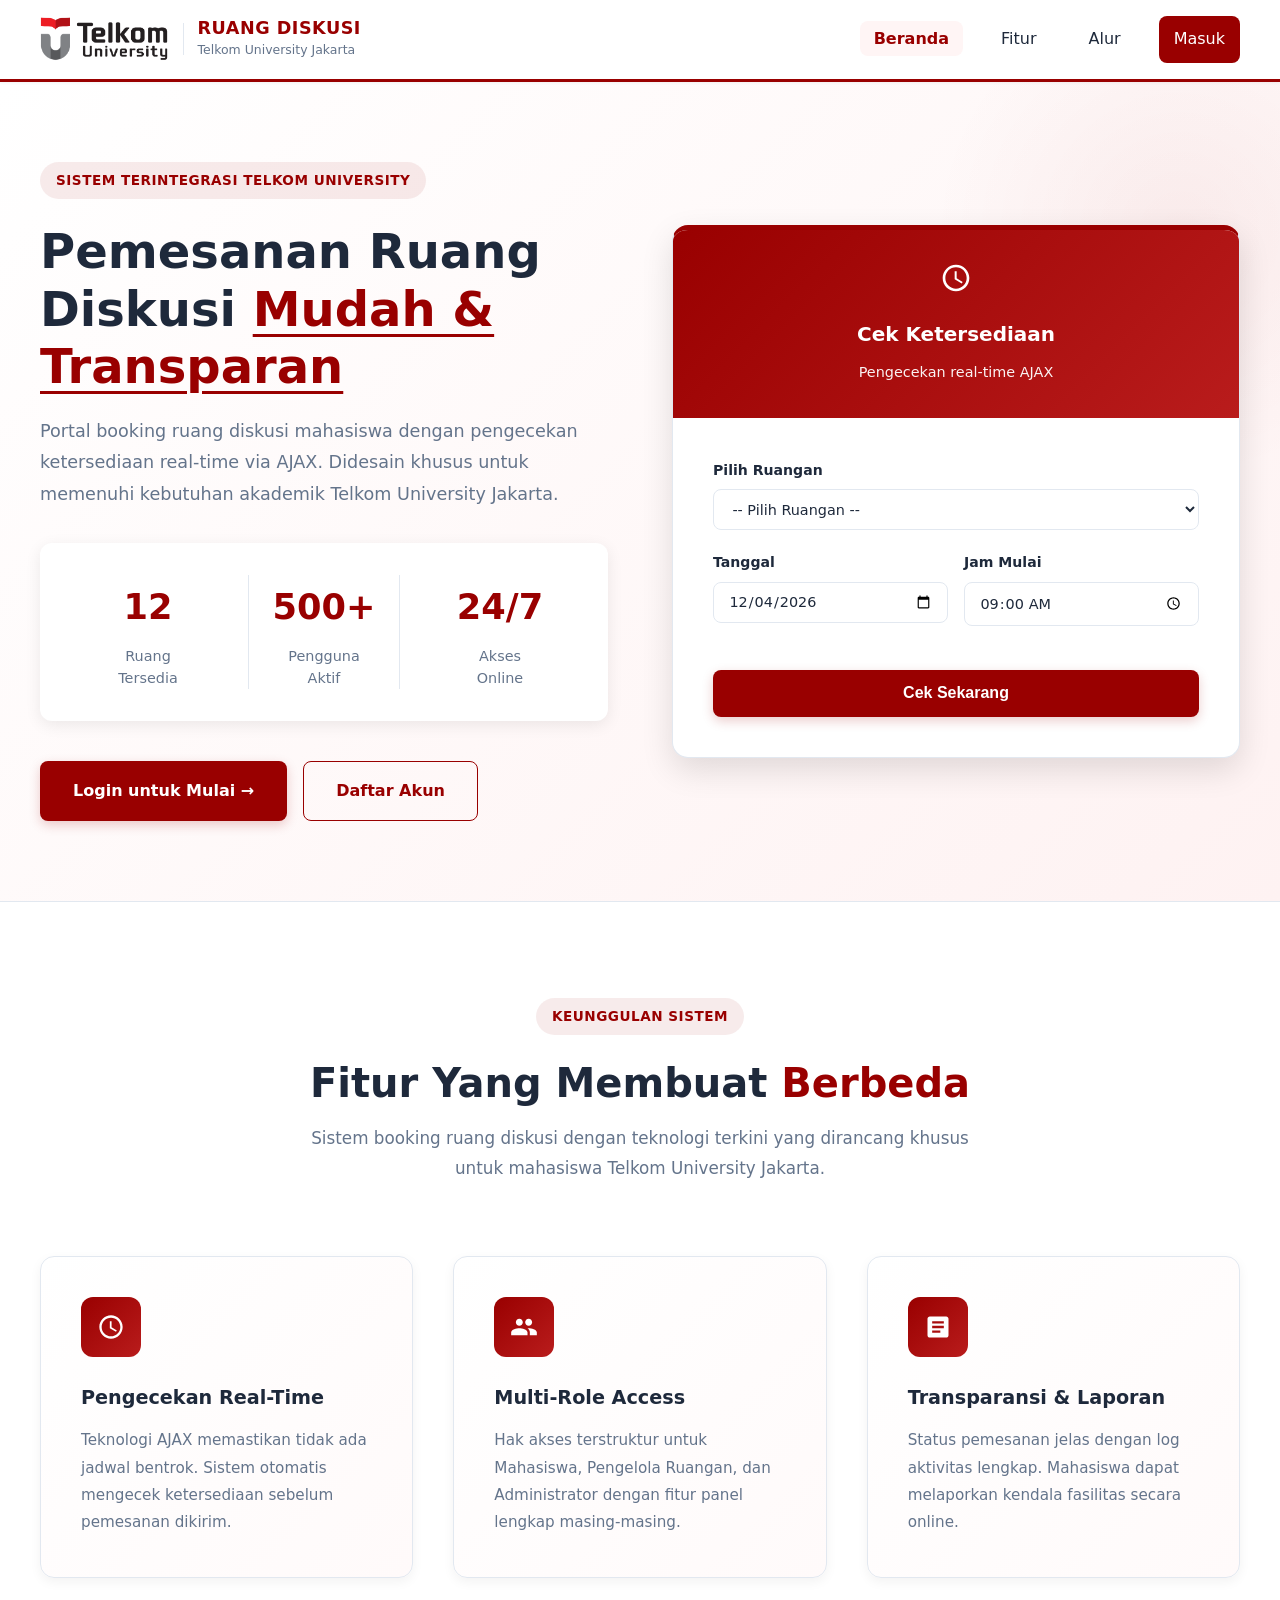
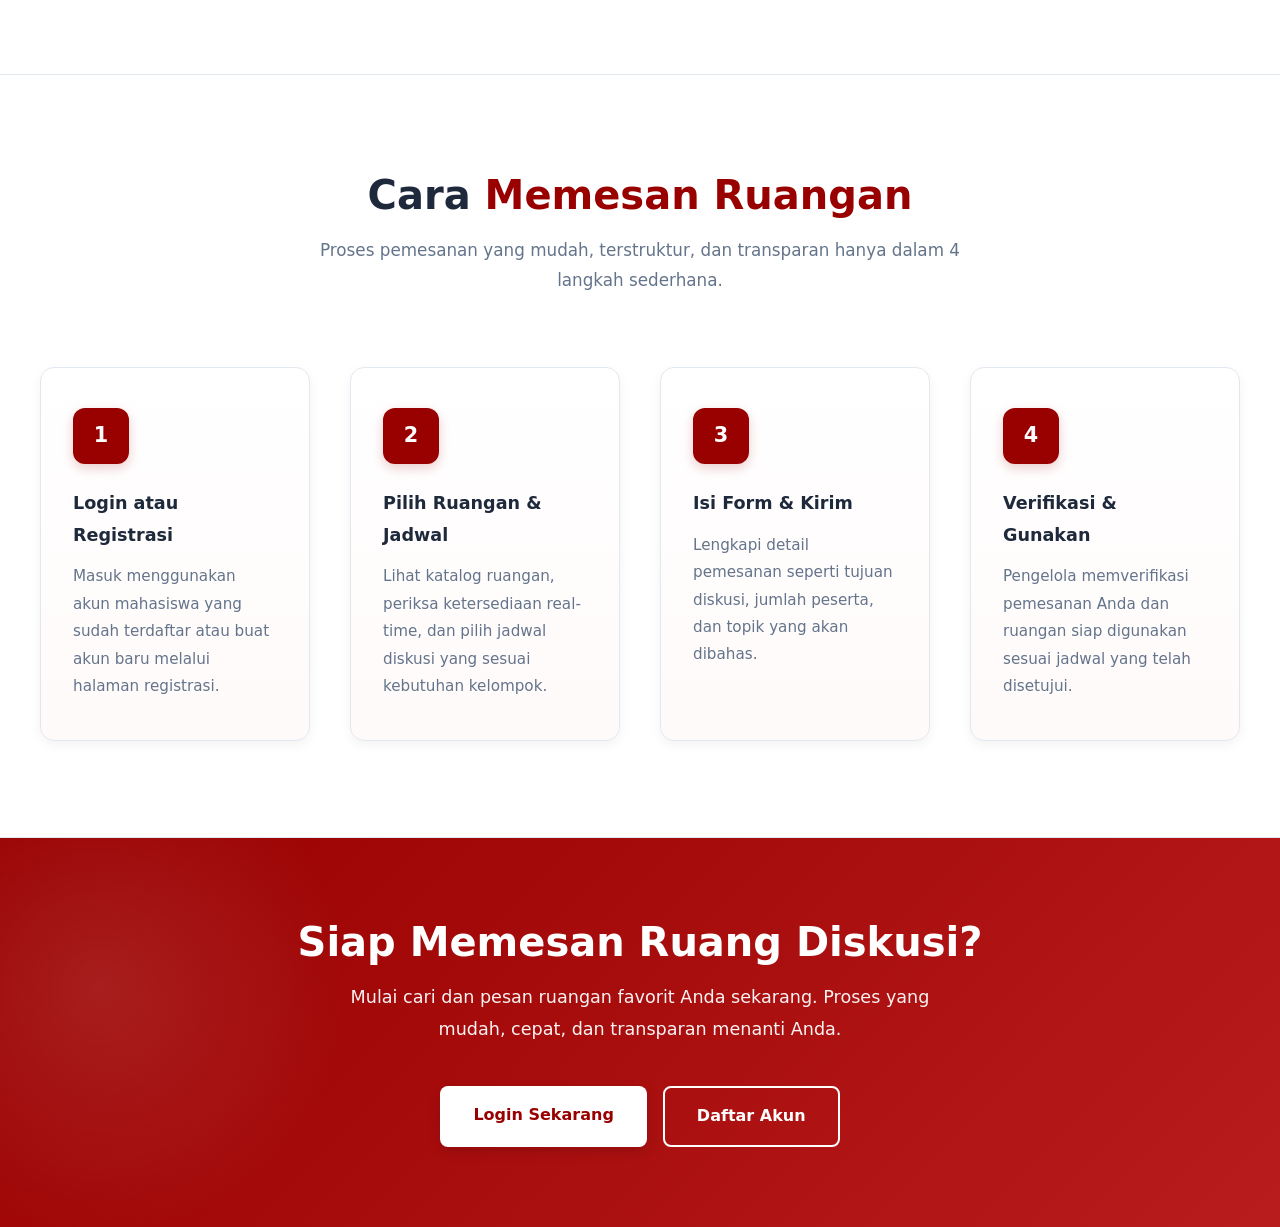
<file: index.html>
<!DOCTYPE html>
<html lang="id">
<head>
  <meta charset="UTF-8">
  <meta name="viewport" content="width=device-width, initial-scale=1.0">
  <title>Aplikasi Pemesanan Ruang Diskusi Mahasiswa - Telkom University</title>
  <link rel="stylesheet" href="assets/css/style.css">
</head>
<body>

  <!-- Navbar Utama -->
  <nav class="main-navbar">
    <div class="navbar-container">
      <a href="index.html" class="brand-logo">
        <img src="assets/img/logo-telkom.png" alt="Logo Telkom University">
        <div class="brand-divider"></div>
        <div class="brand-title">
          <h1>RUANG DISKUSI</h1>
          <span>Telkom University Jakarta</span>
        </div>
      </a>

      <button class="hamburger-btn" id="hamburgerBtn" aria-label="Toggle menu">
        <span></span>
        <span></span>
        <span></span>
      </button>

      <ul class="nav-links" id="navLinks">
        <li><a href="index.html" class="active">Beranda</a></li>
        <li><a href="#fitur">Fitur</a></li>
        <li><a href="#alur">Alur</a></li>
        <li><a href="login.html" class="btn btn-primary btn-sm">Masuk</a></li>
      </ul>
    </div>
  </nav>

  <!-- Hero Section -->
  <section class="hero-section" style="background: linear-gradient(135deg, #ffffff 0%, #fef2f2 100%); padding: 5rem 1.5rem; position: relative; overflow: hidden; border-bottom: 1px solid var(--border-color);">
    <!-- Decorative background -->
    <div style="position: absolute; top: -100px; right: -150px; width: 500px; height: 500px; background: radial-gradient(circle, rgba(153, 0, 0, 0.05) 0%, transparent 70%); border-radius: 50%; pointer-events: none;"></div>
    
    <div style="max-width: 1200px; margin: 0 auto; position: relative; z-index: 2;">
      <div class="hero-grid" style="display: grid; grid-template-columns: 1fr 1fr; gap: 4rem; align-items: center;">
        
        <!-- Hero Text -->
        <div>
          <div style="display: inline-block; background: rgba(153, 0, 0, 0.08); color: var(--color-secondary); font-size: 0.85rem; font-weight: 700; padding: 0.4rem 1rem; border-radius: 20px; margin-bottom: 1.5rem; letter-spacing: 0.5px;">
            SISTEM TERINTEGRASI TELKOM UNIVERSITY
          </div>

          <h1 class="hero-title" style="font-size: clamp(2rem, 4vw, 3rem); color: var(--text-dark); margin-bottom: 1.25rem; line-height: 1.2; font-weight: 800;">
            Pemesanan Ruang Diskusi <span style="color: var(--color-secondary); text-decoration: underline; text-decoration-thickness: 3px; text-underline-offset: 8px;">Mudah & Transparan</span>
          </h1>

          <p style="color: var(--text-muted); font-size: 1.1rem; line-height: 1.8; margin-bottom: 2rem; max-width: 550px;">
            Portal booking ruang diskusi mahasiswa dengan pengecekan ketersediaan real-time via AJAX. Didesain khusus untuk memenuhi kebutuhan akademik Telkom University Jakarta.
          </p>

          <div class="hero-stats" style="display: grid; grid-template-columns: repeat(3, 1fr); gap: 1.5rem; margin-bottom: 2.5rem; padding: 2rem; background: white; border-radius: 12px; box-shadow: 0 4px 16px rgba(0,0,0,0.08);">
            <div style="text-align: center;">
              <div style="font-size: 2.2rem; font-weight: 800; color: var(--color-secondary); margin-bottom: 0.5rem;">12</div>
              <div style="font-size: 0.9rem; color: var(--text-muted); font-weight: 500; line-height: 1.5;">Ruang<br/>Tersedia</div>
            </div>
            <div style="text-align: center; border-left: 1px solid var(--border-color); border-right: 1px solid var(--border-color);">
              <div style="font-size: 2.2rem; font-weight: 800; color: var(--color-secondary); margin-bottom: 0.5rem;">500+</div>
              <div style="font-size: 0.9rem; color: var(--text-muted); font-weight: 500; line-height: 1.5;">Pengguna<br/>Aktif</div>
            </div>
            <div style="text-align: center;">
              <div style="font-size: 2.2rem; font-weight: 800; color: var(--color-secondary); margin-bottom: 0.5rem;">24/7</div>
              <div style="font-size: 0.9rem; color: var(--text-muted); font-weight: 500; line-height: 1.5;">Akses<br/>Online</div>
            </div>
          </div>

          <div class="cta-buttons" style="display: flex; gap: 1rem; flex-wrap: wrap;">
            <a href="login.html" class="btn btn-primary" style="padding: 0.9rem 2rem; font-size: 1rem; font-weight: 600; box-shadow: 0 4px 12px rgba(153, 0, 0, 0.2);">
              Login untuk Mulai →
            </a>
            <a href="daftar.html" class="btn btn-outline" style="padding: 0.9rem 2rem; font-size: 1rem; font-weight: 600;">
              Daftar Akun
            </a>
          </div>
        </div>

        <!-- Hero Form Card -->
        <div class="card" style="box-shadow: 0 12px 32px rgba(0,0,0,0.12); border-top: 5px solid var(--color-secondary); border-radius: 16px; overflow: hidden; background: white;">
          <div style="background: linear-gradient(135deg, var(--color-secondary) 0%, #b91c1c 100%); color: white; padding: 2rem; text-align: center;">
            <svg style="width:32px;height:32px;fill:currentColor;margin:0 auto 0.75rem;" viewBox="0 0 24 24"><path d="M11.99 2C6.47 2 2 6.48 2 12s4.47 10 9.99 10C17.52 22 22 17.52 22 12S17.52 2 11.99 2zM12 20c-4.42 0-8-3.58-8-8s3.58-8 8-8 8 3.58 8 8-3.58 8-8 8zm.5-13H11v6l5.25 3.15.75-1.23-4.5-2.67z"/></svg>
            <h3 style="font-size: 1.25rem; font-weight: 700; margin: 0; color: white;">Cek Ketersediaan</h3>
            <p style="font-size: 0.9rem; margin: 0.5rem 0 0 0; opacity: 0.95;">Pengecekan real-time AJAX</p>
          </div>

          <div style="padding: 2.5rem;">
            <form id="quickCheckForm" onsubmit="event.preventDefault(); handleQuickCheck();">
              <div class="form-group">
                <label class="form-label" style="font-weight: 600;">Pilih Ruangan</label>
                <select class="form-select" id="checkRuangan" required>
                  <option value="">-- Pilih Ruangan --</option>
                  <option value="Ruang Diskusi Alpha 101">Alpha 101 (8 orang)</option>
                  <option value="Ruang Diskusi Beta 202">Beta 202 (12 orang)</option>
                  <option value="Ruang Diskusi Gamma 303">Gamma 303 (6 orang)</option>
                  <option value="Ruang Diskusi Delta 404">Delta 404 (15 orang)</option>
                </select>
              </div>

              <div class="hero-form-grid" style="display: grid; grid-template-columns: 1fr 1fr; gap: 1rem; margin-bottom: 1.5rem;">
                <div class="form-group">
                  <label class="form-label" style="font-weight: 600;">Tanggal</label>
                  <input type="date" class="form-control" id="checkTanggal" required>
                </div>
                <div class="form-group">
                  <label class="form-label" style="font-weight: 600;">Jam Mulai</label>
                  <input type="time" class="form-control" id="checkJamMulai" required value="09:00">
                </div>
              </div>

              <button type="submit" class="btn btn-primary" style="width: 100%; padding: 0.85rem; font-size: 1rem; font-weight: 600; box-shadow: 0 4px 12px rgba(153, 0, 0, 0.2);">
                Cek Sekarang
              </button>
            </form>
            <div id="quickCheckResult" style="margin-top: 1.5rem; display: none;"></div>
          </div>
        </div>

      </div>
    </div>
  </section>

  <!-- Features Section -->
  <section id="fitur" style="padding: 6rem 1.5rem; background: #ffffff;">
    <div style="max-width: 1200px; margin: 0 auto;">
      
      <!-- Section Header -->
      <div style="text-align: center; margin-bottom: 4.5rem; max-width: 700px; margin-left: auto; margin-right: auto;">
        <div style="display: inline-block; background: rgba(153, 0, 0, 0.08); color: var(--color-secondary); font-size: 0.85rem; font-weight: 700; padding: 0.4rem 1rem; border-radius: 20px; margin-bottom: 1.5rem; letter-spacing: 0.5px;">
          KEUNGGULAN SISTEM
        </div>
        <h2 style="font-size: clamp(1.8rem, 4vw, 2.5rem); color: var(--text-dark); margin-bottom: 1rem; line-height: 1.2; font-weight: 800;">
          Fitur Yang Membuat <span style="color: var(--color-secondary);">Berbeda</span>
        </h2>
        <p style="color: var(--text-muted); font-size: 1.05rem; line-height: 1.8; margin: 0;">
          Sistem booking ruang diskusi dengan teknologi terkini yang dirancang khusus untuk mahasiswa Telkom University Jakarta.
        </p>
      </div>

      <!-- Features Grid -->
      <div class="features-grid" style="display: grid; grid-template-columns: repeat(3, 1fr); gap: 2.5rem;">

        <!-- Feature 1 -->
        <div style="padding: 2.5rem; background: linear-gradient(135deg, #ffffff 0%, #fffafa 100%); border: 1px solid var(--border-color); border-radius: 14px; box-shadow: 0 4px 12px rgba(0,0,0,0.05); transition: all 0.3s ease; display: flex; flex-direction: column;">
          <div style="width: 60px; height: 60px; background: linear-gradient(135deg, var(--color-secondary) 0%, #b91c1c 100%); border-radius: 12px; display: flex; align-items: center; justify-content: center; color: white; margin-bottom: 1.5rem; flex-shrink: 0;">
            <svg style="width:28px;height:28px;fill:currentColor;" viewBox="0 0 24 24"><path d="M11.99 2C6.47 2 2 6.48 2 12s4.47 10 9.99 10C17.52 22 22 17.52 22 12S17.52 2 11.99 2zM12 20c-4.42 0-8-3.58-8-8s3.58-8 8-8 8 3.58 8 8-3.58 8-8 8zm.5-13H11v6l5.25 3.15.75-1.23-4.5-2.67z"/></svg>
          </div>
          <h3 style="font-size: 1.2rem; font-weight: 800; margin: 0 0 0.75rem 0; color: var(--text-dark);">Pengecekan Real-Time</h3>
          <p style="color: var(--text-muted); font-size: 0.95rem; line-height: 1.8; margin: 0; flex-grow: 1;">
            Teknologi AJAX memastikan tidak ada jadwal bentrok. Sistem otomatis mengecek ketersediaan sebelum pemesanan dikirim.
          </p>
        </div>

        <!-- Feature 2 -->
        <div style="padding: 2.5rem; background: linear-gradient(135deg, #ffffff 0%, #fffafa 100%); border: 1px solid var(--border-color); border-radius: 14px; box-shadow: 0 4px 12px rgba(0,0,0,0.05); transition: all 0.3s ease; display: flex; flex-direction: column;">
          <div style="width: 60px; height: 60px; background: linear-gradient(135deg, var(--color-secondary) 0%, #b91c1c 100%); border-radius: 12px; display: flex; align-items: center; justify-content: center; color: white; margin-bottom: 1.5rem; flex-shrink: 0;">
            <svg style="width:28px;height:28px;fill:currentColor;" viewBox="0 0 24 24"><path d="M16 11c1.66 0 2.99-1.34 2.99-3S17.66 5 16 5c-1.66 0-3 1.34-3 3s1.34 3 3 3zm-8 0c1.66 0 2.99-1.34 2.99-3S9.66 5 8 5C6.34 5 5 6.34 5 8s1.34 3 3 3zm0 2c-2.33 0-7 1.17-7 3.5V19h14v-2.5c0-2.33-4.67-3.5-7-3.5zm8 0c-.29 0-.62.02-.97.05 1.16.84 1.97 1.97 1.97 3.45V19h6v-2.5c0-2.33-4.67-3.5-7-3.5z"/></svg>
          </div>
          <h3 style="font-size: 1.2rem; font-weight: 800; margin: 0 0 0.75rem 0; color: var(--text-dark);">Multi-Role Access</h3>
          <p style="color: var(--text-muted); font-size: 0.95rem; line-height: 1.8; margin: 0; flex-grow: 1;">
            Hak akses terstruktur untuk Mahasiswa, Pengelola Ruangan, dan Administrator dengan fitur panel lengkap masing-masing.
          </p>
        </div>

        <!-- Feature 3 -->
        <div style="padding: 2.5rem; background: linear-gradient(135deg, #ffffff 0%, #fffafa 100%); border: 1px solid var(--border-color); border-radius: 14px; box-shadow: 0 4px 12px rgba(0,0,0,0.05); transition: all 0.3s ease; display: flex; flex-direction: column;">
          <div style="width: 60px; height: 60px; background: linear-gradient(135deg, var(--color-secondary) 0%, #b91c1c 100%); border-radius: 12px; display: flex; align-items: center; justify-content: center; color: white; margin-bottom: 1.5rem; flex-shrink: 0;">
            <svg style="width:28px;height:28px;fill:currentColor;" viewBox="0 0 24 24"><path d="M19 3H5c-1.1 0-2 .9-2 2v14c0 1.1.9 2 2 2h14c1.1 0 2-.9 2-2V5c0-1.1-.9-2-2-2zm-5 14H7v-2h7v2zm3-4H7v-2h10v2zm0-4H7V7h10v2z"/></svg>
          </div>
          <h3 style="font-size: 1.2rem; font-weight: 800; margin: 0 0 0.75rem 0; color: var(--text-dark);">Transparansi & Laporan</h3>
          <p style="color: var(--text-muted); font-size: 0.95rem; line-height: 1.8; margin: 0; flex-grow: 1;">
            Status pemesanan jelas dengan log aktivitas lengkap. Mahasiswa dapat melaporkan kendala fasilitas secara online.
          </p>
        </div>

      </div>
    </div>
  </section>

  <!-- Process Section -->
  <section id="alur" style="padding: 6rem 1.5rem; background: #ffffff; border-top: 1px solid var(--border-color); border-bottom: 1px solid var(--border-color);">
    <div style="max-width: 1200px; margin: 0 auto;">
      
      <!-- Section Header -->
      <div style="text-align: center; margin-bottom: 4.5rem; max-width: 700px; margin-left: auto; margin-right: auto;">
        <h2 style="font-size: clamp(1.8rem, 4vw, 2.5rem); color: var(--text-dark); margin-bottom: 1rem; line-height: 1.2; font-weight: 800;">
          Cara <span style="color: var(--color-secondary);">Memesan Ruangan</span>
        </h2>
        <p style="color: var(--text-muted); font-size: 1.05rem; line-height: 1.8; margin: 0;">
          Proses pemesanan yang mudah, terstruktur, dan transparan hanya dalam 4 langkah sederhana.
        </p>
      </div>

      <!-- Process Steps -->
      <div class="process-grid" style="display: grid; grid-template-columns: repeat(auto-fit, minmax(260px, 1fr)); gap: 2.5rem;">

        <!-- Step 1 -->
        <div style="padding: 2.5rem 2rem; background: linear-gradient(180deg, #ffffff 0%, #fffafa 100%); border: 1px solid var(--border-color); border-radius: 14px; box-shadow: 0 4px 12px rgba(0,0,0,0.05); display: flex; flex-direction: column;">
          <div style="width: 56px; height: 56px; background: var(--color-secondary); color: white; font-weight: 800; border-radius: 12px; display: flex; align-items: center; justify-content: center; font-size: 1.3rem; margin-bottom: 1.5rem; box-shadow: 0 4px 12px rgba(153, 0, 0, 0.2);">
            1
          </div>
          <h3 style="font-size: 1.1rem; font-weight: 800; margin: 0 0 0.75rem 0; color: var(--text-dark);">Login atau Registrasi</h3>
          <p style="color: var(--text-muted); font-size: 0.95rem; line-height: 1.8; margin: 0;">
            Masuk menggunakan akun mahasiswa yang sudah terdaftar atau buat akun baru melalui halaman registrasi.
          </p>
        </div>

        <!-- Step 2 -->
        <div style="padding: 2.5rem 2rem; background: linear-gradient(180deg, #ffffff 0%, #fffafa 100%); border: 1px solid var(--border-color); border-radius: 14px; box-shadow: 0 4px 12px rgba(0,0,0,0.05); display: flex; flex-direction: column;">
          <div style="width: 56px; height: 56px; background: var(--color-secondary); color: white; font-weight: 800; border-radius: 12px; display: flex; align-items: center; justify-content: center; font-size: 1.3rem; margin-bottom: 1.5rem; box-shadow: 0 4px 12px rgba(153, 0, 0, 0.2);">
            2
          </div>
          <h3 style="font-size: 1.1rem; font-weight: 800; margin: 0 0 0.75rem 0; color: var(--text-dark);">Pilih Ruangan & Jadwal</h3>
          <p style="color: var(--text-muted); font-size: 0.95rem; line-height: 1.8; margin: 0;">
            Lihat katalog ruangan, periksa ketersediaan real-time, dan pilih jadwal diskusi yang sesuai kebutuhan kelompok.
          </p>
        </div>

        <!-- Step 3 -->
        <div style="padding: 2.5rem 2rem; background: linear-gradient(180deg, #ffffff 0%, #fffafa 100%); border: 1px solid var(--border-color); border-radius: 14px; box-shadow: 0 4px 12px rgba(0,0,0,0.05); display: flex; flex-direction: column;">
          <div style="width: 56px; height: 56px; background: var(--color-secondary); color: white; font-weight: 800; border-radius: 12px; display: flex; align-items: center; justify-content: center; font-size: 1.3rem; margin-bottom: 1.5rem; box-shadow: 0 4px 12px rgba(153, 0, 0, 0.2);">
            3
          </div>
          <h3 style="font-size: 1.1rem; font-weight: 800; margin: 0 0 0.75rem 0; color: var(--text-dark);">Isi Form & Kirim</h3>
          <p style="color: var(--text-muted); font-size: 0.95rem; line-height: 1.8; margin: 0;">
            Lengkapi detail pemesanan seperti tujuan diskusi, jumlah peserta, dan topik yang akan dibahas.
          </p>
        </div>

        <!-- Step 4 -->
        <div style="padding: 2.5rem 2rem; background: linear-gradient(180deg, #ffffff 0%, #fffafa 100%); border: 1px solid var(--border-color); border-radius: 14px; box-shadow: 0 4px 12px rgba(0,0,0,0.05); display: flex; flex-direction: column;">
          <div style="width: 56px; height: 56px; background: var(--color-secondary); color: white; font-weight: 800; border-radius: 12px; display: flex; align-items: center; justify-content: center; font-size: 1.3rem; margin-bottom: 1.5rem; box-shadow: 0 4px 12px rgba(153, 0, 0, 0.2);">
            4
          </div>
          <h3 style="font-size: 1.1rem; font-weight: 800; margin: 0 0 0.75rem 0; color: var(--text-dark);">Verifikasi & Gunakan</h3>
          <p style="color: var(--text-muted); font-size: 0.95rem; line-height: 1.8; margin: 0;">
            Pengelola memverifikasi pemesanan Anda dan ruangan siap digunakan sesuai jadwal yang telah disetujui.
          </p>
        </div>

      </div>
    </div>
  </section>

  <!-- CTA Section -->
  <section style="padding: 5rem 1.5rem; background: linear-gradient(135deg, var(--color-secondary) 0%, #b91c1c 100%); position: relative; overflow: hidden;">
    <!-- Decorative background -->
    <div style="position: absolute; top: -100px; left: -150px; width: 500px; height: 500px; background: radial-gradient(circle, rgba(255, 255, 255, 0.1) 0%, transparent 70%); border-radius: 50%; pointer-events: none;"></div>
    
    <div style="max-width: 1000px; margin: 0 auto; text-align: center; position: relative; z-index: 2;">
      <h2 style="font-size: clamp(1.8rem, 4vw, 2.5rem); color: white; margin-bottom: 1rem; line-height: 1.2; font-weight: 800;">
        Siap Memesan Ruang Diskusi?
      </h2>
      <p style="color: rgba(255, 255, 255, 0.95); font-size: 1.1rem; line-height: 1.8; margin: 0 0 2.5rem 0; max-width: 600px; margin-left: auto; margin-right: auto;">
        Mulai cari dan pesan ruangan favorit Anda sekarang. Proses yang mudah, cepat, dan transparan menanti Anda.
      </p>
      <div style="display: flex; gap: 1rem; flex-wrap: wrap; justify-content: center;">
        <a href="login.html" class="btn" style="background: white; color: var(--color-secondary); padding: 0.9rem 2rem; font-size: 1rem; font-weight: 600; border-radius: 8px; text-decoration: none; transition: all 0.3s ease; box-shadow: 0 4px 12px rgba(0,0,0,0.15); display: inline-block;">
          Login Sekarang
        </a>
        <a href="daftar.html" class="btn" style="background: transparent; color: white; border: 2px solid white; padding: 0.9rem 2rem; font-size: 1rem; font-weight: 600; border-radius: 8px; text-decoration: none; transition: all 0.3s ease; display: inline-block;">
          Daftar Akun
        </a>
      </div>
    </div>
  </section>

  <!-- Main JavaScript -->
  <script src="assets/js/main.js"></script>
  <script>
    // Set today's date
    document.getElementById('checkTanggal').value = new Date().toISOString().split('T')[0];

    async function handleQuickCheck() {
      const ruangan = document.getElementById('checkRuangan').value;
      const tanggal = document.getElementById('checkTanggal').value;
      const jamMulai = document.getElementById('checkJamMulai').value;
      const resultDiv = document.getElementById('quickCheckResult');

      if (!ruangan || !tanggal || !jamMulai) return;

      resultDiv.style.display = 'block';
      resultDiv.innerHTML = '<div style="text-align: center; color: var(--text-muted);">Mengecek ketersediaan...</div>';

      // Simulasi delay AJAX
      await new Promise(r => setTimeout(r, 800));

      // Simulasi cek ketersediaan
      const isAvailable = Math.random() > 0.3;
      
      if (isAvailable) {
        resultDiv.innerHTML = `
          <div style="padding: 1.25rem; background: #dcfce7; border: 1px solid #86efac; border-radius: 8px;">
            <div style="color: #15803d; font-weight: 600; margin-bottom: 0.5rem;">✓ Ruangan Tersedia</div>
            <p style="color: #166534; font-size: 0.9rem; margin: 0; line-height: 1.6;">
              ${ruangan} tersedia pada ${tanggal} pukul ${jamMulai}. Silakan lanjutkan ke form pemesanan lengkap.
            </p>
          </div>
        `;
      } else {
        resultDiv.innerHTML = `
          <div style="padding: 1.25rem; background: #fee2e2; border: 1px solid #fca5a5; border-radius: 8px;">
            <div style="color: #991b1b; font-weight: 600; margin-bottom: 0.5rem;">✗ Ruangan Tidak Tersedia</div>
            <p style="color: #7f1d1d; font-size: 0.9rem; margin: 0; line-height: 1.6;">
              Maaf, ${ruangan} telah dipesan pada waktu tersebut. Silakan pilih jadwal atau ruangan lain.
            </p>
          </div>
        `;
      }
    }
  </script>

</body>
</html>
</file>
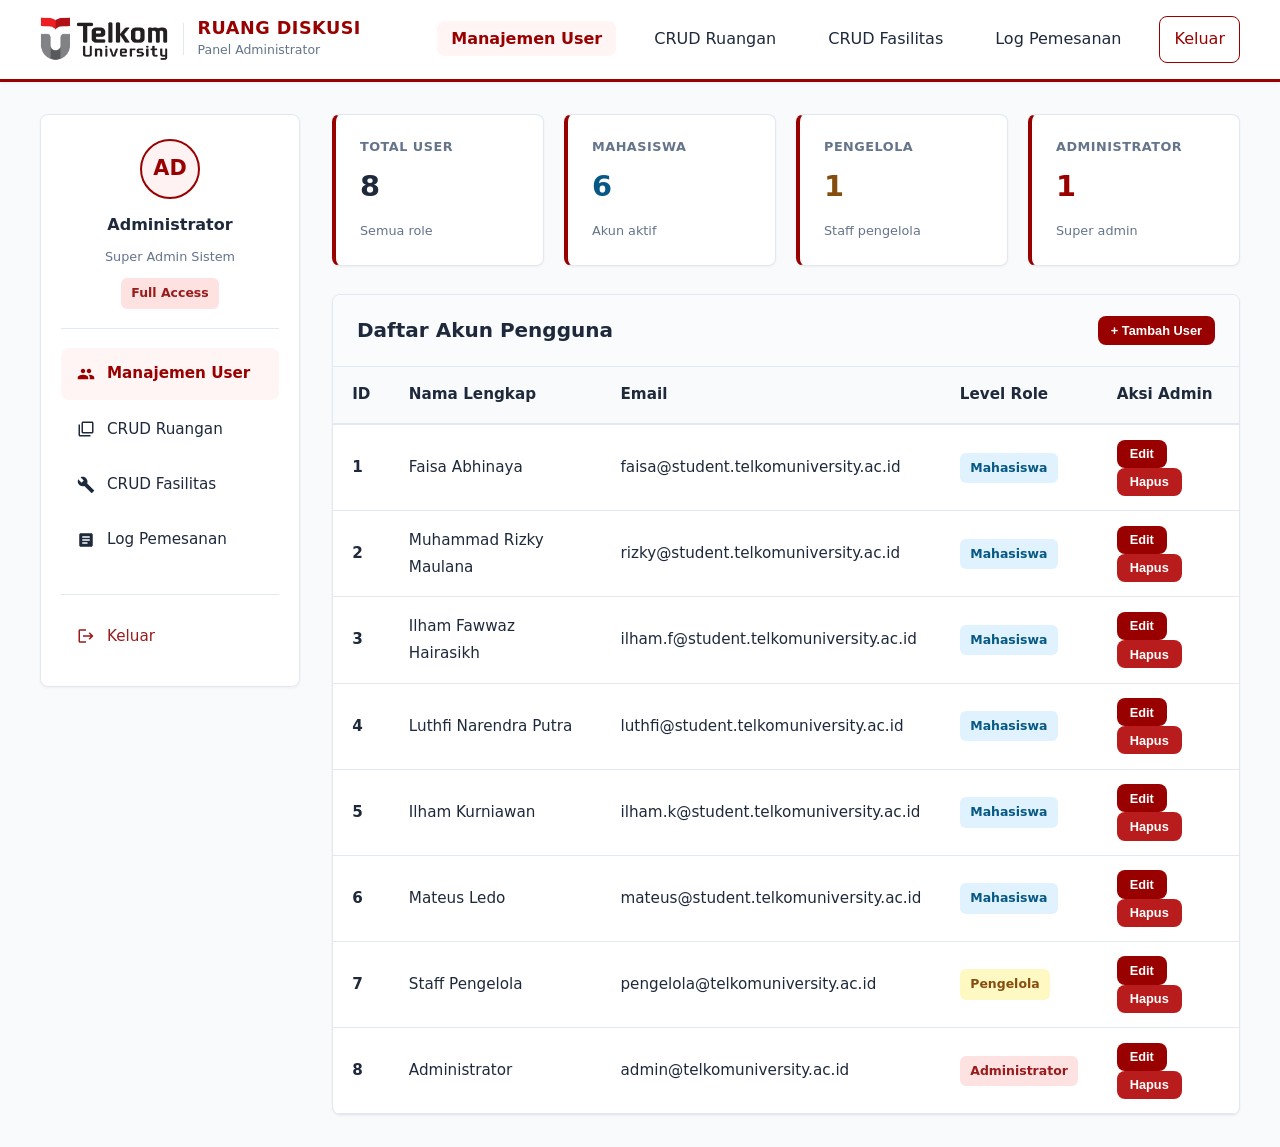
<file: admin/index.html>
<!DOCTYPE html>
<html lang="id">
<head>
  <meta charset="UTF-8">
  <meta name="viewport" content="width=device-width, initial-scale=1.0">
  <title>Manajemen User - Panel Administrator</title>
  <link rel="stylesheet" href="../assets/css/style.css">
</head>
<body>

  <!-- Navbar Utama -->
  <nav class="main-navbar">
    <div class="navbar-container">
      <a href="../index.html" class="brand-logo">
        <img src="../assets/img/logo-telkom.png" alt="Logo Telkom University">
        <div class="brand-divider"></div>
        <div class="brand-title">
          <h1>RUANG DISKUSI</h1>
          <span>Panel Administrator</span>
        </div>
      </a>

      <button class="hamburger-btn" id="hamburgerBtn" aria-label="Toggle menu">
        <span></span>
        <span></span>
        <span></span>
      </button>

      <ul class="nav-links" id="navLinks">
        <li><a href="index.html" class="active">Manajemen User</a></li>
        <li><a href="ruangan.html">CRUD Ruangan</a></li>
        <li><a href="fasilitas.html">CRUD Fasilitas</a></li>
        <li><a href="log.html">Log Pemesanan</a></li>
        <li><a href="../index.html" class="btn btn-outline btn-sm">Keluar</a></li>
      </ul>
    </div>
  </nav>

  <div class="main-wrapper">
    <div class="dashboard-grid">
      
      <!-- Sidebar Admin -->
      <aside class="sidebar">
        <div class="sidebar-profile">
          <div class="profile-avatar" style="background-color: #fef2f2; color: var(--color-secondary);">AD</div>
          <h3 style="font-size: 1rem; font-weight: 700; margin-bottom: 2px;">Administrator</h3>
          <span style="font-size: 0.8rem; color: var(--text-muted);">Super Admin Sistem</span>
          <div style="margin-top: 8px;">
            <span class="badge badge-danger">Full Access</span>
          </div>
        </div>

        <ul class="sidebar-menu">
          <li>
            <a href="index.html" class="active">
              <svg viewBox="0 0 24 24"><path d="M16 11c1.66 0 2.99-1.34 2.99-3S17.66 5 16 5c-1.66 0-3 1.34-3 3s1.34 3 3 3zm-8 0c1.66 0 2.99-1.34 2.99-3S9.66 5 8 5C6.34 5 5 6.34 5 8s1.34 3 3 3zm0 2c-2.33 0-7 1.17-7 3.5V19h14v-2.5c0-2.33-4.67-3.5-7-3.5zm8 0c-.29 0-.62.02-.97.05 1.16.84 1.97 1.97 1.97 3.45V19h6v-2.5c0-2.33-4.67-3.5-7-3.5z"/></svg>
              Manajemen User
            </a>
          </li>
          <li>
            <a href="ruangan.html">
              <svg viewBox="0 0 24 24"><path d="M4 6H2v14c0 1.1.9 2 2 2h14v-2H4V6zm16-4H8c-1.1 0-2 .9-2 2v12c0 1.1.9 2 2 2h12c1.1 0 2-.9 2-2V4c0-1.1-.9-2-2-2zm0 14H8V4h12v12z"/></svg>
              CRUD Ruangan
            </a>
          </li>
          <li>
            <a href="fasilitas.html">
              <svg viewBox="0 0 24 24"><path d="M22.7 19l-9.1-9.1c.9-2.3.4-5-1.5-6.9-2-2-5-2.4-7.4-1.3L9 6 6 9 1.6 4.3C.5 6.7.9 9.7 2.9 11.7c1.9 1.9 4.6 2.4 6.9 1.5l9.1 9.1c.4.4 1 .4 1.4 0l2.3-2.3c.5-.4.5-1.1.1-1.4z"/></svg>
              CRUD Fasilitas
            </a>
          </li>
          <li>
            <a href="log.html">
              <svg viewBox="0 0 24 24"><path d="M19 3H5c-1.1 0-2 .9-2 2v14c0 1.1.9 2 2 2h14c1.1 0 2-.9 2-2V5c0-1.1-.9-2-2-2zm-5 14H7v-2h7v2zm3-4H7v-2h10v2zm0-4H7V7h10v2z"/></svg>
              Log Pemesanan
            </a>
          </li>
          <li style="margin-top: 1.5rem; border-top: 1px solid var(--border-color); padding-top: 1rem;">
            <a href="../index.html" style="color: var(--status-danger-text);">
              <svg viewBox="0 0 24 24"><path d="M17 7l-1.41 1.41L18.17 11H8v2h10.17l-2.58 2.58L17 17l5-5zM4 5h8V3H4c-1.1 0-2 .9-2 2v14c0 1.1.9 2 2 2h8v-2H4V5z"/></svg>
              Keluar
            </a>
          </li>
        </ul>
      </aside>

      <!-- Main Content Area -->
      <main class="content-area">
        
        <!-- Stats Summary -->
        <div class="stats-grid">
          <div class="stat-card">
            <div class="stat-title">Total User</div>
            <div class="stat-value" id="totalUsers">8</div>
            <span style="font-size: 0.8rem; color: var(--text-muted);">Semua role</span>
          </div>

          <div class="stat-card">
            <div class="stat-title">Mahasiswa</div>
            <div class="stat-value" style="color: #075985;" id="totalMahasiswa">6</div>
            <span style="font-size: 0.8rem; color: var(--text-muted);">Akun aktif</span>
          </div>

          <div class="stat-card">
            <div class="stat-title">Pengelola</div>
            <div class="stat-value" style="color: #854d0e;" id="totalPengelola">1</div>
            <span style="font-size: 0.8rem; color: var(--text-muted);">Staff pengelola</span>
          </div>

          <div class="stat-card">
            <div class="stat-title">Administrator</div>
            <div class="stat-value" style="color: var(--color-secondary);" id="totalAdmin">1</div>
            <span style="font-size: 0.8rem; color: var(--text-muted);">Super admin</span>
          </div>
        </div>

        <!-- User Table -->
        <div class="card">
          <div class="card-header">
            <h3 class="card-title">Daftar Akun Pengguna</h3>
            <button class="btn btn-primary btn-sm" onclick="openAddUserModal()">+ Tambah User</button>
          </div>
          <div class="card-body" style="padding: 0;">
            <div class="table-responsive">
              <table class="table">
                <thead>
                  <tr>
                    <th>ID</th>
                    <th>Nama Lengkap</th>
                    <th>Email</th>
                    <th>Level Role</th>
                    <th>Aksi Admin</th>
                  </tr>
                </thead>
                <tbody id="userTableBody">
                  <!-- Data populated by JS -->
                </tbody>
              </table>
            </div>
          </div>
        </div>

      </main>
    </div>
  </div>

  <!-- Modal Tambah/Edit User -->
  <div class="modal-backdrop" id="userModal">
    <div class="modal-card">
      <div class="modal-header">
        <h3 id="modalTitle">Tambah User Baru</h3>
        <button class="modal-close" onclick="closeUserModal()">&times;</button>
      </div>
      <div class="modal-body">
        <form id="userForm">
          <input type="hidden" id="userId">
          


          <div class="form-group">
            <label class="form-label">Nama Lengkap</label>
            <input type="text" class="form-control" id="userName" required>
          </div>

          <div class="form-group">
            <label class="form-label">Email</label>
            <input type="email" class="form-control" id="userEmail" required>
          </div>

          <div class="form-group">
            <label class="form-label">Level Role</label>
            <select class="form-select" id="userRole" required>
              <option value="">Pilih Role</option>
              <option value="Mahasiswa">Mahasiswa</option>
              <option value="Pengelola">Pengelola</option>
              <option value="Administrator">Administrator</option>
            </select>
          </div>

          <div class="form-group">
            <label class="form-label">Password</label>
            <input type="password" class="form-control" id="userPassword" placeholder="Kosongkan jika tidak ingin mengubah">
          </div>
        </form>
      </div>
      <div class="modal-footer">
        <button class="btn btn-secondary btn-sm" onclick="closeUserModal()">Batal</button>
        <button class="btn btn-primary btn-sm" onclick="saveUser()">Simpan</button>
      </div>
    </div>
  </div>

  <!-- Modal Konfirmasi Hapus -->
  <div class="modal-backdrop" id="deleteModal">
    <div class="modal-card">
      <div class="modal-header" style="background-color: var(--status-danger-bg);">
        <h3 style="color: var(--status-danger-text);">Konfirmasi Hapus</h3>
        <button class="modal-close" onclick="closeDeleteModal()">&times;</button>
      </div>
      <div class="modal-body">
        <p>Yakin ingin menghapus user "<strong id="deleteItemName"></strong>"?</p>
        <p style="font-size: 0.85rem; color: var(--text-muted);">Data yang dihapus tidak dapat dikembalikan.</p>
      </div>
      <div class="modal-footer">
        <button class="btn btn-secondary btn-sm" onclick="closeDeleteModal()">Batal</button>
        <button class="btn btn-danger btn-sm" onclick="confirmDelete()">Hapus</button>
      </div>
    </div>
  </div>

  <script src="../assets/js/main.js"></script>
  <script>
    // Mock data users
    let users = [
      { id: 1, name: 'Faisa Abhinaya', email: 'faisa@student.telkomuniversity.ac.id', role: 'Mahasiswa' },
      { id: 2, name: 'Muhammad Rizky Maulana', email: 'rizky@student.telkomuniversity.ac.id', role: 'Mahasiswa' },
      { id: 3, name: 'Ilham Fawwaz Hairasikh', email: 'ilham.f@student.telkomuniversity.ac.id', role: 'Mahasiswa' },
      { id: 4, name: 'Luthfi Narendra Putra', email: 'luthfi@student.telkomuniversity.ac.id', role: 'Mahasiswa' },
      { id: 5, name: 'Ilham Kurniawan', email: 'ilham.k@student.telkomuniversity.ac.id', role: 'Mahasiswa' },
      { id: 6, name: 'Mateus Ledo', email: 'mateus@student.telkomuniversity.ac.id', role: 'Mahasiswa' },
      { id: 7, name: 'Staff Pengelola', email: 'pengelola@telkomuniversity.ac.id', role: 'Pengelola' },
      { id: 8, name: 'Administrator', email: 'admin@telkomuniversity.ac.id', role: 'Administrator' }
    ];

    let editingId = null;
    let deletingId = null;

    function updateStats() {
      document.getElementById('totalUsers').textContent = users.length;
      document.getElementById('totalMahasiswa').textContent = users.filter(u => u.role === 'Mahasiswa').length;
      document.getElementById('totalPengelola').textContent = users.filter(u => u.role === 'Pengelola').length;
      document.getElementById('totalAdmin').textContent = users.filter(u => u.role === 'Administrator').length;
    }

    function renderTable() {
      const tbody = document.getElementById('userTableBody');
      const roleColors = {
        'Mahasiswa': 'badge-info',
        'Pengelola': 'badge-warning',
        'Administrator': 'badge-danger'
      };

      tbody.innerHTML = users.map(u => `
        <tr>
          <td><strong>${u.id}</strong></td>
          <td>${u.name}</td>
          <td>${u.email}</td>
          <td><span class="badge ${roleColors[u.role]}">${u.role}</span></td>
          <td>
            <button class="btn btn-primary btn-sm" onclick="editUser(${u.id})">Edit</button>
            <button class="btn btn-danger btn-sm" onclick="deleteUser(${u.id})">Hapus</button>
          </td>
        </tr>
      `).join('');

      updateStats();
    }

    function openAddUserModal() {
      editingId = null;
      document.getElementById('modalTitle').textContent = 'Tambah User Baru';
      document.getElementById('userForm').reset();
      document.getElementById('userPassword').placeholder = 'Masukkan password';
      document.getElementById('userModal').classList.add('show');
    }

    function editUser(id) {
      const user = users.find(u => u.id === id);
      if (!user) return;

      editingId = id;
      document.getElementById('modalTitle').textContent = 'Edit User';
      document.getElementById('userName').value = user.name;
      document.getElementById('userEmail').value = user.email;
      document.getElementById('userRole').value = user.role;
      document.getElementById('userPassword').value = '';
      document.getElementById('userPassword').placeholder = 'Kosongkan jika tidak ingin mengubah';
      document.getElementById('userModal').classList.add('show');
    }

    function saveUser() {
      const name = document.getElementById('userName').value.trim();
      const email = document.getElementById('userEmail').value.trim();
      const role = document.getElementById('userRole').value;

      if (!name || !email || !role) {
        showToast('Mohon lengkapi semua field', 'warning');
        return;
      }

      if (editingId) {
        const user = users.find(u => u.id === editingId);
        user.name = name;
        user.email = email;
        user.role = role;
        showToast('User berhasil diupdate', 'success');
      } else {
        const newId = Math.max(...users.map(u => u.id)) + 1;
        users.push({ id: newId, name, email, role });
        showToast('User baru berhasil ditambahkan', 'success');
      }

      closeUserModal();
      renderTable();
    }

    function deleteUser(id) {
      const user = users.find(u => u.id === id);
      if (!user) return;

      deletingId = id;
      document.getElementById('deleteItemName').textContent = user.name;
      document.getElementById('deleteModal').classList.add('show');
    }

    function confirmDelete() {
      users = users.filter(u => u.id !== deletingId);
      showToast('User berhasil dihapus', 'success');
      closeDeleteModal();
      renderTable();
    }

    function closeUserModal() {
      document.getElementById('userModal').classList.remove('show');
    }

    function closeDeleteModal() {
      document.getElementById('deleteModal').classList.remove('show');
    }

    // Initial render
    renderTable();
  </script>
</body>
</html>
</file>
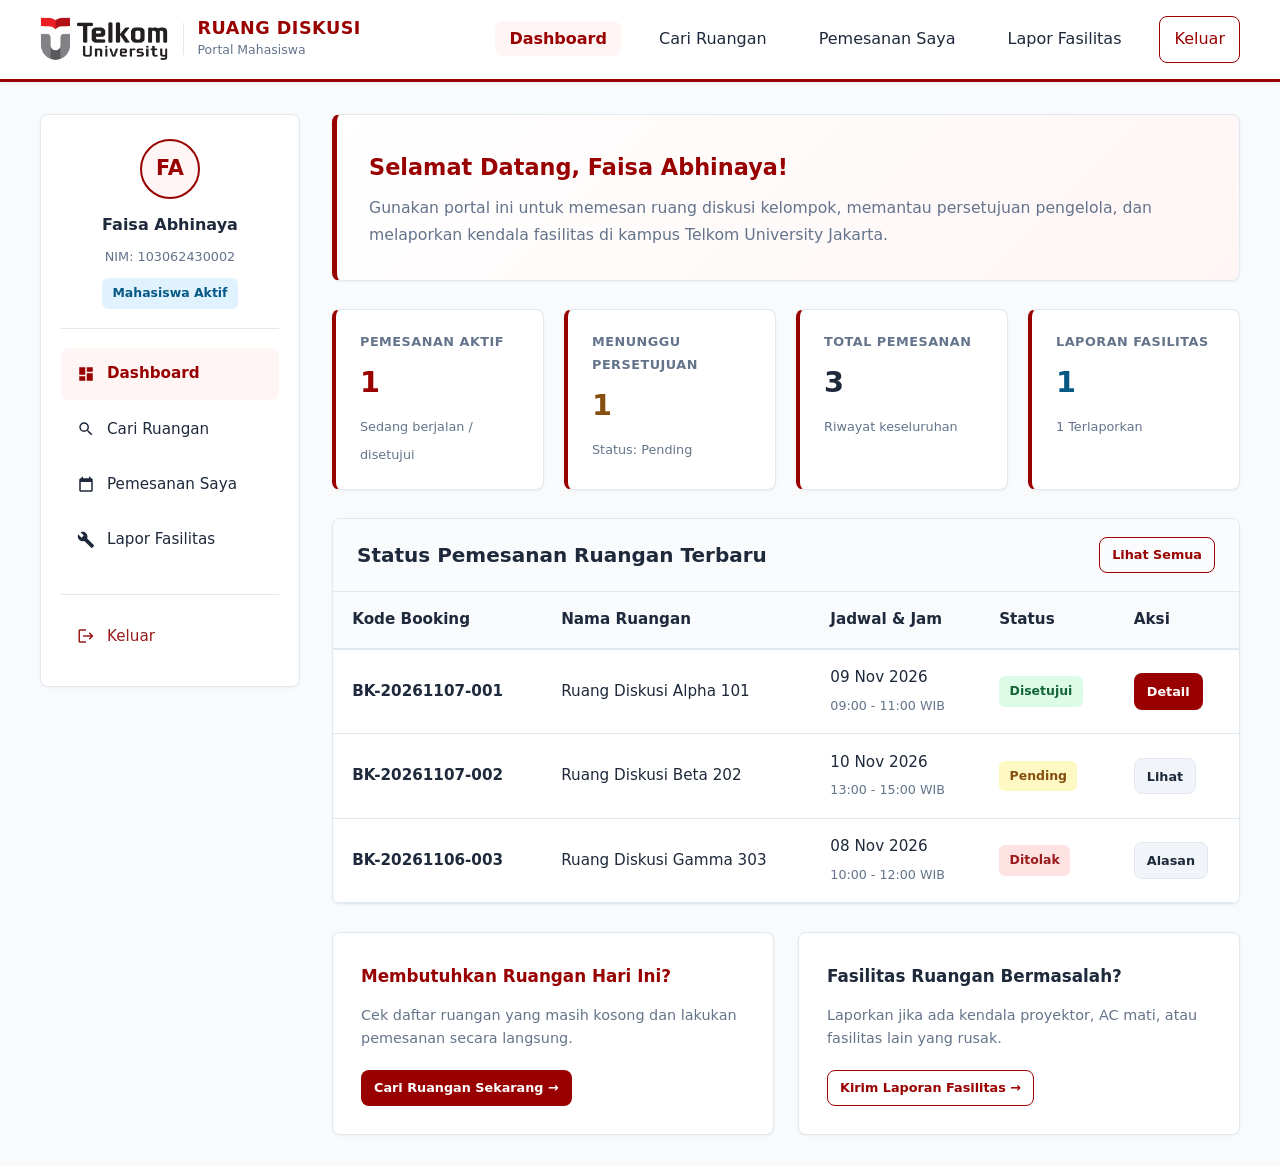
<file: mahasiswa/index.html>
<!DOCTYPE html>
<html lang="id">
<head>
  <meta charset="UTF-8">
  <meta name="viewport" content="width=device-width, initial-scale=1.0">
  <title>Dashboard Mahasiswa - Pemesanan Ruang Diskusi</title>
  <link rel="stylesheet" href="../assets/css/style.css">
</head>
<body>

  <!-- Navbar Utama -->
  <nav class="main-navbar">
    <div class="navbar-container">
      <a href="../index.html" class="brand-logo">
        <img src="../assets/img/logo-telkom.png" alt="Logo Telkom University">
        <div class="brand-divider"></div>
        <div class="brand-title">
          <h1>RUANG DISKUSI</h1>
          <span>Portal Mahasiswa</span>
        </div>
      </a>

      <button class="hamburger-btn" id="hamburgerBtn" aria-label="Toggle menu">
        <span></span>
        <span></span>
        <span></span>
      </button>

      <ul class="nav-links" id="navLinks">
        <li><a href="index.html" class="active">Dashboard</a></li>
        <li><a href="ruangan.html">Cari Ruangan</a></li>
        <li><a href="pemesanan.html">Pemesanan Saya</a></li>
        <li><a href="lapor.html">Lapor Fasilitas</a></li>
        <li><a href="../index.html" class="btn btn-outline btn-sm">Keluar</a></li>
      </ul>
    </div>
  </nav>

  <!-- Content Wrapper -->
  <div class="main-wrapper">
    <div class="dashboard-grid">
      
      <!-- Sidebar Panel -->
      <aside class="sidebar">
        <div class="sidebar-profile">
          <div class="profile-avatar">FA</div>
          <h3 style="font-size: 1rem; font-weight: 700; margin-bottom: 2px;">Faisa Abhinaya</h3>
          <span style="font-size: 0.8rem; color: var(--text-muted);">NIM: 103062430002</span>
          <div style="margin-top: 8px;">
            <span class="badge badge-info">Mahasiswa Aktif</span>
          </div>
        </div>

        <ul class="sidebar-menu">
          <li>
            <a href="index.html" class="active">
              <svg viewBox="0 0 24 24"><path d="M3 13h8V3H3v10zm0 8h8v-6H3v6zm10 0h8V11h-8v10zm0-18v6h8V3h-8z"/></svg>
              Dashboard
            </a>
          </li>
          <li>
            <a href="ruangan.html">
              <svg viewBox="0 0 24 24"><path d="M15.5 14h-.79l-.28-.27A6.471 6.471 0 0 0 16 9.5 6.5 6.5 0 1 0 9.5 16c1.61 0 3.09-.59 4.23-1.57l.27.28v.79l5 4.99L20.49 19l-4.99-5zm-6 0C7.01 14 5 11.99 5 9.5S7.01 5 9.5 5 14 7.01 14 9.5 11.99 14 9.5 14z"/></svg>
              Cari Ruangan
            </a>
          </li>
          <li>
            <a href="pemesanan.html">
              <svg viewBox="0 0 24 24"><path d="M19 3h-1V1h-2v2H8V1H6v2H5c-1.1 0-2 .9-2 2v14c0 1.1.9 2 2 2h14c1.1 0 2-.9 2-2V5c0-1.1-.9-2-2-2zm0 16H5V8h14v11z"/></svg>
              Pemesanan Saya
            </a>
          </li>
          <li>
            <a href="lapor.html">
              <svg viewBox="0 0 24 24"><path d="M22.7 19l-9.1-9.1c.9-2.3.4-5-1.5-6.9-2-2-5-2.4-7.4-1.3L9 6 6 9 1.6 4.3C.5 6.7.9 9.7 2.9 11.7c1.9 1.9 4.6 2.4 6.9 1.5l9.1 9.1c.4.4 1 .4 1.4 0l2.3-2.3c.5-.4.5-1.1.1-1.4z"/></svg>
              Lapor Fasilitas
            </a>
          </li>
          <li style="margin-top: 1.5rem; border-top: 1px solid var(--border-color); padding-top: 1rem;">
            <a href="../index.html" style="color: var(--status-danger-text);">
              <svg viewBox="0 0 24 24"><path d="M17 7l-1.41 1.41L18.17 11H8v2h10.17l-2.58 2.58L17 17l5-5zM4 5h8V3H4c-1.1 0-2 .9-2 2v14c0 1.1.9 2 2 2h8v-2H4V5z"/></svg>
              Keluar
            </a>
          </li>
        </ul>
      </aside>

      <!-- Main Content Area -->
      <main class="content-area">
        
        <!-- Welcome Banner -->
        <div class="card" style="background: linear-gradient(135deg, #ffffff 0%, #fff5f5 100%); border-left: 5px solid var(--color-secondary); padding: 2rem;">
          <h2 style="font-size: 1.4rem; color: var(--color-secondary); margin-bottom: 0.5rem; font-weight: 800;">
            Selamat Datang, Faisa Abhinaya!
          </h2>
          <p style="color: var(--text-muted); font-size: 0.98rem; line-height: 1.7;">
            Gunakan portal ini untuk memesan ruang diskusi kelompok, memantau persetujuan pengelola, dan melaporkan kendala fasilitas di kampus Telkom University Jakarta.
          </p>
        </div>

        <!-- Summary Cards -->
        <div class="stats-grid">
          <div class="stat-card">
            <div class="stat-title">Pemesanan Aktif</div>
            <div class="stat-value" style="color: var(--color-secondary);">1</div>
            <span style="font-size: 0.8rem; color: var(--text-muted);">Sedang berjalan / disetujui</span>
          </div>

          <div class="stat-card">
            <div class="stat-title">Menunggu Persetujuan</div>
            <div class="stat-value" style="color: #854d0e;">1</div>
            <span style="font-size: 0.8rem; color: var(--text-muted);">Status: Pending</span>
          </div>

          <div class="stat-card">
            <div class="stat-title">Total Pemesanan</div>
            <div class="stat-value">3</div>
            <span style="font-size: 0.8rem; color: var(--text-muted);">Riwayat keseluruhan</span>
          </div>

          <div class="stat-card">
            <div class="stat-title">Laporan Fasilitas</div>
            <div class="stat-value" style="color: #075985;">1</div>
            <span style="font-size: 0.8rem; color: var(--text-muted);">1 Terlaporkan</span>
          </div>
        </div>

        <!-- Pemesanan Terbaru Table -->
        <div class="card">
          <div class="card-header">
            <h3 class="card-title">Status Pemesanan Ruangan Terbaru</h3>
            <a href="pemesanan.html" class="btn btn-outline btn-sm">Lihat Semua</a>
          </div>
          <div class="card-body" style="padding: 0;">
            <div class="table-responsive">
              <table class="table">
                <thead>
                  <tr>
                    <th>Kode Booking</th>
                    <th>Nama Ruangan</th>
                    <th>Jadwal & Jam</th>
                    <th>Status</th>
                    <th>Aksi</th>
                  </tr>
                </thead>
                <tbody>
                  <tr>
                    <td><strong>BK-20261107-001</strong></td>
                    <td>Ruang Diskusi Alpha 101</td>
                    <td>09 Nov 2026<br><small style="color:var(--text-muted);">09:00 - 11:00 WIB</small></td>
                    <td><span class="badge badge-success">Disetujui</span></td>
                    <td>
                      <a href="pemesanan.html" class="btn btn-primary btn-sm">Detail</a>
                    </td>
                  </tr>
                  <tr>
                    <td><strong>BK-20261107-002</strong></td>
                    <td>Ruang Diskusi Beta 202</td>
                    <td>10 Nov 2026<br><small style="color:var(--text-muted);">13:00 - 15:00 WIB</small></td>
                    <td><span class="badge badge-warning">Pending</span></td>
                    <td>
                      <a href="pemesanan.html" class="btn btn-secondary btn-sm">Lihat</a>
                    </td>
                  </tr>
                  <tr>
                    <td><strong>BK-20261106-003</strong></td>
                    <td>Ruang Diskusi Gamma 303</td>
                    <td>08 Nov 2026<br><small style="color:var(--text-muted);">10:00 - 12:00 WIB</small></td>
                    <td><span class="badge badge-danger">Ditolak</span></td>
                    <td>
                      <a href="pemesanan.html" class="btn btn-secondary btn-sm">Alasan</a>
                    </td>
                  </tr>
                </tbody>
              </table>
            </div>
          </div>
        </div>

        <!-- Shortcut Cepat -->
        <div style="display: grid; grid-template-columns: 1fr 1fr; gap: 1.5rem;">
          <div class="card" style="padding: 1.75rem;">
            <h4 style="font-size: 1.05rem; font-weight: 700; margin-bottom: 0.75rem; color: var(--color-secondary);">
              Membutuhkan Ruangan Hari Ini?
            </h4>
            <p style="font-size: 0.9rem; color: var(--text-muted); margin-bottom: 1.25rem; line-height: 1.6;">
              Cek daftar ruangan yang masih kosong dan lakukan pemesanan secara langsung.
            </p>
            <a href="ruangan.html" class="btn btn-primary btn-sm">Cari Ruangan Sekarang →</a>
          </div>

          <div class="card" style="padding: 1.75rem;">
            <h4 style="font-size: 1.05rem; font-weight: 700; margin-bottom: 0.75rem; color: var(--text-dark);">
              Fasilitas Ruangan Bermasalah?
            </h4>
            <p style="font-size: 0.9rem; color: var(--text-muted); margin-bottom: 1.25rem; line-height: 1.6;">
              Laporkan jika ada kendala proyektor, AC mati, atau fasilitas lain yang rusak.
            </p>
            <a href="lapor.html" class="btn btn-outline btn-sm">Kirim Laporan Fasilitas →</a>
          </div>
        </div>

      </main>
    </div>
  </div>

  

  <script src="../assets/js/main.js"></script>
</body>
</html>
</file>
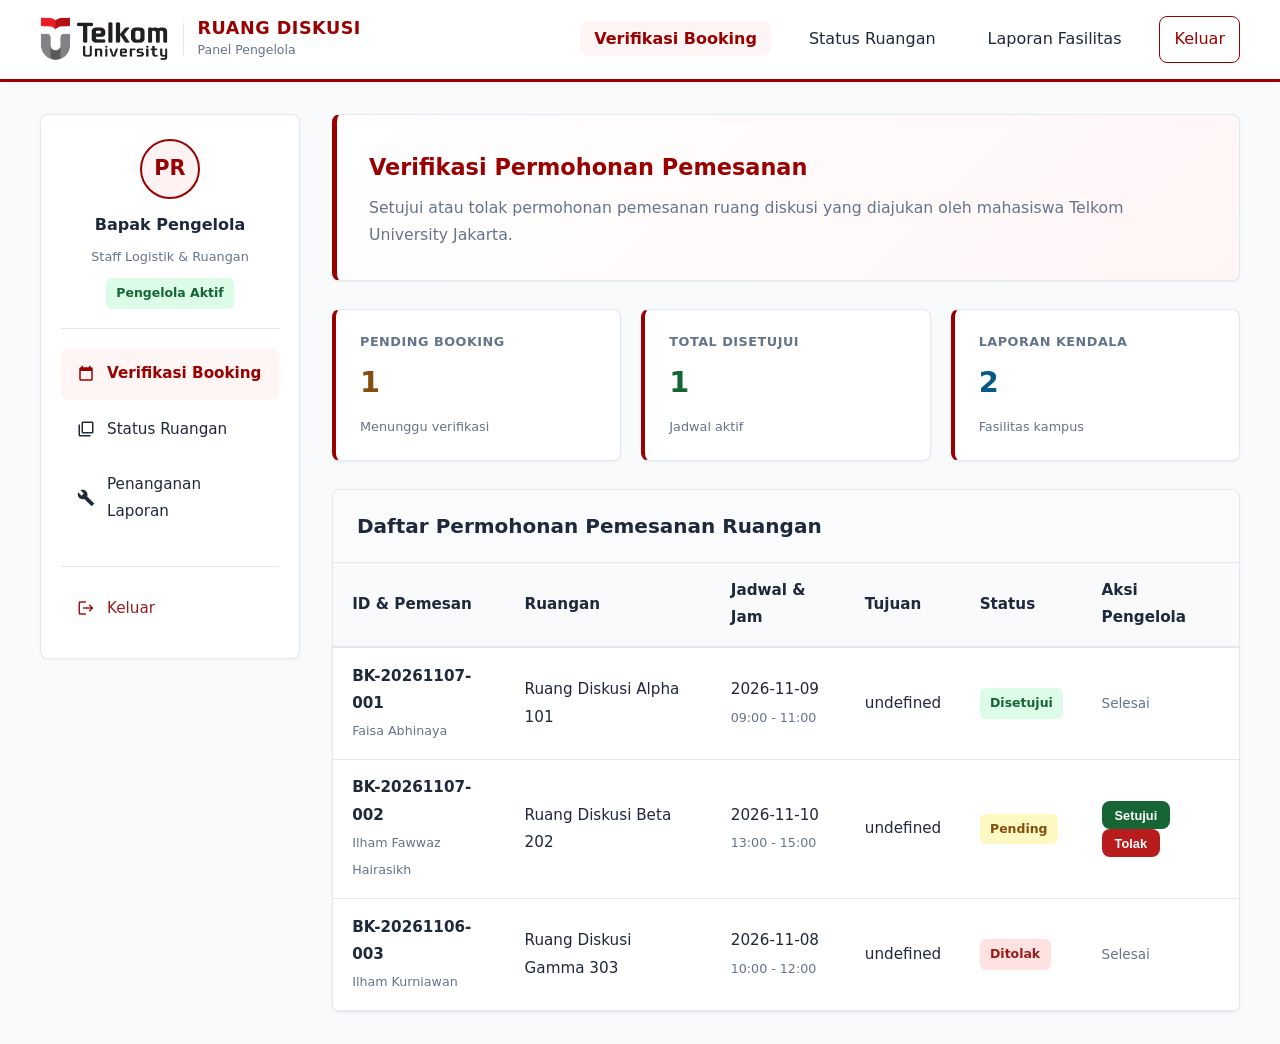
<file: pengelola/index.html>
<!DOCTYPE html>
<html lang="id">
<head>
  <meta charset="UTF-8">
  <meta name="viewport" content="width=device-width, initial-scale=1.0">
  <title>Verifikasi Pemesanan - Panel Pengelola</title>
  <link rel="stylesheet" href="../assets/css/style.css">
</head>
<body>

  <!-- Navbar Utama -->
  <nav class="main-navbar">
    <div class="navbar-container">
      <a href="../index.html" class="brand-logo">
        <img src="../assets/img/logo-telkom.png" alt="Logo Telkom University">
        <div class="brand-divider"></div>
        <div class="brand-title">
          <h1>RUANG DISKUSI</h1>
          <span>Panel Pengelola</span>
        </div>
      </a>

      <button class="hamburger-btn" id="hamburgerBtn" aria-label="Toggle menu">
        <span></span>
        <span></span>
        <span></span>
      </button>

      <ul class="nav-links" id="navLinks">
        <li><a href="index.html" class="active">Verifikasi Booking</a></li>
        <li><a href="ruangan.html">Status Ruangan</a></li>
        <li><a href="laporan.html">Laporan Fasilitas</a></li>
        <li><a href="../index.html" class="btn btn-outline btn-sm">Keluar</a></li>
      </ul>
    </div>
  </nav>

  <div class="main-wrapper">
    <div class="dashboard-grid">
      
      <!-- Sidebar Pengelola (Connected Menus) -->
      <aside class="sidebar">
        <div class="sidebar-profile">
          <div class="profile-avatar" style="background-color: #fef2f2; color: var(--color-secondary);">PR</div>
          <h3 style="font-size: 1rem; font-weight: 700; margin-bottom: 2px;">Bapak Pengelola</h3>
          <span style="font-size: 0.8rem; color: var(--text-muted);">Staff Logistik & Ruangan</span>
          <div style="margin-top: 8px;">
            <span class="badge badge-success">Pengelola Aktif</span>
          </div>
        </div>

        <ul class="sidebar-menu">
          <li>
            <a href="index.html" class="active">
              <svg viewBox="0 0 24 24"><path d="M19 3h-1V1h-2v2H8V1H6v2H5c-1.1 0-2 .9-2 2v14c0 1.1.9 2 2 2h14c1.1 0 2-.9 2-2V5c0-1.1-.9-2-2-2zm0 16H5V8h14v11z"/></svg>
              Verifikasi Booking
            </a>
          </li>
          <li>
            <a href="ruangan.html">
              <svg viewBox="0 0 24 24"><path d="M4 6H2v14c0 1.1.9 2 2 2h14v-2H4V6zm16-4H8c-1.1 0-2 .9-2 2v12c0 1.1.9 2 2 2h12c1.1 0 2-.9 2-2V4c0-1.1-.9-2-2-2zm0 14H8V4h12v12z"/></svg>
              Status Ruangan
            </a>
          </li>
          <li>
            <a href="laporan.html">
              <svg viewBox="0 0 24 24"><path d="M22.7 19l-9.1-9.1c.9-2.3.4-5-1.5-6.9-2-2-5-2.4-7.4-1.3L9 6 6 9 1.6 4.3C.5 6.7.9 9.7 2.9 11.7c1.9 1.9 4.6 2.4 6.9 1.5l9.1 9.1c.4.4 1 .4 1.4 0l2.3-2.3c.5-.4.5-1.1.1-1.4z"/></svg>
              Penanganan Laporan
            </a>
          </li>
          <li style="margin-top: 1.5rem; border-top: 1px solid var(--border-color); padding-top: 1rem;">
            <a href="../index.html" style="color: var(--status-danger-text);">
              <svg viewBox="0 0 24 24"><path d="M17 7l-1.41 1.41L18.17 11H8v2h10.17l-2.58 2.58L17 17l5-5zM4 5h8V3H4c-1.1 0-2 .9-2 2v14c0 1.1.9 2 2 2h8v-2H4V5z"/></svg>
              Keluar
            </a>
          </li>
        </ul>
      </aside>

      <!-- Main Content Area -->
      <main class="content-area">
        
        <!-- Welcome Banner -->
        <div class="card" style="background: linear-gradient(135deg, #ffffff 0%, #fff5f5 100%); border-left: 5px solid var(--color-secondary); padding: 2rem;">
          <h2 style="font-size: 1.4rem; color: var(--color-secondary); margin-bottom: 0.5rem; font-weight: 800;">
            Verifikasi Permohonan Pemesanan
          </h2>
          <p style="color: var(--text-muted); font-size: 0.98rem; line-height: 1.7;">
            Setujui atau tolak permohonan pemesanan ruang diskusi yang diajukan oleh mahasiswa Telkom University Jakarta.
          </p>
        </div>

        <!-- Summary Stats -->
        <div class="stats-grid">
          <div class="stat-card">
            <div class="stat-title">Pending Booking</div>
            <div class="stat-value" style="color: #854d0e;">1</div>
            <span style="font-size: 0.8rem; color: var(--text-muted);">Menunggu verifikasi</span>
          </div>

          <div class="stat-card">
            <div class="stat-title">Total Disetujui</div>
            <div class="stat-value" style="color: #166534;">1</div>
            <span style="font-size: 0.8rem; color: var(--text-muted);">Jadwal aktif</span>
          </div>

          <div class="stat-card">
            <div class="stat-title">Laporan Kendala</div>
            <div class="stat-value" style="color: #075985;">2</div>
            <span style="font-size: 0.8rem; color: var(--text-muted);">Fasilitas kampus</span>
          </div>
        </div>

        <!-- Tabel Verifikasi Pemesanan Mahasiswa -->
        <div class="card">
          <div class="card-header">
            <h3 class="card-title">Daftar Permohonan Pemesanan Ruangan</h3>
          </div>
          <div class="card-body" style="padding: 0;">
            <div class="table-responsive">
              <table class="table">
                <thead>
                  <tr>
                    <th>ID & Pemesan</th>
                    <th>Ruangan</th>
                    <th>Jadwal & Jam</th>
                    <th>Tujuan</th>
                    <th>Status</th>
                    <th>Aksi Pengelola</th>
                  </tr>
                </thead>
                <tbody id="pengelolaBookingTable">
                  <!-- Rendered via JS -->
                </tbody>
              </table>
            </div>
          </div>
        </div>

      </main>
    </div>
  </div>

  

  <script src="../assets/js/main.js"></script>
  <script>
    document.addEventListener('DOMContentLoaded', () => {
      renderPengelolaBooking();
    });

    function renderPengelolaBooking() {
      const tbody = document.getElementById('pengelolaBookingTable');
      tbody.innerHTML = '';

      DATA_PEMESANAN.forEach(item => {
        let badge = 'badge-secondary';
        if (item.status === 'Disetujui') badge = 'badge-success';
        else if (item.status === 'Pending') badge = 'badge-warning';
        else if (item.status === 'Ditolak') badge = 'badge-danger';

        tbody.innerHTML += `
          <tr>
            <td><strong>${item.id}</strong><br><small style="color:var(--text-muted);">${item.namaMahasiswa}</small></td>
            <td>${item.ruangan}</td>
            <td>${item.tanggal}<br><small style="color:var(--text-muted);">${item.jamMulai} - ${item.jamSelesai}</small></td>
            <td>${item.tujuan}</td>
            <td><span class="badge ${badge}">${item.status}</span></td>
            <td>
              ${item.status === 'Pending' ? `
                <button class="btn btn-success btn-sm" onclick="approveBooking('${item.id}')">Setujui</button>
                <button class="btn btn-danger btn-sm" onclick="rejectBooking('${item.id}')">Tolak</button>
              ` : `
                <span style="font-size:0.85rem; color:var(--text-muted);">Selesai</span>
              `}
            </td>
          </tr>
        `;
      });
    }

    function approveBooking(id) {
      const item = DATA_PEMESANAN.find(i => i.id === id);
      if (item) {
        item.status = 'Disetujui';
        renderPengelolaBooking();
        showNotification(`Pemesanan ${id} berhasil DISETUJUI.`, 'success');
      }
    }

    function rejectBooking(id) {
      const reason = prompt("Masukkan alasan penolakan pemesanan ruangan:");
      if (reason) {
        const item = DATA_PEMESANAN.find(i => i.id === id);
        if (item) {
          item.status = 'Ditolak';
          item.alasanTolak = reason;
          renderPengelolaBooking();
          showNotification(`Pemesanan ${id} ditolak.`, 'danger');
        }
      }
    }
  </script>
</body>
</html>
</file>
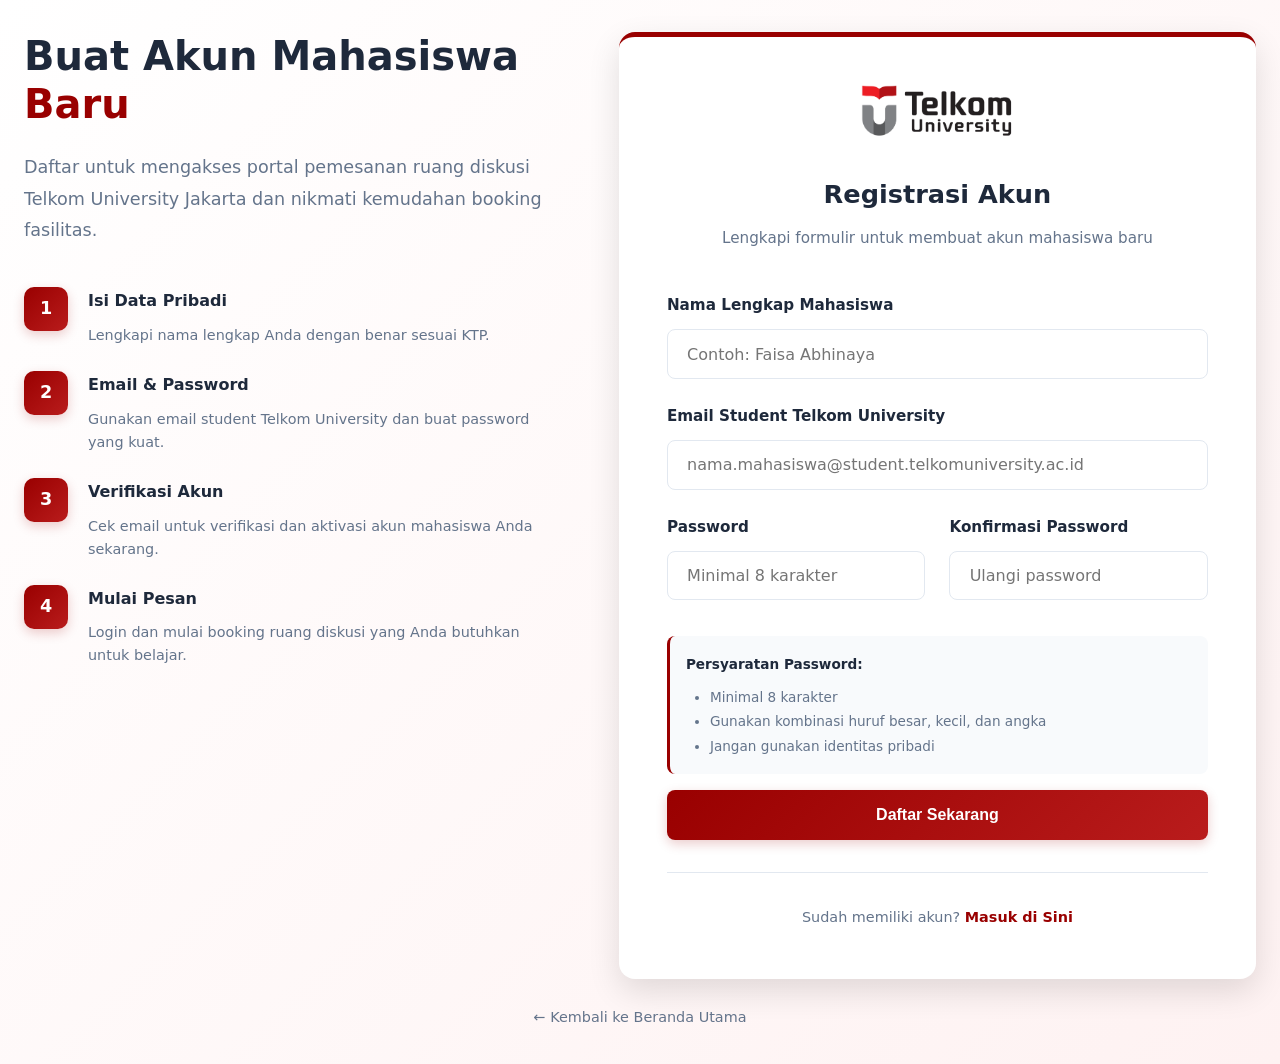
<file: daftar.html>
<!DOCTYPE html>
<html lang="id">
<head>
  <meta charset="UTF-8">
  <meta name="viewport" content="width=device-width, initial-scale=1.0">
  <title>Registrasi Mahasiswa - Telkom University</title>
  <link rel="stylesheet" href="assets/css/style.css">
  <style>
    body {
      background: linear-gradient(135deg, #ffffff 0%, #fef2f2 100%);
      min-height: 100vh;
      display: flex;
      flex-direction: column;
      justify-content: center;
      align-items: center;
      padding: 2rem 1.5rem;
    }

    .register-wrapper {
      display: grid;
      grid-template-columns: 1fr 1.2fr;
      gap: 4rem;
      max-width: 1300px;
      width: 100%;
      align-items: flex-start;
    }

    .register-content h1 {
      font-size: 2.5rem;
      color: var(--text-dark);
      font-weight: 800;
      margin-bottom: 1.5rem;
      line-height: 1.2;
    }

    .register-content p {
      font-size: 1.1rem;
      color: var(--text-muted);
      line-height: 1.8;
      margin-bottom: 2.5rem;
    }

    .register-steps {
      display: flex;
      flex-direction: column;
      gap: 1.5rem;
    }

    .register-step {
      display: flex;
      gap: 1.25rem;
    }

    .register-step-number {
      width: 44px;
      height: 44px;
      background: linear-gradient(135deg, var(--color-secondary) 0%, #b91c1c 100%);
      border-radius: 10px;
      display: flex;
      align-items: center;
      justify-content: center;
      color: white;
      font-weight: 800;
      font-size: 1.1rem;
      flex-shrink: 0;
      box-shadow: 0 4px 12px rgba(153, 0, 0, 0.2);
    }

    .register-step-text h4 {
      font-weight: 700;
      color: var(--text-dark);
      margin: 0 0 0.5rem 0;
      font-size: 1rem;
    }

    .register-step-text p {
      margin: 0;
      font-size: 0.9rem;
      color: var(--text-muted);
      line-height: 1.6;
    }

    .auth-card {
      background: white;
      border-radius: 16px;
      box-shadow: 0 12px 32px rgba(0, 0, 0, 0.12);
      padding: 3rem;
      border-top: 5px solid var(--color-secondary);
    }

    .auth-card-header {
      text-align: center;
      margin-bottom: 2.5rem;
    }

    .auth-card-header img {
      height: 52px;
      width: auto;
      margin-bottom: 1.5rem;
    }

    .auth-card-header h2 {
      font-size: 1.6rem;
      color: var(--text-dark);
      margin: 0 0 0.5rem 0;
      font-weight: 800;
    }

    .auth-card-header p {
      color: var(--text-muted);
      font-size: 0.95rem;
      margin: 0;
    }

    .form-group {
      margin-bottom: 1.5rem;
    }

    .form-row {
      display: grid;
      grid-template-columns: 1fr 1fr;
      gap: 1.5rem;
    }

    .form-label {
      display: block;
      font-weight: 600;
      font-size: 0.95rem;
      color: var(--text-dark);
      margin-bottom: 0.6rem;
    }

    .form-control,
    .form-select {
      width: 100%;
      padding: 0.9rem 1.2rem;
      border: 1px solid var(--border-color);
      border-radius: 8px;
      font-size: 1rem;
      transition: all 0.2s ease;
      background: white;
    }

    .form-control:focus,
    .form-select:focus {
      outline: none;
      border-color: var(--color-secondary);
      box-shadow: 0 0 0 3px rgba(153, 0, 0, 0.1);
    }

    .form-select {
      cursor: pointer;
    }

    .password-requirements {
      font-size: 0.85rem;
      color: var(--text-muted);
      margin-top: 0.75rem;
      padding: 1rem;
      background: #f8fafc;
      border-radius: 8px;
      border-left: 3px solid var(--color-secondary);
    }

    .password-requirements ul {
      margin: 0.5rem 0 0 0;
      padding-left: 1.5rem;
      line-height: 1.8;
    }

    .btn-register {
      width: 100%;
      padding: 1rem;
      background: linear-gradient(135deg, var(--color-secondary) 0%, #b91c1c 100%);
      color: white;
      border: none;
      border-radius: 8px;
      font-size: 1rem;
      font-weight: 700;
      cursor: pointer;
      transition: all 0.3s ease;
      box-shadow: 0 4px 12px rgba(153, 0, 0, 0.2);
      margin-top: 1rem;
    }

    .btn-register:hover {
      transform: translateY(-2px);
      box-shadow: 0 6px 20px rgba(153, 0, 0, 0.3);
    }

    .auth-footer {
      margin-top: 2rem;
      padding-top: 2rem;
      text-align: center;
      border-top: 1px solid var(--border-color);
      font-size: 0.9rem;
      color: var(--text-muted);
    }

    .auth-footer a {
      color: var(--color-secondary);
      text-decoration: none;
      font-weight: 600;
    }

    .back-link {
      text-align: center;
      margin-top: 1.5rem;
    }

    .back-link a {
      color: var(--text-muted);
      text-decoration: none;
      font-size: 0.9rem;
      transition: all 0.2s ease;
    }

    .back-link a:hover {
      color: var(--color-secondary);
    }

    @media (max-width: 1024px) {
      .register-wrapper {
        grid-template-columns: 1fr;
        gap: 2rem;
      }

      .register-content {
        display: none;
      }

      .auth-card {
        padding: 2rem;
      }

      .form-row {
        grid-template-columns: 1fr;
      }
    }
  </style>
</head>
<body>

  <div class="register-wrapper">
    <!-- Left Content -->
    <div class="register-content">
      <h1>Buat Akun Mahasiswa <span style="color: var(--color-secondary);">Baru</span></h1>
      <p>
        Daftar untuk mengakses portal pemesanan ruang diskusi Telkom University Jakarta dan nikmati kemudahan booking fasilitas.
      </p>

      <div class="register-steps">
        <div class="register-step">
          <div class="register-step-number">1</div>
          <div class="register-step-text">
            <h4>Isi Data Pribadi</h4>
            <p>Lengkapi nama lengkap Anda dengan benar sesuai KTP.</p>
          </div>
        </div>

        <div class="register-step">
          <div class="register-step-number">2</div>
          <div class="register-step-text">
            <h4>Email & Password</h4>
            <p>Gunakan email student Telkom University dan buat password yang kuat.</p>
          </div>
        </div>

        <div class="register-step">
          <div class="register-step-number">3</div>
          <div class="register-step-text">
            <h4>Verifikasi Akun</h4>
            <p>Cek email untuk verifikasi dan aktivasi akun mahasiswa Anda sekarang.</p>
          </div>
        </div>

        <div class="register-step">
          <div class="register-step-number">4</div>
          <div class="register-step-text">
            <h4>Mulai Pesan</h4>
            <p>Login dan mulai booking ruang diskusi yang Anda butuhkan untuk belajar.</p>
          </div>
        </div>
      </div>
    </div>

    <!-- Right Card -->
    <div class="auth-card">
      <div class="auth-card-header">
        <img src="assets/img/logo-telkom.png" alt="Logo Telkom University">
        <h2>Registrasi Akun</h2>
        <p>Lengkapi formulir untuk membuat akun mahasiswa baru</p>
      </div>

      <form id="registerForm" onsubmit="handleRegister(event)">
        <!-- Nama Lengkap -->
        <div class="form-group">
          <label class="form-label">Nama Lengkap Mahasiswa</label>
          <input type="text" class="form-control" placeholder="Contoh: Faisa Abhinaya" required>
        </div>

        <!-- Email -->
        <div class="form-group">
          <label class="form-label">Email Student Telkom University</label>
          <input type="email" class="form-control" placeholder="nama.mahasiswa@student.telkomuniversity.ac.id" required>
        </div>

        <!-- Password -->
        <div class="form-row">
          <div class="form-group">
            <label class="form-label">Password</label>
            <input type="password" class="form-control" placeholder="Minimal 8 karakter" required id="inputPassword">
          </div>
          <div class="form-group">
            <label class="form-label">Konfirmasi Password</label>
            <input type="password" class="form-control" placeholder="Ulangi password" required id="inputConfirmPassword">
          </div>
        </div>

        <!-- Password Requirements -->
        <div class="password-requirements">
          <strong style="color: var(--text-dark);">Persyaratan Password:</strong>
          <ul style="margin: 0.5rem 0 0 0; color: var(--text-muted);">
            <li>Minimal 8 karakter</li>
            <li>Gunakan kombinasi huruf besar, kecil, dan angka</li>
            <li>Jangan gunakan identitas pribadi</li>
          </ul>
        </div>

        <button type="submit" class="btn-register">
          Daftar Sekarang
        </button>
      </form>

      <div class="auth-footer">
        Sudah memiliki akun? <a href="login.html">Masuk di Sini</a>
      </div>
    </div>
  </div>

  <div class="back-link">
    <a href="index.html">← Kembali ke Beranda Utama</a>
  </div>

  <script src="assets/js/main.js"></script>
  <script>
    function handleRegister(e) {
      e.preventDefault();

      const password = document.getElementById('inputPassword').value;
      const confirmPassword = document.getElementById('inputConfirmPassword').value;

      if (password !== confirmPassword) {
        showNotification('Password tidak cocok. Silakan coba lagi.', 'error');
        return;
      }

      if (password.length < 8) {
        showNotification('Password minimal 8 karakter.', 'error');
        return;
      }

      showNotification('Registrasi berhasil! Silakan cek email untuk verifikasi akun.', 'success');
      setTimeout(() => {
        window.location.href = 'login.html';
      }, 1500);
    }
  </script>

</body>
</html>
</file>
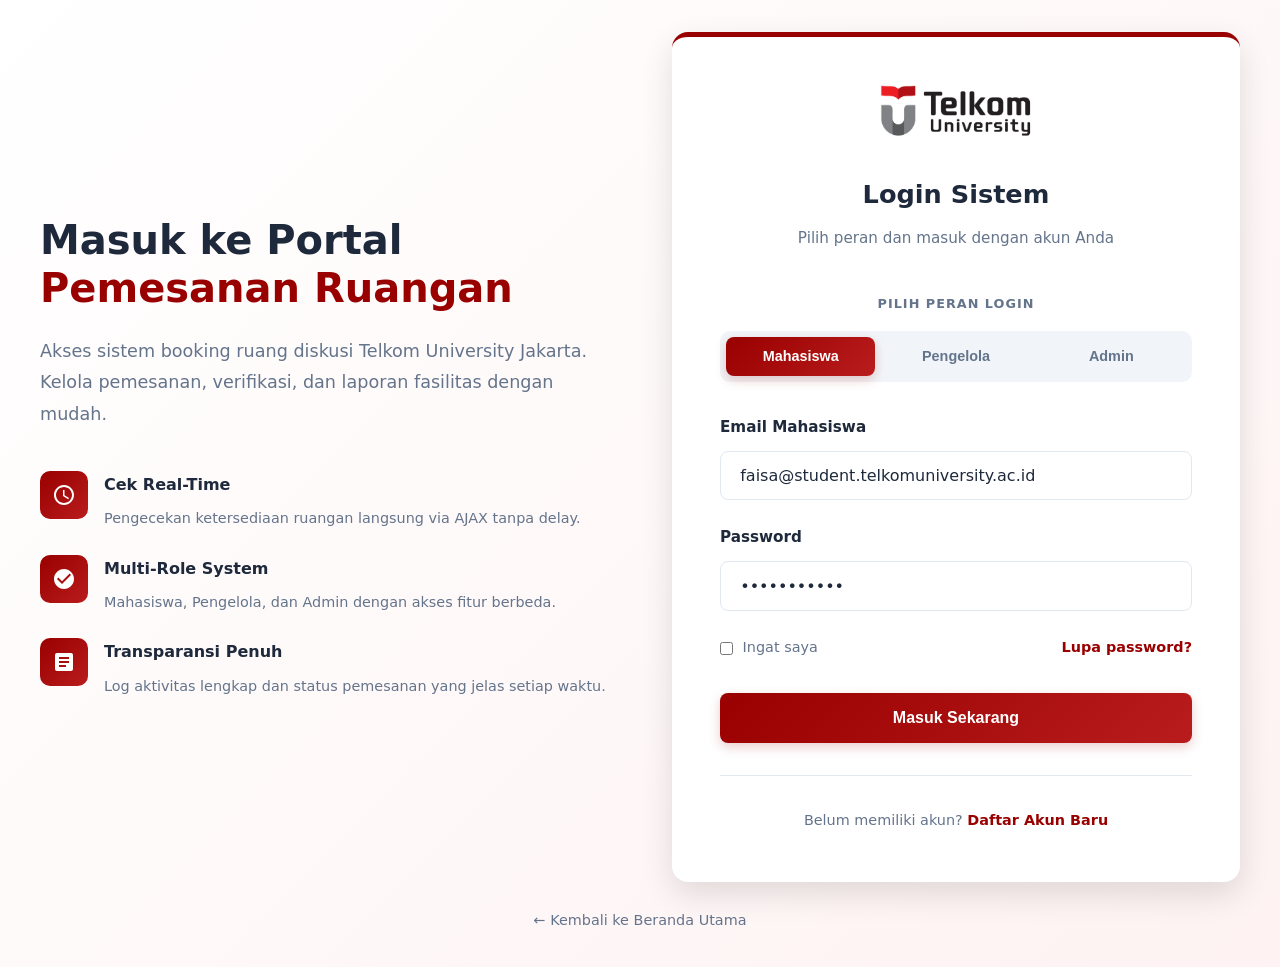
<file: login.html>
<!DOCTYPE html>
<html lang="id">
<head>
  <meta charset="UTF-8">
  <meta name="viewport" content="width=device-width, initial-scale=1.0">
  <title>Login - Pemesanan Ruang Diskusi Telkom University</title>
  <link rel="stylesheet" href="assets/css/style.css">
  <style>
    body {
      background: linear-gradient(135deg, #ffffff 0%, #fef2f2 100%);
      min-height: 100vh;
      display: flex;
      flex-direction: column;
      justify-content: center;
      align-items: center;
      padding: 2rem 1.5rem;
    }

    .login-wrapper {
      display: grid;
      grid-template-columns: 1fr 1fr;
      gap: 4rem;
      max-width: 1200px;
      width: 100%;
      align-items: center;
    }

    .login-content h1 {
      font-size: 2.5rem;
      color: var(--text-dark);
      font-weight: 800;
      margin-bottom: 1.5rem;
      line-height: 1.2;
    }

    .login-content p {
      font-size: 1.1rem;
      color: var(--text-muted);
      line-height: 1.8;
      margin-bottom: 2.5rem;
    }

    .login-features {
      display: flex;
      flex-direction: column;
      gap: 1.5rem;
    }

    .login-feature {
      display: flex;
      gap: 1rem;
    }

    .login-feature-icon {
      width: 48px;
      height: 48px;
      background: linear-gradient(135deg, var(--color-secondary) 0%, #b91c1c 100%);
      border-radius: 10px;
      display: flex;
      align-items: center;
      justify-content: center;
      color: white;
      flex-shrink: 0;
    }

    .login-feature-text h4 {
      font-weight: 700;
      color: var(--text-dark);
      margin: 0 0 0.5rem 0;
      font-size: 1rem;
    }

    .login-feature-text p {
      margin: 0;
      font-size: 0.9rem;
      color: var(--text-muted);
      line-height: 1.6;
    }

    .auth-card {
      background: white;
      border-radius: 16px;
      box-shadow: 0 12px 32px rgba(0, 0, 0, 0.12);
      padding: 3rem;
      border-top: 5px solid var(--color-secondary);
    }

    .auth-card-header {
      text-align: center;
      margin-bottom: 2.5rem;
    }

    .auth-card-header img {
      height: 52px;
      width: auto;
      margin-bottom: 1.5rem;
    }

    .auth-card-header h2 {
      font-size: 1.6rem;
      color: var(--text-dark);
      margin: 0 0 0.5rem 0;
      font-weight: 800;
    }

    .auth-card-header p {
      color: var(--text-muted);
      font-size: 0.95rem;
      margin: 0;
    }

    .role-switcher {
      display: flex;
      background: #f1f5f9;
      padding: 6px;
      border-radius: 10px;
      margin-bottom: 2rem;
      gap: 6px;
    }

    .role-btn {
      flex: 1;
      padding: 0.7rem 1rem;
      font-size: 0.9rem;
      font-weight: 600;
      border: none;
      background: transparent;
      border-radius: 8px;
      cursor: pointer;
      color: var(--text-muted);
      transition: all 0.2s ease;
    }

    .role-btn:hover {
      background: rgba(153, 0, 0, 0.08);
    }

    .role-btn.active {
      background: linear-gradient(135deg, var(--color-secondary) 0%, #b91c1c 100%);
      color: white;
      box-shadow: 0 4px 12px rgba(153, 0, 0, 0.2);
    }

    .form-group {
      margin-bottom: 1.5rem;
    }

    .form-label {
      display: block;
      font-weight: 600;
      font-size: 0.95rem;
      color: var(--text-dark);
      margin-bottom: 0.6rem;
    }

    .form-control {
      width: 100%;
      padding: 0.9rem 1.2rem;
      border: 1px solid var(--border-color);
      border-radius: 8px;
      font-size: 1rem;
      transition: all 0.2s ease;
      background: white;
    }

    .form-control:focus {
      outline: none;
      border-color: var(--color-secondary);
      box-shadow: 0 0 0 3px rgba(153, 0, 0, 0.1);
    }

    .remember-forgot {
      display: flex;
      justify-content: space-between;
      align-items: center;
      margin-bottom: 2rem;
      font-size: 0.9rem;
    }

    .remember-forgot label {
      display: flex;
      align-items: center;
      gap: 0.6rem;
      cursor: pointer;
      color: var(--text-muted);
    }

    .remember-forgot a {
      color: var(--color-secondary);
      text-decoration: none;
      font-weight: 600;
      transition: all 0.2s ease;
    }

    .remember-forgot a:hover {
      color: #b91c1c;
    }

    .btn-login {
      width: 100%;
      padding: 1rem;
      background: linear-gradient(135deg, var(--color-secondary) 0%, #b91c1c 100%);
      color: white;
      border: none;
      border-radius: 8px;
      font-size: 1rem;
      font-weight: 700;
      cursor: pointer;
      transition: all 0.3s ease;
      box-shadow: 0 4px 12px rgba(153, 0, 0, 0.2);
    }

    .btn-login:hover {
      transform: translateY(-2px);
      box-shadow: 0 6px 20px rgba(153, 0, 0, 0.3);
    }

    .auth-footer {
      margin-top: 2rem;
      padding-top: 2rem;
      text-align: center;
      border-top: 1px solid var(--border-color);
      font-size: 0.9rem;
      color: var(--text-muted);
    }

    .auth-footer a {
      color: var(--color-secondary);
      text-decoration: none;
      font-weight: 600;
    }

    .back-link {
      text-align: center;
      margin-top: 1.5rem;
    }

    .back-link a {
      color: var(--text-muted);
      text-decoration: none;
      font-size: 0.9rem;
      transition: all 0.2s ease;
    }

    .back-link a:hover {
      color: var(--color-secondary);
    }

    @media (max-width: 768px) {
      .login-wrapper {
        grid-template-columns: 1fr;
        gap: 2rem;
      }

      .login-content {
        display: none;
      }

      .auth-card {
        padding: 2rem;
      }
    }
  </style>
</head>
<body>

  <div class="login-wrapper">
    <!-- Left Content -->
    <div class="login-content">
      <h1>Masuk ke Portal <span style="color: var(--color-secondary);">Pemesanan Ruangan</span></h1>
      <p>
        Akses sistem booking ruang diskusi Telkom University Jakarta. Kelola pemesanan, verifikasi, dan laporan fasilitas dengan mudah.
      </p>

      <div class="login-features">
        <div class="login-feature">
          <div class="login-feature-icon">
            <svg style="width:24px;height:24px;fill:currentColor;" viewBox="0 0 24 24"><path d="M11.99 2C6.47 2 2 6.48 2 12s4.47 10 9.99 10C17.52 22 22 17.52 22 12S17.52 2 11.99 2zM12 20c-4.42 0-8-3.58-8-8s3.58-8 8-8 8 3.58 8 8-3.58 8-8 8zm.5-13H11v6l5.25 3.15.75-1.23-4.5-2.67z"/></svg>
          </div>
          <div class="login-feature-text">
            <h4>Cek Real-Time</h4>
            <p>Pengecekan ketersediaan ruangan langsung via AJAX tanpa delay.</p>
          </div>
        </div>

        <div class="login-feature">
          <div class="login-feature-icon">
            <svg style="width:24px;height:24px;fill:currentColor;" viewBox="0 0 24 24"><path d="M12 2C6.48 2 2 6.48 2 12s4.48 10 10 10 10-4.48 10-10S17.52 2 12 2zm-2 15l-5-5 1.41-1.41L10 14.17l7.59-7.59L19 8l-9 9z"/></svg>
          </div>
          <div class="login-feature-text">
            <h4>Multi-Role System</h4>
            <p>Mahasiswa, Pengelola, dan Admin dengan akses fitur berbeda.</p>
          </div>
        </div>

        <div class="login-feature">
          <div class="login-feature-icon">
            <svg style="width:24px;height:24px;fill:currentColor;" viewBox="0 0 24 24"><path d="M19 3H5c-1.1 0-2 .9-2 2v14c0 1.1.9 2 2 2h14c1.1 0 2-.9 2-2V5c0-1.1-.9-2-2-2zm-5 14H7v-2h7v2zm3-4H7v-2h10v2zm0-4H7V7h10v2z"/></svg>
          </div>
          <div class="login-feature-text">
            <h4>Transparansi Penuh</h4>
            <p>Log aktivitas lengkap dan status pemesanan yang jelas setiap waktu.</p>
          </div>
        </div>
      </div>
    </div>

    <!-- Right Card -->
    <div class="auth-card">
      <div class="auth-card-header">
        <img src="assets/img/logo-telkom.png" alt="Logo Telkom University">
        <h2>Login Sistem</h2>
        <p>Pilih peran dan masuk dengan akun Anda</p>
      </div>

      <label style="text-align: center; display: block; font-size: 0.8rem; text-transform: uppercase; letter-spacing: 1px; color: var(--text-muted); margin-bottom: 1rem; font-weight: 600;">
        Pilih Peran Login
      </label>
      <div class="role-switcher">
        <button type="button" class="role-btn active" onclick="switchRole('mahasiswa', this)">Mahasiswa</button>
        <button type="button" class="role-btn" onclick="switchRole('pengelola', this)">Pengelola</button>
        <button type="button" class="role-btn" onclick="switchRole('admin', this)">Admin</button>
      </div>

      <form id="loginForm" onsubmit="handleLogin(event)">
        <div class="form-group">
          <label class="form-label" id="labelUsername">Email Mahasiswa</label>
          <input type="email" class="form-control" id="inputUsername" placeholder="nama@student.telkomuniversity.ac.id" required value="faisa@student.telkomuniversity.ac.id">
        </div>

        <div class="form-group">
          <label class="form-label">Password</label>
          <input type="password" class="form-control" id="inputPassword" placeholder="Masukkan password Anda" required value="password123">
        </div>

        <div class="remember-forgot">
          <label>
            <input type="checkbox"> Ingat saya
          </label>
          <a href="#" onclick="alert('Silakan hubungi administrator kampus jika lupa password.'); return false;">Lupa password?</a>
        </div>

        <button type="submit" class="btn-login">
          Masuk Sekarang
        </button>
      </form>

      <div class="auth-footer">
        Belum memiliki akun? <a href="daftar.html">Daftar Akun Baru</a>
      </div>
    </div>
  </div>

  <div class="back-link">
    <a href="index.html">← Kembali ke Beranda Utama</a>
  </div>

  <script src="assets/js/main.js"></script>
  <script>
    let currentRole = 'mahasiswa';

    function switchRole(role, btn) {
      currentRole = role;
      document.querySelectorAll('.role-btn').forEach(b => b.classList.remove('active'));
      btn.classList.add('active');

      const labelUsername = document.getElementById('labelUsername');
      const inputUsername = document.getElementById('inputUsername');

      if (role === 'mahasiswa') {
        labelUsername.innerText = 'Email Mahasiswa';
        inputUsername.value = 'faisa@student.telkomuniversity.ac.id';
        inputUsername.placeholder = 'nama@student.telkomuniversity.ac.id';
      } else if (role === 'pengelola') {
        labelUsername.innerText = 'Email Pengelola';
        inputUsername.value = 'pengelola@telkomuniversity.ac.id';
        inputUsername.placeholder = 'pengelola@telkomuniversity.ac.id';
      } else if (role === 'admin') {
        labelUsername.innerText = 'Email Admin';
        inputUsername.value = 'admin@telkomuniversity.ac.id';
        inputUsername.placeholder = 'admin@telkomuniversity.ac.id';
      }
    }

    function handleLogin(e) {
      e.preventDefault();
      showNotification(`Login berhasil sebagai ${currentRole.toUpperCase()}!`, 'success');

      setTimeout(() => {
        if (currentRole === 'mahasiswa') {
          window.location.href = 'mahasiswa/index.html';
        } else if (currentRole === 'pengelola') {
          window.location.href = 'pengelola/index.html';
        } else if (currentRole === 'admin') {
          window.location.href = 'admin/index.html';
        }
      }, 800);
    }
  </script>

</body>
</html>
</file>
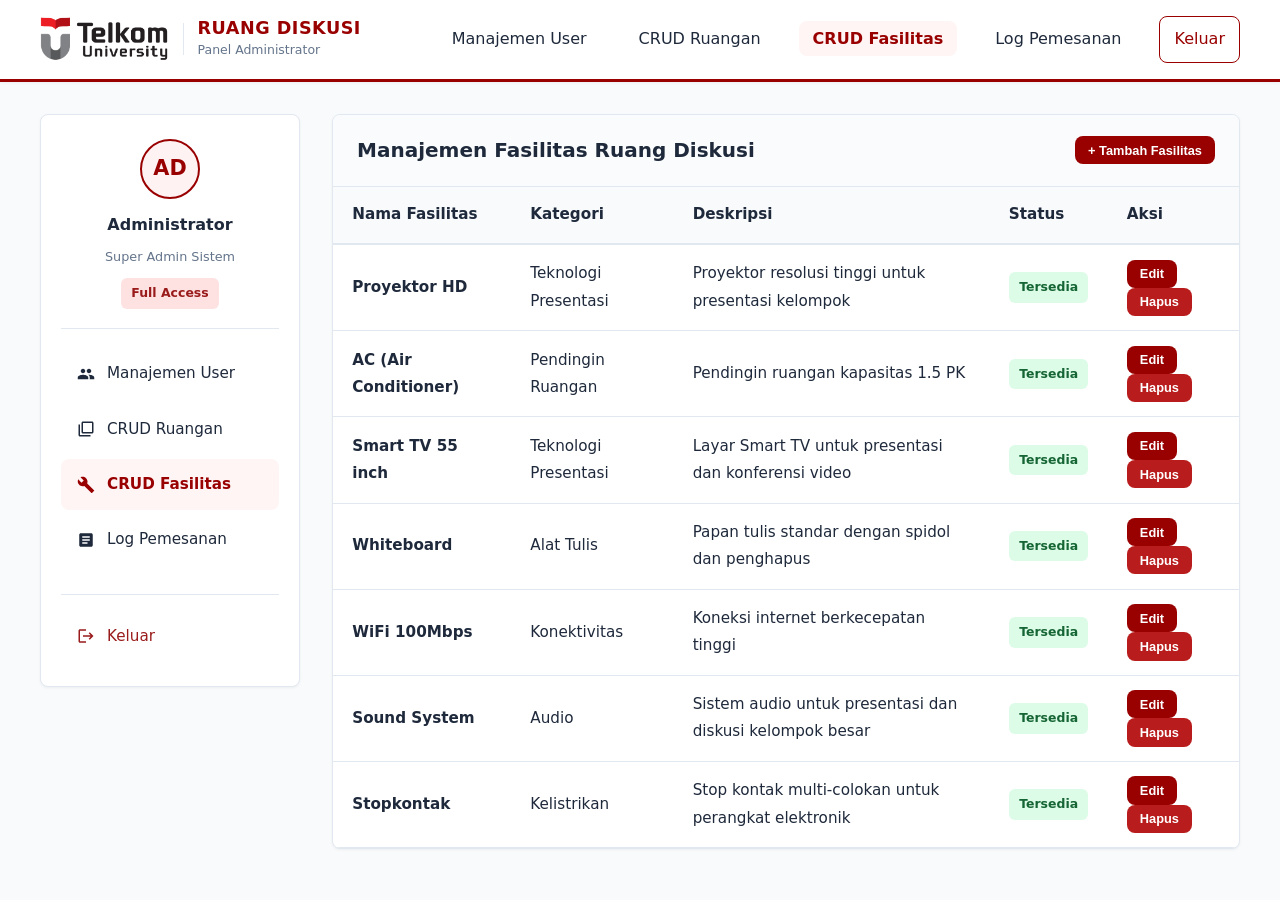
<file: admin/fasilitas.html>
<!DOCTYPE html>
<html lang="id">
<head>
  <meta charset="UTF-8">
  <meta name="viewport" content="width=device-width, initial-scale=1.0">
  <title>CRUD Fasilitas - Panel Administrator</title>
  <link rel="stylesheet" href="../assets/css/style.css">
</head>
<body>

  <!-- Navbar Utama -->
  <nav class="main-navbar">
    <div class="navbar-container">
      <a href="../index.html" class="brand-logo">
        <img src="../assets/img/logo-telkom.png" alt="Logo Telkom University">
        <div class="brand-divider"></div>
        <div class="brand-title">
          <h1>RUANG DISKUSI</h1>
          <span>Panel Administrator</span>
        </div>
      </a>

      <button class="hamburger-btn" id="hamburgerBtn" aria-label="Toggle menu">
        <span></span>
        <span></span>
        <span></span>
      </button>

      <ul class="nav-links" id="navLinks">
        <li><a href="index.html">Manajemen User</a></li>
        <li><a href="ruangan.html">CRUD Ruangan</a></li>
        <li><a href="fasilitas.html" class="active">CRUD Fasilitas</a></li>
        <li><a href="log.html">Log Pemesanan</a></li>
        <li><a href="../index.html" class="btn btn-outline btn-sm">Keluar</a></li>
      </ul>
    </div>
  </nav>

  <div class="main-wrapper">
    <div class="dashboard-grid">
      
      <!-- Sidebar Admin -->
      <aside class="sidebar">
        <div class="sidebar-profile">
          <div class="profile-avatar" style="background-color: #fef2f2; color: var(--color-secondary);">AD</div>
          <h3 style="font-size: 1rem; font-weight: 700; margin-bottom: 2px;">Administrator</h3>
          <span style="font-size: 0.8rem; color: var(--text-muted);">Super Admin Sistem</span>
          <div style="margin-top: 8px;">
            <span class="badge badge-danger">Full Access</span>
          </div>
        </div>

        <ul class="sidebar-menu">
          <li>
            <a href="index.html">
              <svg viewBox="0 0 24 24"><path d="M16 11c1.66 0 2.99-1.34 2.99-3S17.66 5 16 5c-1.66 0-3 1.34-3 3s1.34 3 3 3zm-8 0c1.66 0 2.99-1.34 2.99-3S9.66 5 8 5C6.34 5 5 6.34 5 8s1.34 3 3 3zm0 2c-2.33 0-7 1.17-7 3.5V19h14v-2.5c0-2.33-4.67-3.5-7-3.5zm8 0c-.29 0-.62.02-.97.05 1.16.84 1.97 1.97 1.97 3.45V19h6v-2.5c0-2.33-4.67-3.5-7-3.5z"/></svg>
              Manajemen User
            </a>
          </li>
          <li>
            <a href="ruangan.html">
              <svg viewBox="0 0 24 24"><path d="M4 6H2v14c0 1.1.9 2 2 2h14v-2H4V6zm16-4H8c-1.1 0-2 .9-2 2v12c0 1.1.9 2 2 2h12c1.1 0 2-.9 2-2V4c0-1.1-.9-2-2-2zm0 14H8V4h12v12z"/></svg>
              CRUD Ruangan
            </a>
          </li>
          <li>
            <a href="fasilitas.html" class="active">
              <svg viewBox="0 0 24 24"><path d="M22.7 19l-9.1-9.1c.9-2.3.4-5-1.5-6.9-2-2-5-2.4-7.4-1.3L9 6 6 9 1.6 4.3C.5 6.7.9 9.7 2.9 11.7c1.9 1.9 4.6 2.4 6.9 1.5l9.1 9.1c.4.4 1 .4 1.4 0l2.3-2.3c.5-.4.5-1.1.1-1.4z"/></svg>
              CRUD Fasilitas
            </a>
          </li>
          <li>
            <a href="log.html">
              <svg viewBox="0 0 24 24"><path d="M19 3H5c-1.1 0-2 .9-2 2v14c0 1.1.9 2 2 2h14c1.1 0 2-.9 2-2V5c0-1.1-.9-2-2-2zm-5 14H7v-2h7v2zm3-4H7v-2h10v2zm0-4H7V7h10v2z"/></svg>
              Log Pemesanan
            </a>
          </li>
          <li style="margin-top: 1.5rem; border-top: 1px solid var(--border-color); padding-top: 1rem;">
            <a href="../index.html" style="color: var(--status-danger-text);">
              <svg viewBox="0 0 24 24"><path d="M17 7l-1.41 1.41L18.17 11H8v2h10.17l-2.58 2.58L17 17l5-5zM4 5h8V3H4c-1.1 0-2 .9-2 2v14c0 1.1.9 2 2 2h8v-2H4V5z"/></svg>
              Keluar
            </a>
          </li>
        </ul>
      </aside>

      <!-- Main Content Area -->
      <main class="content-area">
        
        <div class="card">
          <div class="card-header">
            <h3 class="card-title">Manajemen Fasilitas Ruang Diskusi</h3>
            <button class="btn btn-primary btn-sm" onclick="openAddFacilityModal()">+ Tambah Fasilitas</button>
          </div>
          <div class="card-body" style="padding: 0;">
            <div class="table-responsive">
              <table class="table" id="facilityTable">
                <thead>
                  <tr>
                    <th>Nama Fasilitas</th>
                    <th>Kategori</th>
                    <th>Deskripsi</th>
                    <th>Status</th>
                    <th>Aksi</th>
                  </tr>
                </thead>
                <tbody id="facilityTableBody">
                  <!-- Data populated by JS -->
                </tbody>
              </table>
            </div>
          </div>
        </div>

      </main>
    </div>
  </div>

  <!-- Modal Tambah/Edit Fasilitas -->
  <div class="modal-backdrop" id="facilityModal">
    <div class="modal-card">
      <div class="modal-header">
        <h3 id="modalTitle">Tambah Fasilitas Baru</h3>
        <button class="modal-close" onclick="closeFacilityModal()">&times;</button>
      </div>
      <div class="modal-body">
        <form id="facilityForm">
          <input type="hidden" id="facilityId">
          
          <div class="form-group">
            <label class="form-label">Nama Fasilitas</label>
            <input type="text" class="form-control" id="facilityName" required>
          </div>

          <div class="form-group">
            <label class="form-label">Kategori</label>
            <select class="form-select" id="facilityCategory" required>
              <option value="">Pilih Kategori</option>
              <option value="Teknologi Presentasi">Teknologi Presentasi</option>
              <option value="Pendingin Ruangan">Pendingin Ruangan</option>
              <option value="Alat Tulis">Alat Tulis</option>
              <option value="Konektivitas">Konektivitas</option>
              <option value="Audio">Audio</option>
              <option value="Kelistrikan">Kelistrikan</option>
              <option value="Lainnya">Lainnya</option>
            </select>
          </div>

          <div class="form-group">
            <label class="form-label">Deskripsi</label>
            <textarea class="form-control" id="facilityDesc" rows="3" required></textarea>
          </div>

          <div class="form-group">
            <label class="form-label">Status</label>
            <select class="form-select" id="facilityStatus" required>
              <option value="Tersedia">Tersedia</option>
              <option value="Tidak Tersedia">Tidak Tersedia</option>
            </select>
          </div>
        </form>
      </div>
      <div class="modal-footer">
        <button class="btn btn-secondary btn-sm" onclick="closeFacilityModal()">Batal</button>
        <button class="btn btn-primary btn-sm" onclick="saveFacility()">Simpan</button>
      </div>
    </div>
  </div>

  <!-- Modal Konfirmasi Hapus -->
  <div class="modal-backdrop" id="deleteModal">
    <div class="modal-card">
      <div class="modal-header" style="background-color: var(--status-danger-bg);">
        <h3 style="color: var(--status-danger-text);">Konfirmasi Hapus</h3>
        <button class="modal-close" onclick="closeDeleteModal()">&times;</button>
      </div>
      <div class="modal-body">
        <p>Yakin ingin menghapus fasilitas "<strong id="deleteItemName"></strong>"?</p>
        <p style="font-size: 0.85rem; color: var(--text-muted);">Data yang dihapus tidak dapat dikembalikan.</p>
      </div>
      <div class="modal-footer">
        <button class="btn btn-secondary btn-sm" onclick="closeDeleteModal()">Batal</button>
        <button class="btn btn-danger btn-sm" onclick="confirmDelete()">Hapus</button>
      </div>
    </div>
  </div>

  <script src="../assets/js/main.js"></script>
  <script>
    // Mock data fasilitas
    let facilities = [
      { id: 1, name: 'Proyektor HD', category: 'Teknologi Presentasi', desc: 'Proyektor resolusi tinggi untuk presentasi kelompok', status: 'Tersedia' },
      { id: 2, name: 'AC (Air Conditioner)', category: 'Pendingin Ruangan', desc: 'Pendingin ruangan kapasitas 1.5 PK', status: 'Tersedia' },
      { id: 3, name: 'Smart TV 55 inch', category: 'Teknologi Presentasi', desc: 'Layar Smart TV untuk presentasi dan konferensi video', status: 'Tersedia' },
      { id: 4, name: 'Whiteboard', category: 'Alat Tulis', desc: 'Papan tulis standar dengan spidol dan penghapus', status: 'Tersedia' },
      { id: 5, name: 'WiFi 100Mbps', category: 'Konektivitas', desc: 'Koneksi internet berkecepatan tinggi', status: 'Tersedia' },
      { id: 6, name: 'Sound System', category: 'Audio', desc: 'Sistem audio untuk presentasi dan diskusi kelompok besar', status: 'Tersedia' },
      { id: 7, name: 'Stopkontak', category: 'Kelistrikan', desc: 'Stop kontak multi-colokan untuk perangkat elektronik', status: 'Tersedia' }
    ];

    let editingId = null;
    let deletingId = null;

    function renderTable() {
      const tbody = document.getElementById('facilityTableBody');
      tbody.innerHTML = facilities.map(f => `
        <tr>
          <td><strong>${f.name}</strong></td>
          <td>${f.category}</td>
          <td>${f.desc}</td>
          <td><span class="badge ${f.status === 'Tersedia' ? 'badge-success' : 'badge-danger'}">${f.status}</span></td>
          <td>
            <button class="btn btn-primary btn-sm" onclick="editFacility(${f.id})">Edit</button>
            <button class="btn btn-danger btn-sm" onclick="deleteFacility(${f.id})">Hapus</button>
          </td>
        </tr>
      `).join('');
    }

    function openAddFacilityModal() {
      editingId = null;
      document.getElementById('modalTitle').textContent = 'Tambah Fasilitas Baru';
      document.getElementById('facilityForm').reset();
      document.getElementById('facilityModal').classList.add('show');
    }

    function editFacility(id) {
      const facility = facilities.find(f => f.id === id);
      if (!facility) return;

      editingId = id;
      document.getElementById('modalTitle').textContent = 'Edit Fasilitas';
      document.getElementById('facilityName').value = facility.name;
      document.getElementById('facilityCategory').value = facility.category;
      document.getElementById('facilityDesc').value = facility.desc;
      document.getElementById('facilityStatus').value = facility.status;
      document.getElementById('facilityModal').classList.add('show');
    }

    function saveFacility() {
      const name = document.getElementById('facilityName').value.trim();
      const category = document.getElementById('facilityCategory').value;
      const desc = document.getElementById('facilityDesc').value.trim();
      const status = document.getElementById('facilityStatus').value;

      if (!name || !category || !desc) {
        showToast('Mohon lengkapi semua field', 'warning');
        return;
      }

      if (editingId) {
        const facility = facilities.find(f => f.id === editingId);
        facility.name = name;
        facility.category = category;
        facility.desc = desc;
        facility.status = status;
        showToast('Fasilitas berhasil diupdate', 'success');
      } else {
        const newId = Math.max(...facilities.map(f => f.id)) + 1;
        facilities.push({ id: newId, name, category, desc, status });
        showToast('Fasilitas baru berhasil ditambahkan', 'success');
      }

      closeFacilityModal();
      renderTable();
    }

    function deleteFacility(id) {
      const facility = facilities.find(f => f.id === id);
      if (!facility) return;

      deletingId = id;
      document.getElementById('deleteItemName').textContent = facility.name;
      document.getElementById('deleteModal').classList.add('show');
    }

    function confirmDelete() {
      facilities = facilities.filter(f => f.id !== deletingId);
      showToast('Fasilitas berhasil dihapus', 'success');
      closeDeleteModal();
      renderTable();
    }

    function closeFacilityModal() {
      document.getElementById('facilityModal').classList.remove('show');
    }

    function closeDeleteModal() {
      document.getElementById('deleteModal').classList.remove('show');
    }

    // Initial render
    renderTable();
  </script>
</body>
</html>
</file>
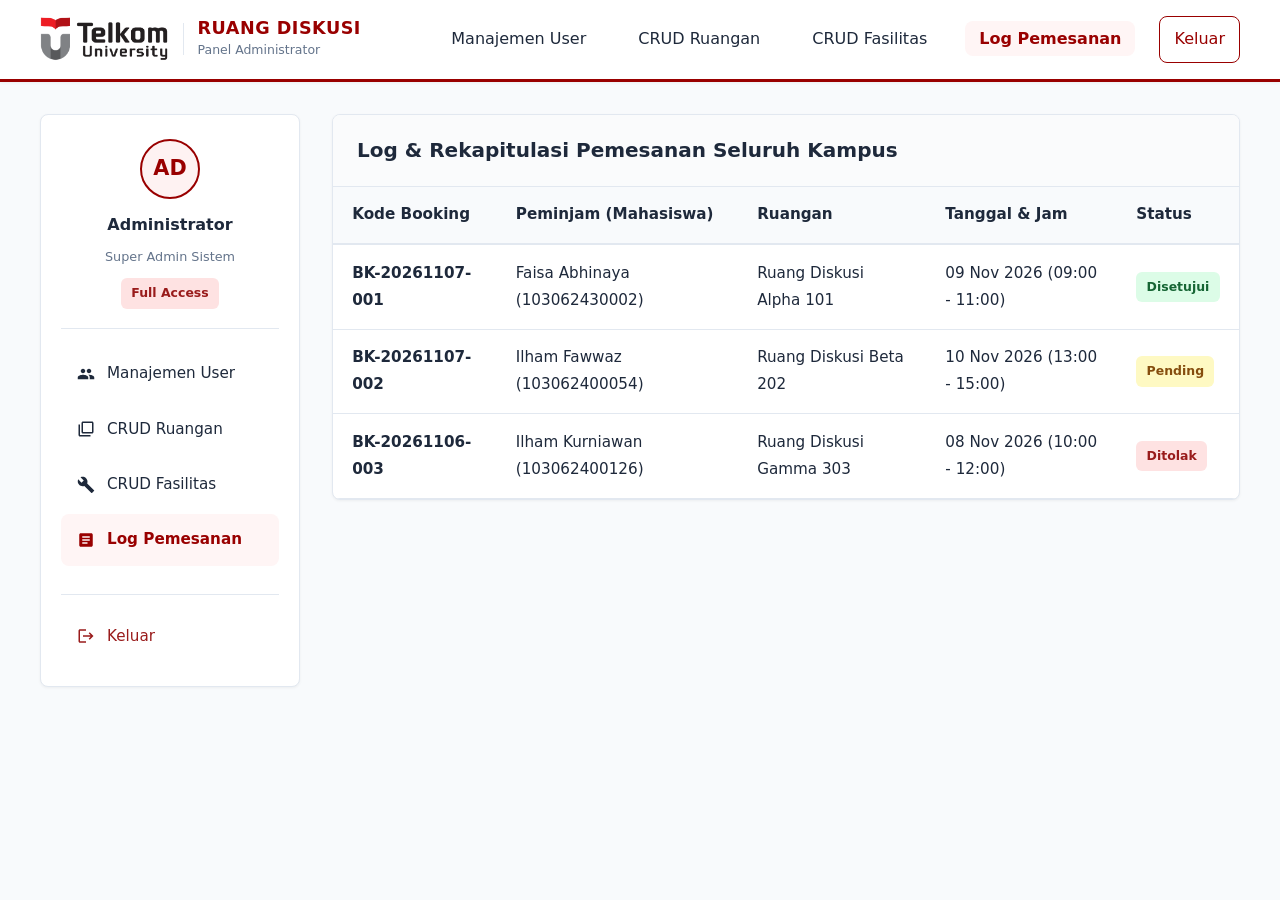
<file: admin/log.html>
<!DOCTYPE html>
<html lang="id">
<head>
  <meta charset="UTF-8">
  <meta name="viewport" content="width=device-width, initial-scale=1.0">
  <title>Log Pemesanan - Panel Administrator</title>
  <link rel="stylesheet" href="../assets/css/style.css">
</head>
<body>

  <!-- Navbar Utama -->
  <nav class="main-navbar">
    <div class="navbar-container">
      <a href="../index.html" class="brand-logo">
        <img src="../assets/img/logo-telkom.png" alt="Logo Telkom University">
        <div class="brand-divider"></div>
        <div class="brand-title">
          <h1>RUANG DISKUSI</h1>
          <span>Panel Administrator</span>
        </div>
      </a>

      <button class="hamburger-btn" id="hamburgerBtn" aria-label="Toggle menu">
        <span></span>
        <span></span>
        <span></span>
      </button>

      <ul class="nav-links" id="navLinks">
        <li><a href="index.html">Manajemen User</a></li>
        <li><a href="ruangan.html">CRUD Ruangan</a></li>
        <li><a href="fasilitas.html">CRUD Fasilitas</a></li>
        <li><a href="log.html" class="active">Log Pemesanan</a></li>
        <li><a href="../index.html" class="btn btn-outline btn-sm">Keluar</a></li>
      </ul>
    </div>
  </nav>

  <div class="main-wrapper">
    <div class="dashboard-grid">
      
      <!-- Sidebar Admin -->
      <aside class="sidebar">
        <div class="sidebar-profile">
          <div class="profile-avatar" style="background-color: #fef2f2; color: var(--color-secondary);">AD</div>
          <h3 style="font-size: 1rem; font-weight: 700; margin-bottom: 2px;">Administrator</h3>
          <span style="font-size: 0.8rem; color: var(--text-muted);">Super Admin Sistem</span>
          <div style="margin-top: 8px;">
            <span class="badge badge-danger">Full Access</span>
          </div>
        </div>

        <ul class="sidebar-menu">
          <li>
            <a href="index.html">
              <svg viewBox="0 0 24 24"><path d="M16 11c1.66 0 2.99-1.34 2.99-3S17.66 5 16 5c-1.66 0-3 1.34-3 3s1.34 3 3 3zm-8 0c1.66 0 2.99-1.34 2.99-3S9.66 5 8 5C6.34 5 5 6.34 5 8s1.34 3 3 3zm0 2c-2.33 0-7 1.17-7 3.5V19h14v-2.5c0-2.33-4.67-3.5-7-3.5zm8 0c-.29 0-.62.02-.97.05 1.16.84 1.97 1.97 1.97 3.45V19h6v-2.5c0-2.33-4.67-3.5-7-3.5z"/></svg>
              Manajemen User
            </a>
          </li>
          <li>
            <a href="ruangan.html">
              <svg viewBox="0 0 24 24"><path d="M4 6H2v14c0 1.1.9 2 2 2h14v-2H4V6zm16-4H8c-1.1 0-2 .9-2 2v12c0 1.1.9 2 2 2h12c1.1 0 2-.9 2-2V4c0-1.1-.9-2-2-2zm0 14H8V4h12v12z"/></svg>
              CRUD Ruangan
            </a>
          </li>
          <li>
            <a href="fasilitas.html">
              <svg viewBox="0 0 24 24"><path d="M22.7 19l-9.1-9.1c.9-2.3.4-5-1.5-6.9-2-2-5-2.4-7.4-1.3L9 6 6 9 1.6 4.3C.5 6.7.9 9.7 2.9 11.7c1.9 1.9 4.6 2.4 6.9 1.5l9.1 9.1c.4.4 1 .4 1.4 0l2.3-2.3c.5-.4.5-1.1.1-1.4z"/></svg>
              CRUD Fasilitas
            </a>
          </li>
          <li>
            <a href="log.html" class="active">
              <svg viewBox="0 0 24 24"><path d="M19 3H5c-1.1 0-2 .9-2 2v14c0 1.1.9 2 2 2h14c1.1 0 2-.9 2-2V5c0-1.1-.9-2-2-2zm-5 14H7v-2h7v2zm3-4H7v-2h10v2zm0-4H7V7h10v2z"/></svg>
              Log Pemesanan
            </a>
          </li>
          <li style="margin-top: 1.5rem; border-top: 1px solid var(--border-color); padding-top: 1rem;">
            <a href="../index.html" style="color: var(--status-danger-text);">
              <svg viewBox="0 0 24 24"><path d="M17 7l-1.41 1.41L18.17 11H8v2h10.17l-2.58 2.58L17 17l5-5zM4 5h8V3H4c-1.1 0-2 .9-2 2v14c0 1.1.9 2 2 2h8v-2H4V5z"/></svg>
              Keluar
            </a>
          </li>
        </ul>
      </aside>

      <!-- Main Content Area -->
      <main class="content-area">
        
        <div class="card">
          <div class="card-header">
            <h3 class="card-title">Log & Rekapitulasi Pemesanan Seluruh Kampus</h3>
          </div>
          <div class="card-body" style="padding: 0;">
            <div class="table-responsive">
              <table class="table">
                <thead>
                  <tr>
                    <th>Kode Booking</th>
                    <th>Peminjam (Mahasiswa)</th>
                    <th>Ruangan</th>
                    <th>Tanggal & Jam</th>
                    <th>Status</th>
                  </tr>
                </thead>
                <tbody>
                  <tr>
                    <td><strong>BK-20261107-001</strong></td>
                    <td>Faisa Abhinaya (103062430002)</td>
                    <td>Ruang Diskusi Alpha 101</td>
                    <td>09 Nov 2026 (09:00 - 11:00)</td>
                    <td><span class="badge badge-success">Disetujui</span></td>
                  </tr>
                  <tr>
                    <td><strong>BK-20261107-002</strong></td>
                    <td>Ilham Fawwaz (103062400054)</td>
                    <td>Ruang Diskusi Beta 202</td>
                    <td>10 Nov 2026 (13:00 - 15:00)</td>
                    <td><span class="badge badge-warning">Pending</span></td>
                  </tr>
                  <tr>
                    <td><strong>BK-20261106-003</strong></td>
                    <td>Ilham Kurniawan (103062400126)</td>
                    <td>Ruang Diskusi Gamma 303</td>
                    <td>08 Nov 2026 (10:00 - 12:00)</td>
                    <td><span class="badge badge-danger">Ditolak</span></td>
                  </tr>
                </tbody>
              </table>
            </div>
          </div>
        </div>

      </main>
    </div>
  </div>

  

  <script src="../assets/js/main.js"></script>
</body>
</html>
</file>
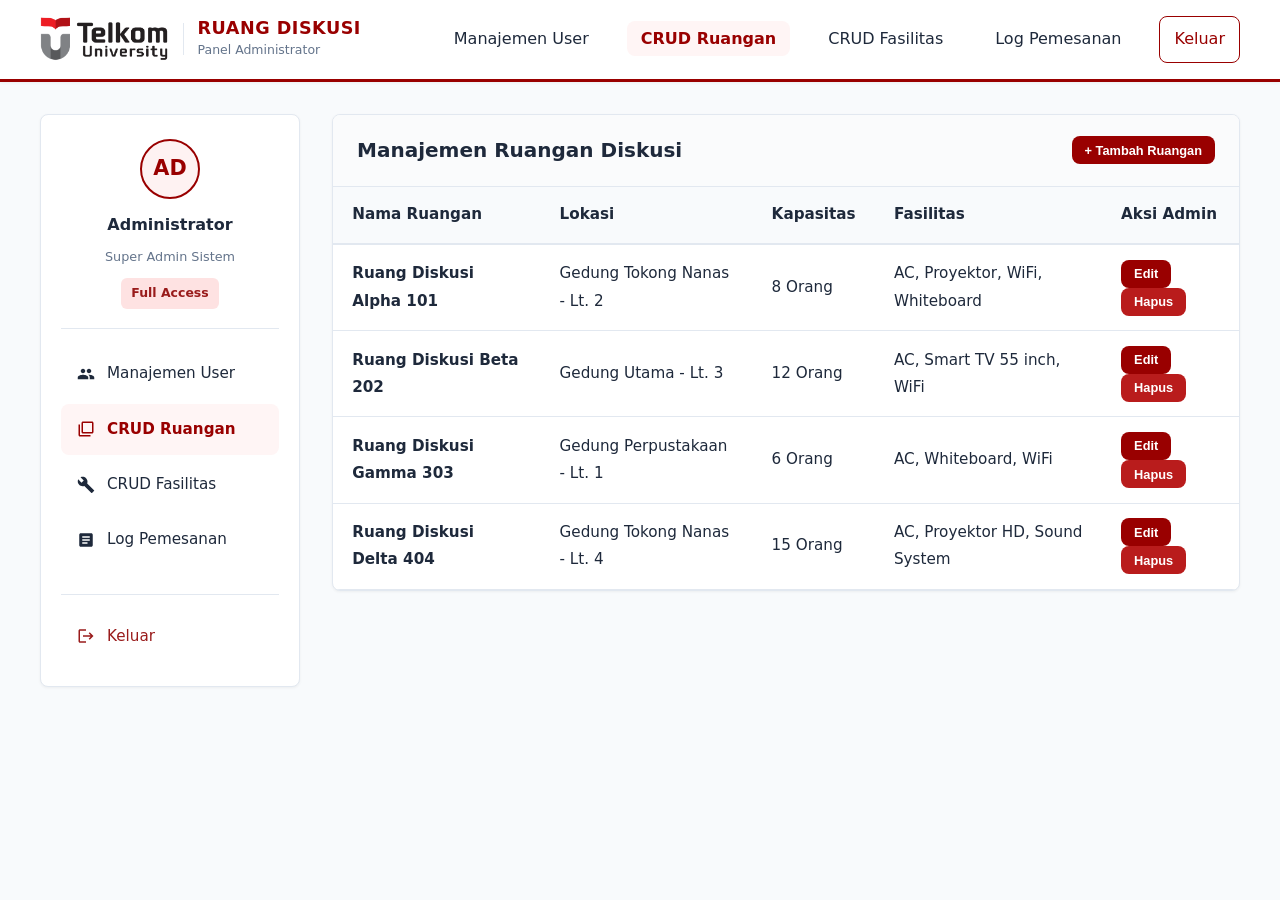
<file: admin/ruangan.html>
<!DOCTYPE html>
<html lang="id">
<head>
  <meta charset="UTF-8">
  <meta name="viewport" content="width=device-width, initial-scale=1.0">
  <title>CRUD Ruangan - Panel Administrator</title>
  <link rel="stylesheet" href="../assets/css/style.css">
</head>
<body>

  <!-- Navbar Utama -->
  <nav class="main-navbar">
    <div class="navbar-container">
      <a href="../index.html" class="brand-logo">
        <img src="../assets/img/logo-telkom.png" alt="Logo Telkom University">
        <div class="brand-divider"></div>
        <div class="brand-title">
          <h1>RUANG DISKUSI</h1>
          <span>Panel Administrator</span>
        </div>
      </a>

      <button class="hamburger-btn" id="hamburgerBtn" aria-label="Toggle menu">
        <span></span>
        <span></span>
        <span></span>
      </button>

      <ul class="nav-links" id="navLinks">
        <li><a href="index.html">Manajemen User</a></li>
        <li><a href="ruangan.html" class="active">CRUD Ruangan</a></li>
        <li><a href="fasilitas.html">CRUD Fasilitas</a></li>
        <li><a href="log.html">Log Pemesanan</a></li>
        <li><a href="../index.html" class="btn btn-outline btn-sm">Keluar</a></li>
      </ul>
    </div>
  </nav>

  <div class="main-wrapper">
    <div class="dashboard-grid">
      
      <!-- Sidebar Admin -->
      <aside class="sidebar">
        <div class="sidebar-profile">
          <div class="profile-avatar" style="background-color: #fef2f2; color: var(--color-secondary);">AD</div>
          <h3 style="font-size: 1rem; font-weight: 700; margin-bottom: 2px;">Administrator</h3>
          <span style="font-size: 0.8rem; color: var(--text-muted);">Super Admin Sistem</span>
          <div style="margin-top: 8px;">
            <span class="badge badge-danger">Full Access</span>
          </div>
        </div>

        <ul class="sidebar-menu">
          <li>
            <a href="index.html">
              <svg viewBox="0 0 24 24"><path d="M16 11c1.66 0 2.99-1.34 2.99-3S17.66 5 16 5c-1.66 0-3 1.34-3 3s1.34 3 3 3zm-8 0c1.66 0 2.99-1.34 2.99-3S9.66 5 8 5C6.34 5 5 6.34 5 8s1.34 3 3 3zm0 2c-2.33 0-7 1.17-7 3.5V19h14v-2.5c0-2.33-4.67-3.5-7-3.5zm8 0c-.29 0-.62.02-.97.05 1.16.84 1.97 1.97 1.97 3.45V19h6v-2.5c0-2.33-4.67-3.5-7-3.5z"/></svg>
              Manajemen User
            </a>
          </li>
          <li>
            <a href="ruangan.html" class="active">
              <svg viewBox="0 0 24 24"><path d="M4 6H2v14c0 1.1.9 2 2 2h14v-2H4V6zm16-4H8c-1.1 0-2 .9-2 2v12c0 1.1.9 2 2 2h12c1.1 0 2-.9 2-2V4c0-1.1-.9-2-2-2zm0 14H8V4h12v12z"/></svg>
              CRUD Ruangan
            </a>
          </li>
          <li>
            <a href="fasilitas.html">
              <svg viewBox="0 0 24 24"><path d="M22.7 19l-9.1-9.1c.9-2.3.4-5-1.5-6.9-2-2-5-2.4-7.4-1.3L9 6 6 9 1.6 4.3C.5 6.7.9 9.7 2.9 11.7c1.9 1.9 4.6 2.4 6.9 1.5l9.1 9.1c.4.4 1 .4 1.4 0l2.3-2.3c.5-.4.5-1.1.1-1.4z"/></svg>
              CRUD Fasilitas
            </a>
          </li>
          <li>
            <a href="log.html">
              <svg viewBox="0 0 24 24"><path d="M19 3H5c-1.1 0-2 .9-2 2v14c0 1.1.9 2 2 2h14c1.1 0 2-.9 2-2V5c0-1.1-.9-2-2-2zm-5 14H7v-2h7v2zm3-4H7v-2h10v2zm0-4H7V7h10v2z"/></svg>
              Log Pemesanan
            </a>
          </li>
          <li style="margin-top: 1.5rem; border-top: 1px solid var(--border-color); padding-top: 1rem;">
            <a href="../index.html" style="color: var(--status-danger-text);">
              <svg viewBox="0 0 24 24"><path d="M17 7l-1.41 1.41L18.17 11H8v2h10.17l-2.58 2.58L17 17l5-5zM4 5h8V3H4c-1.1 0-2 .9-2 2v14c0 1.1.9 2 2 2h8v-2H4V5z"/></svg>
              Keluar
            </a>
          </li>
        </ul>
      </aside>

      <!-- Main Content Area -->
      <main class="content-area">
        
        <div class="card">
          <div class="card-header">
            <h3 class="card-title">Manajemen Ruangan Diskusi</h3>
            <button class="btn btn-primary btn-sm" onclick="openAddRoomModal()">+ Tambah Ruangan</button>
          </div>
          <div class="card-body" style="padding: 0;">
            <div class="table-responsive">
              <table class="table">
                <thead>
                  <tr>
                    <th>Nama Ruangan</th>
                    <th>Lokasi</th>
                    <th>Kapasitas</th>
                    <th>Fasilitas</th>
                    <th>Aksi Admin</th>
                  </tr>
                </thead>
                <tbody id="roomTableBody">
                  <!-- Data populated by JS -->
                </tbody>
              </table>
            </div>
          </div>
        </div>

      </main>
    </div>
  </div>

  <!-- Modal Tambah/Edit Ruangan -->
  <div class="modal-backdrop" id="roomModal">
    <div class="modal-card">
      <div class="modal-header">
        <h3 id="modalTitle">Tambah Ruangan Baru</h3>
        <button class="modal-close" onclick="closeRoomModal()">&times;</button>
      </div>
      <div class="modal-body">
        <form id="roomForm">
          <input type="hidden" id="roomId">
          
          <div class="form-group">
            <label class="form-label">Nama Ruangan</label>
            <input type="text" class="form-control" id="roomName" required>
          </div>

          <div class="form-group">
            <label class="form-label">Lokasi</label>
            <input type="text" class="form-control" id="roomLocation" required>
          </div>

          <div class="form-group">
            <label class="form-label">Kapasitas</label>
            <select class="form-select" id="roomCapacity" required>
              <option value="">Pilih Kapasitas</option>
              <option value="6 Orang">6 Orang</option>
              <option value="8 Orang">8 Orang</option>
              <option value="10 Orang">10 Orang</option>
              <option value="12 Orang">12 Orang</option>
              <option value="15 Orang">15 Orang</option>
              <option value="20 Orang">20 Orang</option>
            </select>
          </div>

          <div class="form-group">
            <label class="form-label">Fasilitas</label>
            <div id="facilitiesCheckbox">
              <div style="display: flex; flex-wrap: wrap; gap: 10px; margin-top: 8px;">
                <label style="display: flex; align-items: center; gap: 5px;">
                  <input type="checkbox" value="AC"> AC
                </label>
                <label style="display: flex; align-items: center; gap: 5px;">
                  <input type="checkbox" value="Proyektor"> Proyektor
                </label>
                <label style="display: flex; align-items: center; gap: 5px;">
                  <input type="checkbox" value="Smart TV 55 inch"> Smart TV 55 inch
                </label>
                <label style="display: flex; align-items: center; gap: 5px;">
                  <input type="checkbox" value="Whiteboard"> Whiteboard
                </label>
                <label style="display: flex; align-items: center; gap: 5px;">
                  <input type="checkbox" value="WiFi"> WiFi
                </label>
                <label style="display: flex; align-items: center; gap: 5px;">
                  <input type="checkbox" value="Sound System"> Sound System
                </label>
                <label style="display: flex; align-items: center; gap: 5px;">
                  <input type="checkbox" value="Stopkontak"> Stopkontak
                </label>
              </div>
            </div>
          </div>
        </form>
      </div>
      <div class="modal-footer">
        <button class="btn btn-secondary btn-sm" onclick="closeRoomModal()">Batal</button>
        <button class="btn btn-primary btn-sm" onclick="saveRoom()">Simpan</button>
      </div>
    </div>
  </div>

  <!-- Modal Konfirmasi Hapus -->
  <div class="modal-backdrop" id="deleteModal">
    <div class="modal-card">
      <div class="modal-header" style="background-color: var(--status-danger-bg);">
        <h3 style="color: var(--status-danger-text);">Konfirmasi Hapus</h3>
        <button class="modal-close" onclick="closeDeleteModal()">&times;</button>
      </div>
      <div class="modal-body">
        <p>Yakin ingin menghapus ruangan "<strong id="deleteItemName"></strong>"?</p>
        <p style="font-size: 0.85rem; color: var(--text-muted);">Data yang dihapus tidak dapat dikembalikan.</p>
      </div>
      <div class="modal-footer">
        <button class="btn btn-secondary btn-sm" onclick="closeDeleteModal()">Batal</button>
        <button class="btn btn-danger btn-sm" onclick="confirmDelete()">Hapus</button>
      </div>
    </div>
  </div>

  <script src="../assets/js/main.js"></script>
  <script>
    // Mock data ruangan
    let rooms = [
      { id: 1, name: 'Ruang Diskusi Alpha 101', location: 'Gedung Tokong Nanas - Lt. 2', capacity: '8 Orang', facilities: ['AC', 'Proyektor', 'WiFi', 'Whiteboard'] },
      { id: 2, name: 'Ruang Diskusi Beta 202', location: 'Gedung Utama - Lt. 3', capacity: '12 Orang', facilities: ['AC', 'Smart TV 55 inch', 'WiFi'] },
      { id: 3, name: 'Ruang Diskusi Gamma 303', location: 'Gedung Perpustakaan - Lt. 1', capacity: '6 Orang', facilities: ['AC', 'Whiteboard', 'WiFi'] },
      { id: 4, name: 'Ruang Diskusi Delta 404', location: 'Gedung Tokong Nanas - Lt. 4', capacity: '15 Orang', facilities: ['AC', 'Proyektor HD', 'Sound System'] }
    ];

    let editingId = null;
    let deletingId = null;

    function renderTable() {
      const tbody = document.getElementById('roomTableBody');
      tbody.innerHTML = rooms.map(r => `
        <tr>
          <td><strong>${r.name}</strong></td>
          <td>${r.location}</td>
          <td>${r.capacity}</td>
          <td>${r.facilities.join(', ')}</td>
          <td>
            <button class="btn btn-primary btn-sm" onclick="editRoom(${r.id})">Edit</button>
            <button class="btn btn-danger btn-sm" onclick="deleteRoom(${r.id})">Hapus</button>
          </td>
        </tr>
      `).join('');
    }

    function openAddRoomModal() {
      editingId = null;
      document.getElementById('modalTitle').textContent = 'Tambah Ruangan Baru';
      document.getElementById('roomForm').reset();
      document.getElementById('roomModal').classList.add('show');
    }

    function editRoom(id) {
      const room = rooms.find(r => r.id === id);
      if (!room) return;

      editingId = id;
      document.getElementById('modalTitle').textContent = 'Edit Ruangan';
      document.getElementById('roomName').value = room.name;
      document.getElementById('roomLocation').value = room.location;
      document.getElementById('roomCapacity').value = room.capacity;
      
      // Reset checkboxes
      document.querySelectorAll('#facilitiesCheckbox input[type="checkbox"]').forEach(cb => {
        cb.checked = room.facilities.includes(cb.value);
      });
      
      document.getElementById('roomModal').classList.add('show');
    }

    function saveRoom() {
      const name = document.getElementById('roomName').value.trim();
      const location = document.getElementById('roomLocation').value.trim();
      const capacity = document.getElementById('roomCapacity').value;
      const facilities = Array.from(document.querySelectorAll('#facilitiesCheckbox input[type="checkbox"]:checked')).map(cb => cb.value);

      if (!name || !location || !capacity) {
        showToast('Mohon lengkapi semua field', 'warning');
        return;
      }

      if (editingId) {
        const room = rooms.find(r => r.id === editingId);
        room.name = name;
        room.location = location;
        room.capacity = capacity;
        room.facilities = facilities;
        showToast('Ruangan berhasil diupdate', 'success');
      } else {
        const newId = Math.max(...rooms.map(r => r.id)) + 1;
        rooms.push({ id: newId, name, location, capacity, facilities });
        showToast('Ruangan baru berhasil ditambahkan', 'success');
      }

      closeRoomModal();
      renderTable();
    }

    function deleteRoom(id) {
      const room = rooms.find(r => r.id === id);
      if (!room) return;

      deletingId = id;
      document.getElementById('deleteItemName').textContent = room.name;
      document.getElementById('deleteModal').classList.add('show');
    }

    function confirmDelete() {
      rooms = rooms.filter(r => r.id !== deletingId);
      showToast('Ruangan berhasil dihapus', 'success');
      closeDeleteModal();
      renderTable();
    }

    function closeRoomModal() {
      document.getElementById('roomModal').classList.remove('show');
    }

    function closeDeleteModal() {
      document.getElementById('deleteModal').classList.remove('show');
    }

    // Initial render
    renderTable();
  </script>
</body>
</html>
</file>
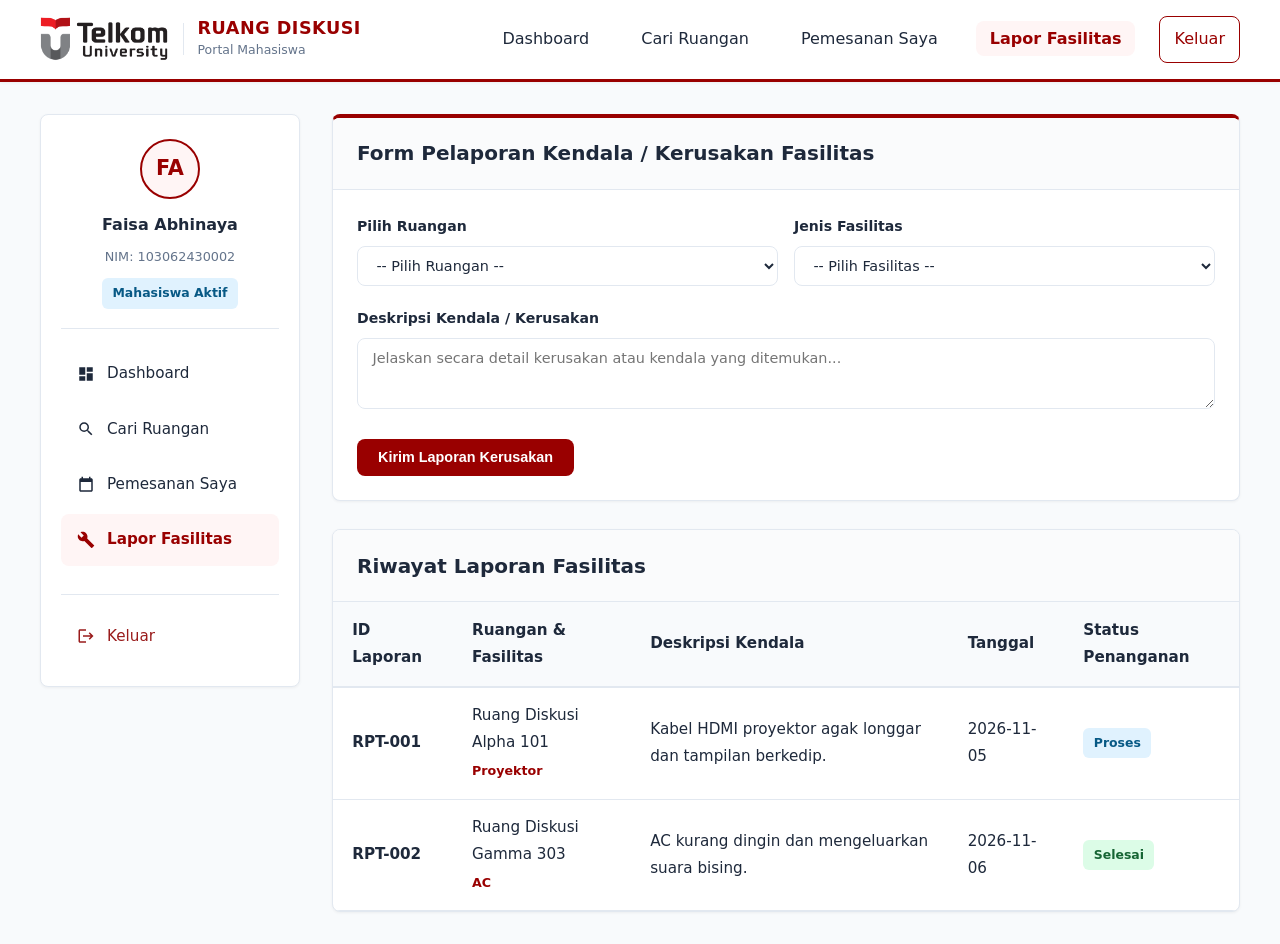
<file: mahasiswa/lapor.html>
<!DOCTYPE html>
<html lang="id">
<head>
  <meta charset="UTF-8">
  <meta name="viewport" content="width=device-width, initial-scale=1.0">
  <title>Laporan Fasilitas - Pemesanan Ruang Diskusi</title>
  <link rel="stylesheet" href="../assets/css/style.css">
</head>
<body>

  <!-- Navbar Utama -->
  <nav class="main-navbar">
    <div class="navbar-container">
      <a href="../index.html" class="brand-logo">
        <img src="../assets/img/logo-telkom.png" alt="Logo Telkom University">
        <div class="brand-divider"></div>
        <div class="brand-title">
          <h1>RUANG DISKUSI</h1>
          <span>Portal Mahasiswa</span>
        </div>
      </a>

      <button class="hamburger-btn" id="hamburgerBtn" aria-label="Toggle menu">
        <span></span>
        <span></span>
        <span></span>
      </button>

      <ul class="nav-links" id="navLinks">
        <li><a href="index.html">Dashboard</a></li>
        <li><a href="ruangan.html">Cari Ruangan</a></li>
        <li><a href="pemesanan.html">Pemesanan Saya</a></li>
        <li><a href="lapor.html" class="active">Lapor Fasilitas</a></li>
        <li><a href="../index.html" class="btn btn-outline btn-sm">Keluar</a></li>
      </ul>
    </div>
  </nav>

  <div class="main-wrapper">
    <div class="dashboard-grid">
      
      <!-- Sidebar Panel -->
      <aside class="sidebar">
        <div class="sidebar-profile">
          <div class="profile-avatar">FA</div>
          <h3 style="font-size: 1rem; font-weight: 700; margin-bottom: 2px;">Faisa Abhinaya</h3>
          <span style="font-size: 0.8rem; color: var(--text-muted);">NIM: 103062430002</span>
          <div style="margin-top: 8px;">
            <span class="badge badge-info">Mahasiswa Aktif</span>
          </div>
        </div>

        <ul class="sidebar-menu">
          <li>
            <a href="index.html">
              <svg viewBox="0 0 24 24"><path d="M3 13h8V3H3v10zm0 8h8v-6H3v6zm10 0h8V11h-8v10zm0-18v6h8V3h-8z"/></svg>
              Dashboard
            </a>
          </li>
          <li>
            <a href="ruangan.html">
              <svg viewBox="0 0 24 24"><path d="M15.5 14h-.79l-.28-.27A6.471 6.471 0 0 0 16 9.5 6.5 6.5 0 1 0 9.5 16c1.61 0 3.09-.59 4.23-1.57l.27.28v.79l5 4.99L20.49 19l-4.99-5zm-6 0C7.01 14 5 11.99 5 9.5S7.01 5 9.5 5 14 7.01 14 9.5 11.99 14 9.5 14z"/></svg>
              Cari Ruangan
            </a>
          </li>
          <li>
            <a href="pemesanan.html">
              <svg viewBox="0 0 24 24"><path d="M19 3h-1V1h-2v2H8V1H6v2H5c-1.1 0-2 .9-2 2v14c0 1.1.9 2 2 2h14c1.1 0 2-.9 2-2V5c0-1.1-.9-2-2-2zm0 16H5V8h14v11z"/></svg>
              Pemesanan Saya
            </a>
          </li>
          <li>
            <a href="lapor.html" class="active">
              <svg viewBox="0 0 24 24"><path d="M22.7 19l-9.1-9.1c.9-2.3.4-5-1.5-6.9-2-2-5-2.4-7.4-1.3L9 6 6 9 1.6 4.3C.5 6.7.9 9.7 2.9 11.7c1.9 1.9 4.6 2.4 6.9 1.5l9.1 9.1c.4.4 1 .4 1.4 0l2.3-2.3c.5-.4.5-1.1.1-1.4z"/></svg>
              Lapor Fasilitas
            </a>
          </li>
          <li style="margin-top: 1.5rem; border-top: 1px solid var(--border-color); padding-top: 1rem;">
            <a href="../index.html" style="color: var(--status-danger-text);">
              <svg viewBox="0 0 24 24"><path d="M17 7l-1.41 1.41L18.17 11H8v2h10.17l-2.58 2.58L17 17l5-5zM4 5h8V3H4c-1.1 0-2 .9-2 2v14c0 1.1.9 2 2 2h8v-2H4V5z"/></svg>
              Keluar
            </a>
          </li>
        </ul>
      </aside>

      <!-- Main Content Area -->
      <main class="content-area">
        
        <!-- Form Laporan -->
        <div class="card" style="border-top: 4px solid var(--color-secondary);">
          <div class="card-header">
            <h3 class="card-title">Form Pelaporan Kendala / Kerusakan Fasilitas</h3>
          </div>
          <div class="card-body">
            <form onsubmit="submitReport(event)">
              <div class="form-row">
                <div class="form-group">
                  <label class="form-label">Pilih Ruangan</label>
                  <select class="form-select" id="reportRuangan" required>
                    <option value="">-- Pilih Ruangan --</option>
                    <option value="Ruang Diskusi Alpha 101">Ruang Diskusi Alpha 101</option>
                    <option value="Ruang Diskusi Beta 202">Ruang Diskusi Beta 202</option>
                    <option value="Ruang Diskusi Gamma 303">Ruang Diskusi Gamma 303</option>
                    <option value="Ruang Diskusi Delta 404">Ruang Diskusi Delta 404</option>
                  </select>
                </div>

                <div class="form-group">
                  <label class="form-label">Jenis Fasilitas</label>
                  <select class="form-select" id="reportFasilitas" required>
                    <option value="">-- Pilih Fasilitas --</option>
                    <option value="Proyektor">Proyektor / Kabel HDMI</option>
                    <option value="AC">AC (Pendingin Ruangan)</option>
                    <option value="Smart TV">Smart TV / Layar Display</option>
                    <option value="Stopkontak">Stopkontak / Kelistrikan</option>
                    <option value="Meja / Kursi">Meja / Kursi Rusak</option>
                  </select>
                </div>
              </div>

              <div class="form-group">
                <label class="form-label">Deskripsi Kendala / Kerusakan</label>
                <textarea class="form-control" id="reportDesc" rows="3" placeholder="Jelaskan secara detail kerusakan atau kendala yang ditemukan..." required></textarea>
              </div>

              <button type="submit" class="btn btn-primary">Kirim Laporan Kerusakan</button>
            </form>
          </div>
        </div>

        <!-- Riwayat Laporan -->
        <div class="card">
          <div class="card-header">
            <h3 class="card-title">Riwayat Laporan Fasilitas</h3>
          </div>
          <div class="card-body" style="padding: 0;">
            <div class="table-responsive">
              <table class="table">
                <thead>
                  <tr>
                    <th>ID Laporan</th>
                    <th>Ruangan & Fasilitas</th>
                    <th>Deskripsi Kendala</th>
                    <th>Tanggal</th>
                    <th>Status Penanganan</th>
                  </tr>
                </thead>
                <tbody id="reportTableBody">
                  <!-- Rendered via JS -->
                </tbody>
              </table>
            </div>
          </div>
        </div>

      </main>
    </div>
  </div>

  

  <script src="../assets/js/main.js"></script>
  <script>
    document.addEventListener('DOMContentLoaded', () => {
      renderReports();
    });

    function renderReports() {
      const tbody = document.getElementById('reportTableBody');
      tbody.innerHTML = '';

      DATA_LAPORAN.forEach(rep => {
        let badge = 'badge-warning';
        if (rep.status === 'Selesai') badge = 'badge-success';
        else if (rep.status === 'Proses') badge = 'badge-info';

        tbody.innerHTML += `
          <tr>
            <td><strong>${rep.id}</strong></td>
            <td>${rep.ruangan}<br><small style="color:var(--color-secondary); font-weight:600;">${rep.fasilitas}</small></td>
            <td>${rep.deskripsi}</td>
            <td>${rep.tanggal}</td>
            <td><span class="badge ${badge}">${rep.status}</span></td>
          </tr>
        `;
      });
    }

    function submitReport(e) {
      e.preventDefault();
      const r = document.getElementById('reportRuangan').value;
      const f = document.getElementById('reportFasilitas').value;
      const d = document.getElementById('reportDesc').value;

      const newRep = {
        id: "RPT-00" + (DATA_LAPORAN.length + 1),
        ruangan: r,
        fasilitas: f,
        deskripsi: d,
        pelapor: "Faisa Abhinaya",
        tanggal: new Date().toISOString().split('T')[0],
        status: "Proses"
      };

      DATA_LAPORAN.unshift(newRep);
      renderReports();
      showNotification('Laporan kendala fasilitas berhasil dikirim ke pengelola ruangan.', 'success');
      e.target.reset();
    }
  </script>
</body>
</html>
</file>
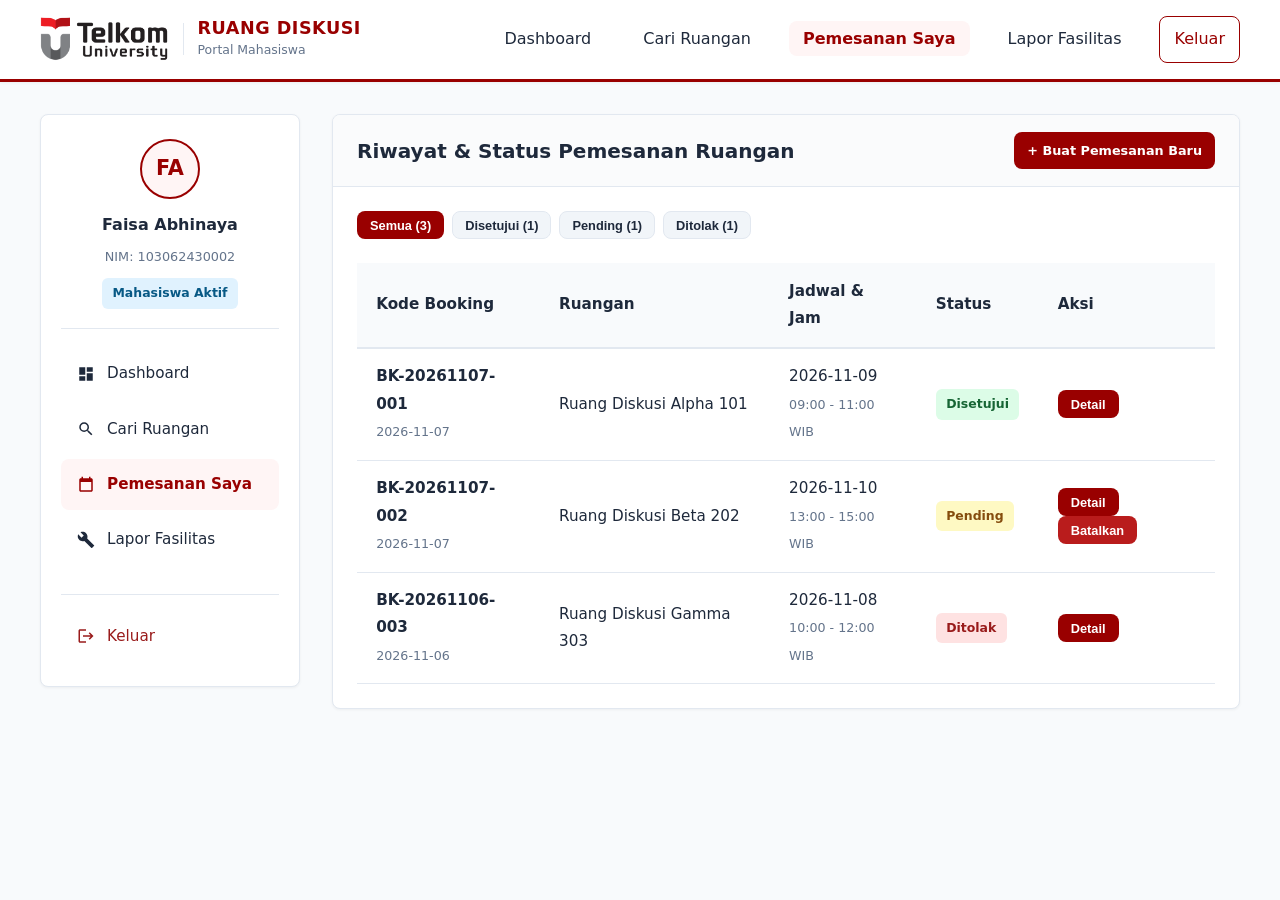
<file: mahasiswa/pemesanan.html>
<!DOCTYPE html>
<html lang="id">
<head>
  <meta charset="UTF-8">
  <meta name="viewport" content="width=device-width, initial-scale=1.0">
  <title>Riwayat Pemesanan - Pemesanan Ruang Diskusi</title>
  <link rel="stylesheet" href="../assets/css/style.css">
</head>
<body>

  <!-- Navbar Utama -->
  <nav class="main-navbar">
    <div class="navbar-container">
      <a href="../index.html" class="brand-logo">
        <img src="../assets/img/logo-telkom.png" alt="Logo Telkom University">
        <div class="brand-divider"></div>
        <div class="brand-title">
          <h1>RUANG DISKUSI</h1>
          <span>Portal Mahasiswa</span>
        </div>
      </a>

      <button class="hamburger-btn" id="hamburgerBtn" aria-label="Toggle menu">
        <span></span>
        <span></span>
        <span></span>
      </button>

      <ul class="nav-links" id="navLinks">
        <li><a href="index.html">Dashboard</a></li>
        <li><a href="ruangan.html">Cari Ruangan</a></li>
        <li><a href="pemesanan.html" class="active">Pemesanan Saya</a></li>
        <li><a href="lapor.html">Lapor Fasilitas</a></li>
        <li><a href="../index.html" class="btn btn-outline btn-sm">Keluar</a></li>
      </ul>
    </div>
  </nav>

  <div class="main-wrapper">
    <div class="dashboard-grid">
      
      <!-- Sidebar Panel -->
      <aside class="sidebar">
        <div class="sidebar-profile">
          <div class="profile-avatar">FA</div>
          <h3 style="font-size: 1rem; font-weight: 700; margin-bottom: 2px;">Faisa Abhinaya</h3>
          <span style="font-size: 0.8rem; color: var(--text-muted);">NIM: 103062430002</span>
          <div style="margin-top: 8px;">
            <span class="badge badge-info">Mahasiswa Aktif</span>
          </div>
        </div>

        <ul class="sidebar-menu">
          <li>
            <a href="index.html">
              <svg viewBox="0 0 24 24"><path d="M3 13h8V3H3v10zm0 8h8v-6H3v6zm10 0h8V11h-8v10zm0-18v6h8V3h-8z"/></svg>
              Dashboard
            </a>
          </li>
          <li>
            <a href="ruangan.html">
              <svg viewBox="0 0 24 24"><path d="M15.5 14h-.79l-.28-.27A6.471 6.471 0 0 0 16 9.5 6.5 6.5 0 1 0 9.5 16c1.61 0 3.09-.59 4.23-1.57l.27.28v.79l5 4.99L20.49 19l-4.99-5zm-6 0C7.01 14 5 11.99 5 9.5S7.01 5 9.5 5 14 7.01 14 9.5 11.99 14 9.5 14z"/></svg>
              Cari Ruangan
            </a>
          </li>
          <li>
            <a href="pemesanan.html" class="active">
              <svg viewBox="0 0 24 24"><path d="M19 3h-1V1h-2v2H8V1H6v2H5c-1.1 0-2 .9-2 2v14c0 1.1.9 2 2 2h14c1.1 0 2-.9 2-2V5c0-1.1-.9-2-2-2zm0 16H5V8h14v11z"/></svg>
              Pemesanan Saya
            </a>
          </li>
          <li>
            <a href="lapor.html">
              <svg viewBox="0 0 24 24"><path d="M22.7 19l-9.1-9.1c.9-2.3.4-5-1.5-6.9-2-2-5-2.4-7.4-1.3L9 6 6 9 1.6 4.3C.5 6.7.9 9.7 2.9 11.7c1.9 1.9 4.6 2.4 6.9 1.5l9.1 9.1c.4.4 1 .4 1.4 0l2.3-2.3c.5-.4.5-1.1.1-1.4z"/></svg>
              Lapor Fasilitas
            </a>
          </li>
          <li style="margin-top: 1.5rem; border-top: 1px solid var(--border-color); padding-top: 1rem;">
            <a href="../index.html" style="color: var(--status-danger-text);">
              <svg viewBox="0 0 24 24"><path d="M17 7l-1.41 1.41L18.17 11H8v2h10.17l-2.58 2.58L17 17l5-5zM4 5h8V3H4c-1.1 0-2 .9-2 2v14c0 1.1.9 2 2 2h8v-2H4V5z"/></svg>
              Keluar
            </a>
          </li>
        </ul>
      </aside>

      <!-- Main Content Area -->
      <main class="content-area">
        
        <div class="card">
          <div class="card-header" style="display: flex; justify-content: space-between; align-items: center;">
            <h3 class="card-title">Riwayat & Status Pemesanan Ruangan</h3>
            <a href="ruangan.html" class="btn btn-primary btn-sm">+ Buat Pemesanan Baru</a>
          </div>
          <div class="card-body">
            <!-- Filter Status Tab -->
            <div style="display: flex; gap: 8px; margin-bottom: 1.5rem; flex-wrap: wrap;">
              <button class="btn btn-sm btn-primary" onclick="filterStatus('Semua', this)">Semua (3)</button>
              <button class="btn btn-sm btn-secondary" onclick="filterStatus('Disetujui', this)">Disetujui (1)</button>
              <button class="btn btn-sm btn-secondary" onclick="filterStatus('Pending', this)">Pending (1)</button>
              <button class="btn btn-sm btn-secondary" onclick="filterStatus('Ditolak', this)">Ditolak (1)</button>
            </div>

            <div class="table-responsive">
              <table class="table" id="pemesananTable">
                <thead>
                  <tr>
                    <th>Kode Booking</th>
                    <th>Ruangan</th>
                    <th>Jadwal & Jam</th>
                    <th>Status</th>
                    <th>Aksi</th>
                  </tr>
                </thead>
                <tbody id="pemesananTableBody">
                  <!-- Rendered via JS -->
                </tbody>
              </table>
            </div>
          </div>
        </div>

      </main>
    </div>
  </div>

  <!-- Modal Detail Pemesanan -->
  <div class="modal-backdrop" id="detailModal">
    <div class="modal-card">
      <div class="modal-header">
        <h3>Detail Bukti Pemesanan Ruang Diskusi</h3>
        <button class="modal-close" onclick="closeModal('detailModal')">&times;</button>
      </div>
      <div class="modal-body" id="modalDetailContent">
        <!-- Detail info -->
      </div>
      <div class="modal-footer">
        <button type="button" class="btn btn-secondary" onclick="closeModal('detailModal')">Tutup</button>
        <button type="button" class="btn btn-primary" onclick="window.print()">Cetak Bukti</button>
      </div>
    </div>
  </div>

  

  <script src="../assets/js/main.js"></script>
  <script>
    document.addEventListener('DOMContentLoaded', () => {
      renderPemesananTable(DATA_PEMESANAN);
    });

    function renderPemesananTable(data) {
      const tbody = document.getElementById('pemesananTableBody');
      tbody.innerHTML = '';

      if (data.length === 0) {
        tbody.innerHTML = '<tr><td colspan="6" style="text-align: center; padding: 2rem; color: var(--text-muted);">Tidak ada data pemesanan.</td></tr>';
        return;
      }

      data.forEach(item => {
        let badgeClass = 'badge-secondary';
        if (item.status === 'Disetujui') badgeClass = 'badge-success';
        else if (item.status === 'Pending') badgeClass = 'badge-warning';
        else if (item.status === 'Ditolak') badgeClass = 'badge-danger';

        tbody.innerHTML += `
          <tr>
            <td><strong>${item.id}</strong><br><small style="color:var(--text-muted)">${item.tglPengajuan}</small></td>
            <td>${item.ruangan}</td>
            <td>${item.tanggal}<br><small style="color:var(--text-muted);">${item.jamMulai} - ${item.jamSelesai} WIB</small></td>
            <td><span class="badge ${badgeClass}">${item.status}</span></td>
            <td>
              <button class="btn btn-primary btn-sm" onclick="showDetail('${item.id}')">Detail</button>
              ${item.status === 'Pending' ? `<button class="btn btn-danger btn-sm" onclick="cancelBooking('${item.id}')">Batalkan</button>` : ''}
            </td>
          </tr>
        `;
      });
    }

    function filterStatus(status, btn) {
      document.querySelectorAll('.card-body .btn-sm').forEach(b => {
        if (b.innerText.includes('Semua') || b.innerText.includes('Disetujui') || b.innerText.includes('Pending') || b.innerText.includes('Ditolak')) {
          b.className = 'btn btn-sm btn-secondary';
        }
      });
      btn.className = 'btn btn-sm btn-primary';

      if (status === 'Semua') {
        renderPemesananTable(DATA_PEMESANAN);
      } else {
        const filtered = DATA_PEMESANAN.filter(i => i.status === status);
        renderPemesananTable(filtered);
      }
    }

    function showDetail(id) {
      const item = DATA_PEMESANAN.find(i => i.id === id);
      if (!item) return;

      const content = document.getElementById('modalDetailContent');
      content.innerHTML = `
        <div style="text-align: center; margin-bottom: 1.5rem; border-bottom: 2px dashed var(--border-color); padding-bottom: 1.2rem;">
          <img src="../assets/img/logo-telkom.png" alt="Logo" style="height: 44px; margin-bottom: 10px;">
          <h4 style="font-weight: 800; color: var(--color-secondary);">BUKTI PEMESANAN RUANG DISKUSI</h4>
          <span style="font-size: 0.85rem; color: var(--text-muted);">Telkom University Jakarta</span>
        </div>
        <div style="display: grid; grid-template-columns: 140px 1fr; gap: 10px; font-size: 0.92rem;">
          <strong>Kode Booking:</strong> <span>${item.id}</span>
          <strong>Nama Pemesan:</strong> <span>${item.namaMahasiswa} (${item.nim})</span>
          <strong>Ruangan:</strong> <span>${item.ruangan}</span>
          <strong>Tanggal:</strong> <span>${item.tanggal}</span>
          <strong>Waktu:</strong> <span>${item.jamMulai} - ${item.jamSelesai} WIB</span>
          <strong>Status:</strong> <span style="font-weight: 700; color: ${item.status === 'Disetujui' ? 'green' : (item.status === 'Pending' ? 'orange' : 'red')}">${item.status}</span>
          ${item.alasanTolak ? `<strong>Alasan Penolakan:</strong> <span style="color: red;">${item.alasanTolak}</span>` : ''}
        </div>
      `;
      openModal('detailModal');
    }

    function cancelBooking(id) {
      if (confirm(`Apakah Anda yakin ingin membatalkan pemesanan ${id}?`)) {
        DATA_PEMESANAN = DATA_PEMESANAN.filter(i => i.id !== id);
        renderPemesananTable(DATA_PEMESANAN);
        showNotification('Pemesanan berhasil dibatalkan.', 'success');
      }
    }
  </script>
</body>
</html>
</file>
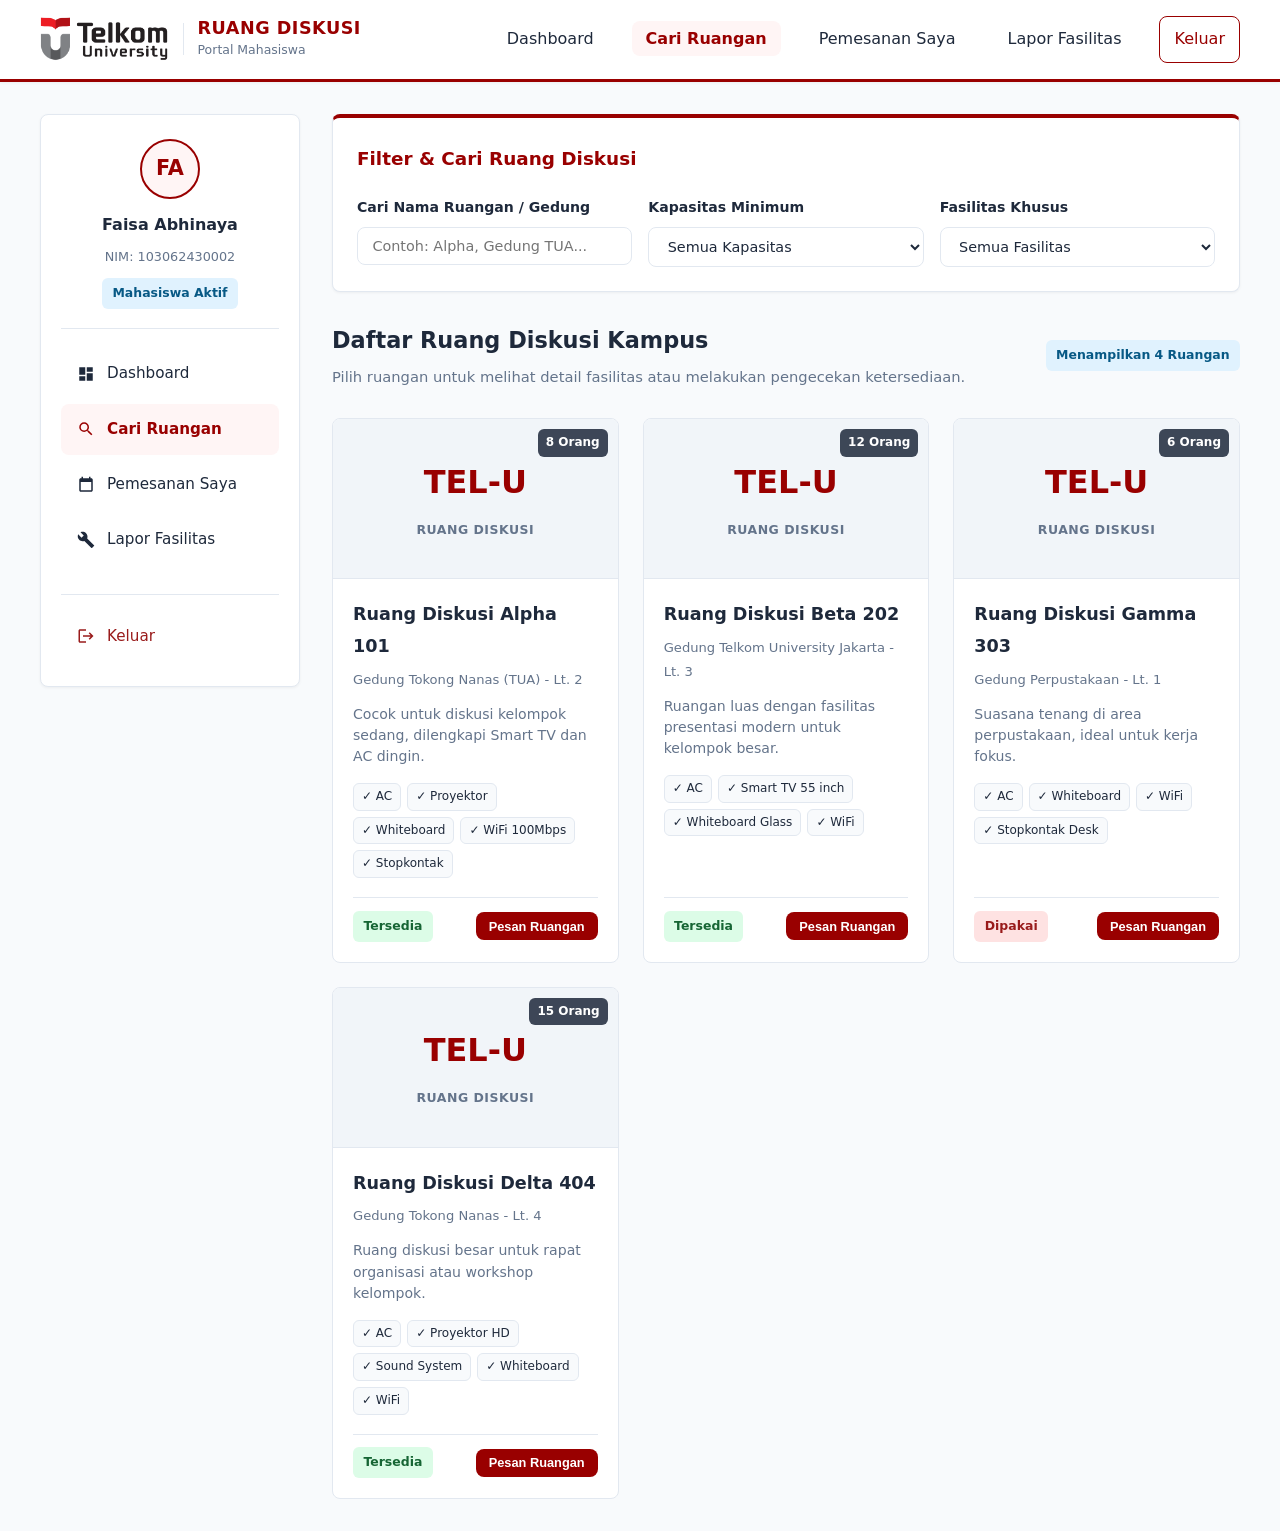
<file: mahasiswa/ruangan.html>
<!DOCTYPE html>
<html lang="id">
<head>
  <meta charset="UTF-8">
  <meta name="viewport" content="width=device-width, initial-scale=1.0">
  <title>Cari Ruangan - Pemesanan Ruang Diskusi</title>
  <link rel="stylesheet" href="../assets/css/style.css">
</head>
<body>

  <!-- Navbar Utama -->
  <nav class="main-navbar">
    <div class="navbar-container">
      <a href="../index.html" class="brand-logo">
        <img src="../assets/img/logo-telkom.png" alt="Logo Telkom University">
        <div class="brand-divider"></div>
        <div class="brand-title">
          <h1>RUANG DISKUSI</h1>
          <span>Portal Mahasiswa</span>
        </div>
      </a>

      <button class="hamburger-btn" id="hamburgerBtn" aria-label="Toggle menu">
        <span></span>
        <span></span>
        <span></span>
      </button>

      <ul class="nav-links" id="navLinks">
        <li><a href="index.html">Dashboard</a></li>
        <li><a href="ruangan.html" class="active">Cari Ruangan</a></li>
        <li><a href="pemesanan.html">Pemesanan Saya</a></li>
        <li><a href="lapor.html">Lapor Fasilitas</a></li>
        <li><a href="../index.html" class="btn btn-outline btn-sm">Keluar</a></li>
      </ul>
    </div>
  </nav>

  <div class="main-wrapper">
    <div class="dashboard-grid">
      
      <!-- Sidebar Panel -->
      <aside class="sidebar">
        <div class="sidebar-profile">
          <div class="profile-avatar">FA</div>
          <h3 style="font-size: 1rem; font-weight: 700; margin-bottom: 2px;">Faisa Abhinaya</h3>
          <span style="font-size: 0.8rem; color: var(--text-muted);">NIM: 103062430002</span>
          <div style="margin-top: 8px;">
            <span class="badge badge-info">Mahasiswa Aktif</span>
          </div>
        </div>

        <ul class="sidebar-menu">
          <li>
            <a href="index.html">
              <svg viewBox="0 0 24 24"><path d="M3 13h8V3H3v10zm0 8h8v-6H3v6zm10 0h8V11h-8v10zm0-18v6h8V3h-8z"/></svg>
              Dashboard
            </a>
          </li>
          <li>
            <a href="ruangan.html" class="active">
              <svg viewBox="0 0 24 24"><path d="M15.5 14h-.79l-.28-.27A6.471 6.471 0 0 0 16 9.5 6.5 6.5 0 1 0 9.5 16c1.61 0 3.09-.59 4.23-1.57l.27.28v.79l5 4.99L20.49 19l-4.99-5zm-6 0C7.01 14 5 11.99 5 9.5S7.01 5 9.5 5 14 7.01 14 9.5 11.99 14 9.5 14z"/></svg>
              Cari Ruangan
            </a>
          </li>
          <li>
            <a href="pemesanan.html">
              <svg viewBox="0 0 24 24"><path d="M19 3h-1V1h-2v2H8V1H6v2H5c-1.1 0-2 .9-2 2v14c0 1.1.9 2 2 2h14c1.1 0 2-.9 2-2V5c0-1.1-.9-2-2-2zm0 16H5V8h14v11z"/></svg>
              Pemesanan Saya
            </a>
          </li>
          <li>
            <a href="lapor.html">
              <svg viewBox="0 0 24 24"><path d="M22.7 19l-9.1-9.1c.9-2.3.4-5-1.5-6.9-2-2-5-2.4-7.4-1.3L9 6 6 9 1.6 4.3C.5 6.7.9 9.7 2.9 11.7c1.9 1.9 4.6 2.4 6.9 1.5l9.1 9.1c.4.4 1 .4 1.4 0l2.3-2.3c.5-.4.5-1.1.1-1.4z"/></svg>
              Lapor Fasilitas
            </a>
          </li>
          <li style="margin-top: 1.5rem; border-top: 1px solid var(--border-color); padding-top: 1rem;">
            <a href="../index.html" style="color: var(--status-danger-text);">
              <svg viewBox="0 0 24 24"><path d="M17 7l-1.41 1.41L18.17 11H8v2h10.17l-2.58 2.58L17 17l5-5zM4 5h8V3H4c-1.1 0-2 .9-2 2v14c0 1.1.9 2 2 2h8v-2H4V5z"/></svg>
              Keluar
            </a>
          </li>
        </ul>
      </aside>

      <!-- Main Content Area -->
      <main class="content-area">
        
        <!-- Filter Bar Card -->
        <div class="card" style="border-top: 4px solid var(--color-secondary);">
          <div class="card-body">
            <h3 style="font-size: 1.15rem; font-weight: 700; margin-bottom: 1.25rem; color: var(--color-secondary);">
              Filter & Cari Ruang Diskusi
            </h3>
            <div class="form-row">
              <div class="form-group" style="margin-bottom: 0;">
                <label class="form-label">Cari Nama Ruangan / Gedung</label>
                <input type="text" id="searchInput" class="form-control" placeholder="Contoh: Alpha, Gedung TUA..." onkeyup="filterRooms()">
              </div>

              <div class="form-group" style="margin-bottom: 0;">
                <label class="form-label">Kapasitas Minimum</label>
                <select id="capacitySelect" class="form-select" onchange="filterRooms()">
                  <option value="0">Semua Kapasitas</option>
                  <option value="6">Minimal 6 Orang</option>
                  <option value="8">Minimal 8 Orang</option>
                  <option value="12">Minimal 12 Orang</option>
                </select>
              </div>

              <div class="form-group" style="margin-bottom: 0;">
                <label class="form-label">Fasilitas Khusus</label>
                <select id="facilitySelect" class="form-select" onchange="filterRooms()">
                  <option value="">Semua Fasilitas</option>
                  <option value="Proyektor">Memiliki Proyektor</option>
                  <option value="Smart TV">Memiliki Smart TV</option>
                  <option value="AC">Ber-AC</option>
                </select>
              </div>
            </div>
          </div>
        </div>

        <!-- Section Header -->
        <div style="display: flex; justify-content: space-between; align-items: center;">
          <div>
            <h2 style="font-size: 1.4rem; color: var(--text-dark); font-weight: 800;">Daftar Ruang Diskusi Kampus</h2>
            <p style="color: var(--text-muted); font-size: 0.92rem; margin-top: 0.2rem;">Pilih ruangan untuk melihat detail fasilitas atau melakukan pengecekan ketersediaan.</p>
          </div>
          <span class="badge badge-info" id="roomCountBadge">Menampilkan 4 Ruangan</span>
        </div>

        <!-- Room Catalog Grid -->
        <div class="room-grid" id="roomGrid">
          <!-- Generated by JS -->
        </div>

      </main>
    </div>
  </div>

  <!-- Modal Booking Form -->
  <div class="modal-backdrop" id="bookingModal">
    <div class="modal-card">
      <div class="modal-header">
        <h3 id="modalRoomTitle">Form Pemesanan Ruang Diskusi</h3>
        <button class="modal-close" onclick="closeModal('bookingModal')">&times;</button>
      </div>
      <form id="bookingForm" onsubmit="submitBooking(event)">
        <div class="modal-body">
          <input type="hidden" id="modalRoomName">
          
          <div class="form-group">
            <label class="form-label">Nama Pemesan (Mahasiswa)</label>
            <input type="text" class="form-control" value="Faisa Abhinaya (103062430002)" readonly style="background-color: #f1f5f9;">
          </div>

          <div class="form-row">
            <div class="form-group">
              <label class="form-label">Tanggal Pemesanan</label>
              <input type="date" id="bookingTanggal" class="form-control" required onchange="runAjaxCheck()">
            </div>
            <div class="form-group">
              <label class="form-label">Jam Mulai</label>
              <input type="time" id="bookingJamMulai" class="form-control" required value="09:00" onchange="runAjaxCheck()">
            </div>
          </div>

          <div class="form-group">
            <label class="form-label">Jam Selesai</label>
            <input type="time" id="bookingJamSelesai" class="form-control" required value="11:00" onchange="runAjaxCheck()">
          </div>

          <div id="ajaxCheckStatus" style="margin-bottom: 1.25rem;">
            <div class="badge badge-info" style="width: 100%; padding: 10px; display: block;">Memasukkan tanggal dan jam akan mengecek ketersediaan via AJAX.</div>
          </div>
        </div>

        <div class="modal-footer">
          <button type="button" class="btn btn-secondary" onclick="closeModal('bookingModal')">Batal</button>
          <button type="submit" id="btnSubmitBooking" class="btn btn-primary">Kirim Permohonan Booking</button>
        </div>
      </form>
    </div>
  </div>

  

  <script src="../assets/js/main.js"></script>
  <script>
    document.addEventListener('DOMContentLoaded', () => {
      renderRooms(DATA_RUANGAN);
      document.getElementById('bookingTanggal').value = new Date().toISOString().split('T')[0];
    });

    function renderRooms(rooms) {
      const grid = document.getElementById('roomGrid');
      grid.innerHTML = '';

      if (rooms.length === 0) {
        grid.innerHTML = '<div style="grid-column: 1/-1; text-align: center; padding: 3rem; background: white; border-radius: 8px;">Tidak ada ruangan yang sesuai filter.</div>';
        document.getElementById('roomCountBadge').innerText = '0 Ruangan Ditampilkan';
        return;
      }

      document.getElementById('roomCountBadge').innerText = `Menampilkan ${rooms.length} Ruangan`;

      rooms.forEach(room => {
        const isAvailable = room.status === 'Tersedia';
        const cardHtml = `
          <div class="room-card">
            <div class="room-img-placeholder">
              <div style="text-align: center;">
                <div style="font-size: 2rem; color: var(--color-secondary); font-weight: 800; margin-bottom: 4px;">TEL-U</div>
                <span style="font-size: 0.78rem; font-weight: 600; letter-spacing: 0.5px;">RUANG DISKUSI</span>
              </div>
              <span class="room-capacity-tag">${room.kapasitas} Orang</span>
            </div>
            <div class="room-content">
              <h3 class="room-title">${room.nama}</h3>
              <div class="room-location">${room.gedung}</div>
              <p style="font-size: 0.88rem; color: var(--text-muted); margin-bottom: 1rem; line-height: 1.5;">${room.deskripsi}</p>
              
              <div class="room-facilities">
                ${room.fasilitas.map(f => `<span class="facility-tag">✓ ${f}</span>`).join('')}
              </div>

              <div class="room-footer">
                <span class="badge ${isAvailable ? 'badge-success' : 'badge-danger'}">
                  ${room.status}
                </span>
                <button class="btn btn-primary btn-sm" onclick="openBookingModal('${room.nama}')">
                  Pesan Ruangan
                </button>
              </div>
            </div>
          </div>
        `;
        grid.innerHTML += cardHtml;
      });
    }

    function filterRooms() {
      const search = document.getElementById('searchInput').value.toLowerCase();
      const capacity = parseInt(document.getElementById('capacitySelect').value);
      const facility = document.getElementById('facilitySelect').value;

      const filtered = DATA_RUANGAN.filter(room => {
        const matchSearch = room.nama.toLowerCase().includes(search) || room.gedung.toLowerCase().includes(search);
        const matchCap = room.kapasitas >= capacity;
        const matchFac = facility === '' || room.fasilitas.includes(facility);
        return matchSearch && matchCap && matchFac;
      });

      renderRooms(filtered);
    }

    function openBookingModal(roomName) {
      document.getElementById('modalRoomTitle').innerText = `Pesan ${roomName}`;
      document.getElementById('modalRoomName').value = roomName;
      openModal('bookingModal');
      runAjaxCheck();
    }

    async function runAjaxCheck() {
      const roomName = document.getElementById('modalRoomName').value;
      const tgl = document.getElementById('bookingTanggal').value;
      const jamM = document.getElementById('bookingJamMulai').value;
      const jamS = document.getElementById('bookingJamSelesai').value;
      const statusDiv = document.getElementById('ajaxCheckStatus');
      const btnSubmit = document.getElementById('btnSubmitBooking');

      if (!roomName || !tgl || !jamM || !jamS) return;

      statusDiv.innerHTML = '<div class="badge badge-info" style="width: 100%; padding: 10px; display:block;">Memeriksa ketersediaan jadwal via AJAX...</div>';
      btnSubmit.disabled = true;

      const res = await checkAvailability(roomName, tgl, jamM, jamS);

      if (res.available) {
        statusDiv.innerHTML = `<div class="badge badge-success" style="width: 100%; padding: 10px; display:block;"><strong>${res.message}</strong></div>`;
        btnSubmit.disabled = false;
      } else {
        statusDiv.innerHTML = `<div class="badge badge-danger" style="width: 100%; padding: 10px; display:block;"><strong>${res.message}</strong></div>`;
        btnSubmit.disabled = true;
      }
    }

    function submitBooking(e) {
      e.preventDefault();
      const roomName = document.getElementById('modalRoomName').value;
      const tgl = document.getElementById('bookingTanggal').value;
      const jamM = document.getElementById('bookingJamMulai').value;
      const jamS = document.getElementById('bookingJamSelesai').value;

      const newBooking = {
        id: "BK-20261107-00" + (DATA_PEMESANAN.length + 1),
        nim: "103062430002",
        namaMahasiswa: "Faisa Abhinaya",
        ruangan: roomName,
        tanggal: tgl,
        jamMulai: jamM,
        jamSelesai: jamS,
        status: "Pending",
        tglPengajuan: new Date().toISOString().split('T')[0]
      };

      DATA_PEMESANAN.unshift(newBooking);
      closeModal('bookingModal');
      showNotification('Permohonan pemesanan berhasil dikirim! Menunggu persetujuan pengelola.', 'success');
      
      setTimeout(() => {
        window.location.href = 'pemesanan.html';
      }, 1000);
    }
  </script>
</body>
</html>
</file>
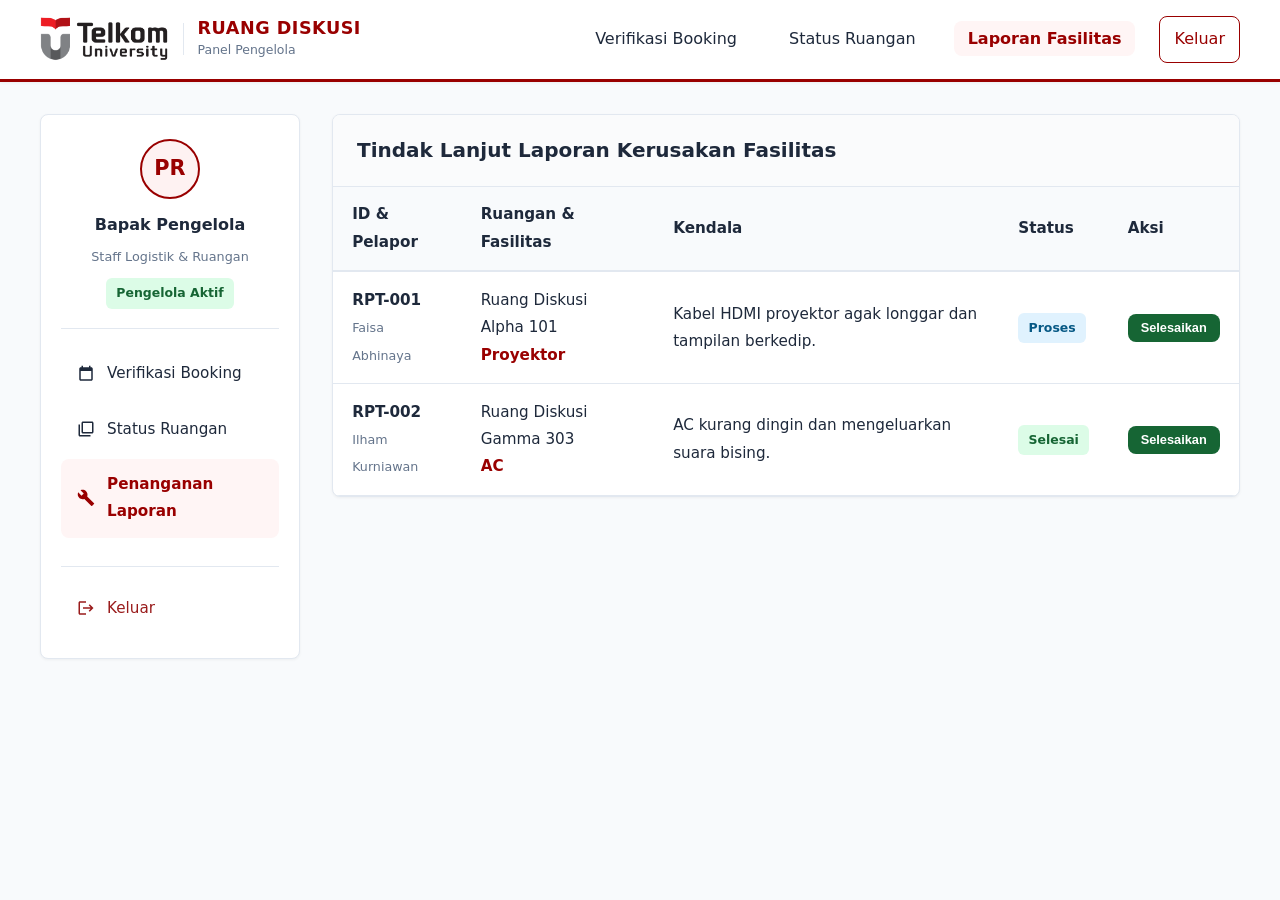
<file: pengelola/laporan.html>
<!DOCTYPE html>
<html lang="id">
<head>
  <meta charset="UTF-8">
  <meta name="viewport" content="width=device-width, initial-scale=1.0">
  <title>Penanganan Laporan - Panel Pengelola</title>
  <link rel="stylesheet" href="../assets/css/style.css">
</head>
<body>

  <!-- Navbar Utama -->
  <nav class="main-navbar">
    <div class="navbar-container">
      <a href="../index.html" class="brand-logo">
        <img src="../assets/img/logo-telkom.png" alt="Logo Telkom University">
        <div class="brand-divider"></div>
        <div class="brand-title">
          <h1>RUANG DISKUSI</h1>
          <span>Panel Pengelola</span>
        </div>
      </a>

      <button class="hamburger-btn" id="hamburgerBtn" aria-label="Toggle menu">
        <span></span>
        <span></span>
        <span></span>
      </button>

      <ul class="nav-links" id="navLinks">
        <li><a href="index.html">Verifikasi Booking</a></li>
        <li><a href="ruangan.html">Status Ruangan</a></li>
        <li><a href="laporan.html" class="active">Laporan Fasilitas</a></li>
        <li><a href="../index.html" class="btn btn-outline btn-sm">Keluar</a></li>
      </ul>
    </div>
  </nav>

  <div class="main-wrapper">
    <div class="dashboard-grid">
      
      <!-- Sidebar Pengelola -->
      <aside class="sidebar">
        <div class="sidebar-profile">
          <div class="profile-avatar" style="background-color: #fef2f2; color: var(--color-secondary);">PR</div>
          <h3 style="font-size: 1rem; font-weight: 700; margin-bottom: 2px;">Bapak Pengelola</h3>
          <span style="font-size: 0.8rem; color: var(--text-muted);">Staff Logistik & Ruangan</span>
          <div style="margin-top: 8px;">
            <span class="badge badge-success">Pengelola Aktif</span>
          </div>
        </div>

        <ul class="sidebar-menu">
          <li>
            <a href="index.html">
              <svg viewBox="0 0 24 24"><path d="M19 3h-1V1h-2v2H8V1H6v2H5c-1.1 0-2 .9-2 2v14c0 1.1.9 2 2 2h14c1.1 0 2-.9 2-2V5c0-1.1-.9-2-2-2zm0 16H5V8h14v11z"/></svg>
              Verifikasi Booking
            </a>
          </li>
          <li>
            <a href="ruangan.html">
              <svg viewBox="0 0 24 24"><path d="M4 6H2v14c0 1.1.9 2 2 2h14v-2H4V6zm16-4H8c-1.1 0-2 .9-2 2v12c0 1.1.9 2 2 2h12c1.1 0 2-.9 2-2V4c0-1.1-.9-2-2-2zm0 14H8V4h12v12z"/></svg>
              Status Ruangan
            </a>
          </li>
          <li>
            <a href="laporan.html" class="active">
              <svg viewBox="0 0 24 24"><path d="M22.7 19l-9.1-9.1c.9-2.3.4-5-1.5-6.9-2-2-5-2.4-7.4-1.3L9 6 6 9 1.6 4.3C.5 6.7.9 9.7 2.9 11.7c1.9 1.9 4.6 2.4 6.9 1.5l9.1 9.1c.4.4 1 .4 1.4 0l2.3-2.3c.5-.4.5-1.1.1-1.4z"/></svg>
              Penanganan Laporan
            </a>
          </li>
          <li style="margin-top: 1.5rem; border-top: 1px solid var(--border-color); padding-top: 1rem;">
            <a href="../index.html" style="color: var(--status-danger-text);">
              <svg viewBox="0 0 24 24"><path d="M17 7l-1.41 1.41L18.17 11H8v2h10.17l-2.58 2.58L17 17l5-5zM4 5h8V3H4c-1.1 0-2 .9-2 2v14c0 1.1.9 2 2 2h8v-2H4V5z"/></svg>
              Keluar
            </a>
          </li>
        </ul>
      </aside>

      <!-- Main Content Area -->
      <main class="content-area">
        
        <div class="card">
          <div class="card-header">
            <h3 class="card-title">Tindak Lanjut Laporan Kerusakan Fasilitas</h3>
          </div>
          <div class="card-body" style="padding: 0;">
            <div class="table-responsive">
              <table class="table">
                <thead>
                  <tr>
                    <th>ID & Pelapor</th>
                    <th>Ruangan & Fasilitas</th>
                    <th>Kendala</th>
                    <th>Status</th>
                    <th>Aksi</th>
                  </tr>
                </thead>
                <tbody id="pengelolaReportTable">
                  <!-- Rendered via JS -->
                </tbody>
              </table>
            </div>
          </div>
        </div>

      </main>
    </div>
  </div>

  

  <script src="../assets/js/main.js"></script>
  <script>
    document.addEventListener('DOMContentLoaded', () => {
      renderPengelolaReports();
    });

    function renderPengelolaReports() {
      const tbody = document.getElementById('pengelolaReportTable');
      tbody.innerHTML = '';

      DATA_LAPORAN.forEach(rep => {
        let badge = 'badge-info';
        if (rep.status === 'Selesai') badge = 'badge-success';

        tbody.innerHTML += `
          <tr>
            <td><strong>${rep.id}</strong><br><small style="color:var(--text-muted);">${rep.pelapor}</small></td>
            <td>${rep.ruangan}<br><strong style="color:var(--color-secondary);">${rep.fasilitas}</strong></td>
            <td>${rep.deskripsi}</td>
            <td><span class="badge ${badge}">${rep.status}</span></td>
            <td>
              <button class="btn btn-success btn-sm" onclick="resolveReport('${rep.id}')">Selesaikan</button>
            </td>
          </tr>
        `;
      });
    }

    function resolveReport(id) {
      const rep = DATA_LAPORAN.find(r => r.id === id);
      if (rep) {
        rep.status = 'Selesai';
        renderPengelolaReports();
        showNotification(`Laporan ${id} ditandai SELESAI.`, 'success');
      }
    }
  </script>
</body>
</html>
</file>
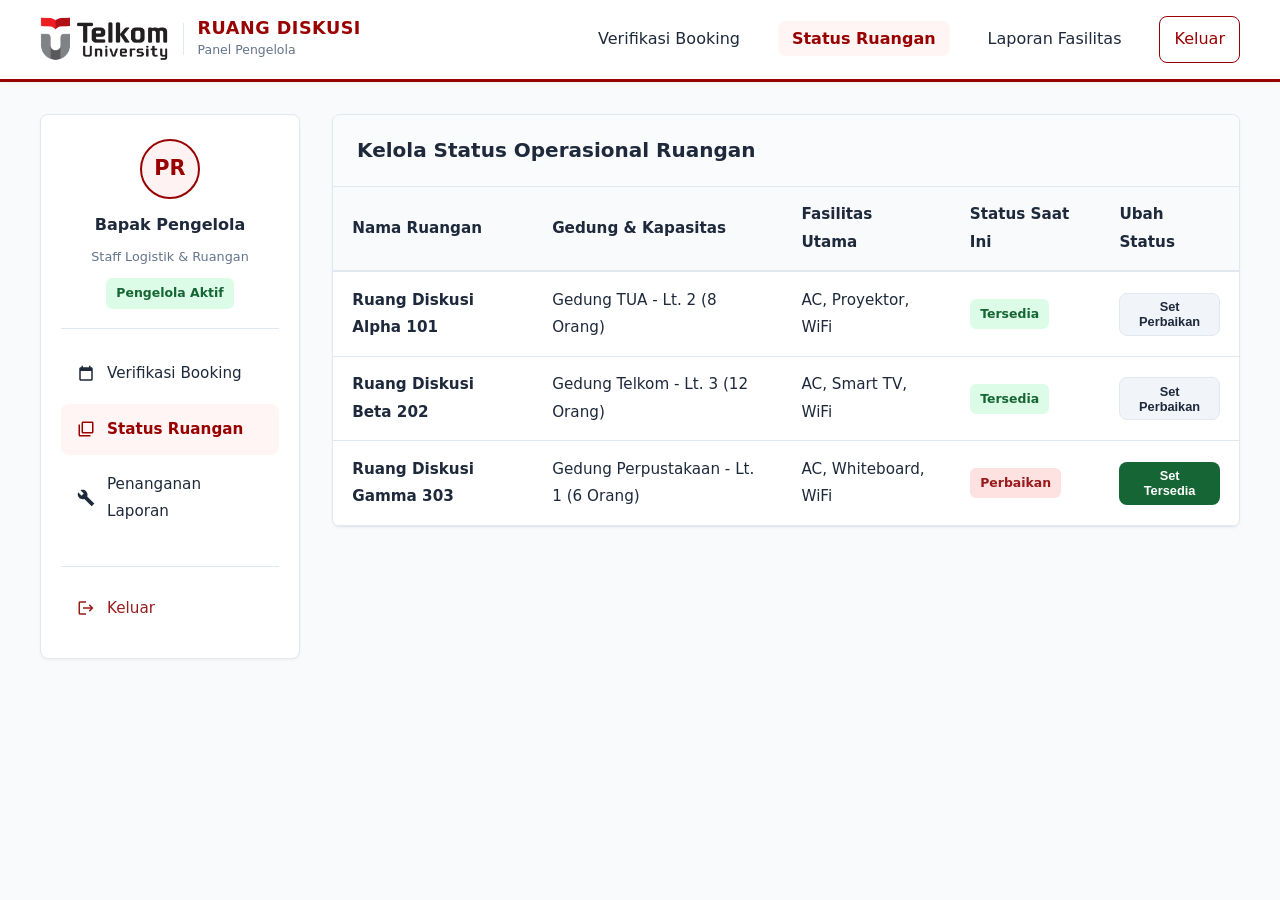
<file: pengelola/ruangan.html>
<!DOCTYPE html>
<html lang="id">
<head>
  <meta charset="UTF-8">
  <meta name="viewport" content="width=device-width, initial-scale=1.0">
  <title>Status Ruangan - Panel Pengelola</title>
  <link rel="stylesheet" href="../assets/css/style.css">
</head>
<body>

  <!-- Navbar Utama -->
  <nav class="main-navbar">
    <div class="navbar-container">
      <a href="../index.html" class="brand-logo">
        <img src="../assets/img/logo-telkom.png" alt="Logo Telkom University">
        <div class="brand-divider"></div>
        <div class="brand-title">
          <h1>RUANG DISKUSI</h1>
          <span>Panel Pengelola</span>
        </div>
      </a>

      <button class="hamburger-btn" id="hamburgerBtn" aria-label="Toggle menu">
        <span></span>
        <span></span>
        <span></span>
      </button>

      <ul class="nav-links" id="navLinks">
        <li><a href="index.html">Verifikasi Booking</a></li>
        <li><a href="ruangan.html" class="active">Status Ruangan</a></li>
        <li><a href="laporan.html">Laporan Fasilitas</a></li>
        <li><a href="../index.html" class="btn btn-outline btn-sm">Keluar</a></li>
      </ul>
    </div>
  </nav>

  <div class="main-wrapper">
    <div class="dashboard-grid">
      
      <!-- Sidebar Pengelola -->
      <aside class="sidebar">
        <div class="sidebar-profile">
          <div class="profile-avatar" style="background-color: #fef2f2; color: var(--color-secondary);">PR</div>
          <h3 style="font-size: 1rem; font-weight: 700; margin-bottom: 2px;">Bapak Pengelola</h3>
          <span style="font-size: 0.8rem; color: var(--text-muted);">Staff Logistik & Ruangan</span>
          <div style="margin-top: 8px;">
            <span class="badge badge-success">Pengelola Aktif</span>
          </div>
        </div>

        <ul class="sidebar-menu">
          <li>
            <a href="index.html">
              <svg viewBox="0 0 24 24"><path d="M19 3h-1V1h-2v2H8V1H6v2H5c-1.1 0-2 .9-2 2v14c0 1.1.9 2 2 2h14c1.1 0 2-.9 2-2V5c0-1.1-.9-2-2-2zm0 16H5V8h14v11z"/></svg>
              Verifikasi Booking
            </a>
          </li>
          <li>
            <a href="ruangan.html" class="active">
              <svg viewBox="0 0 24 24"><path d="M4 6H2v14c0 1.1.9 2 2 2h14v-2H4V6zm16-4H8c-1.1 0-2 .9-2 2v12c0 1.1.9 2 2 2h12c1.1 0 2-.9 2-2V4c0-1.1-.9-2-2-2zm0 14H8V4h12v12z"/></svg>
              Status Ruangan
            </a>
          </li>
          <li>
            <a href="laporan.html">
              <svg viewBox="0 0 24 24"><path d="M22.7 19l-9.1-9.1c.9-2.3.4-5-1.5-6.9-2-2-5-2.4-7.4-1.3L9 6 6 9 1.6 4.3C.5 6.7.9 9.7 2.9 11.7c1.9 1.9 4.6 2.4 6.9 1.5l9.1 9.1c.4.4 1 .4 1.4 0l2.3-2.3c.5-.4.5-1.1.1-1.4z"/></svg>
              Penanganan Laporan
            </a>
          </li>
          <li style="margin-top: 1.5rem; border-top: 1px solid var(--border-color); padding-top: 1rem;">
            <a href="../index.html" style="color: var(--status-danger-text);">
              <svg viewBox="0 0 24 24"><path d="M17 7l-1.41 1.41L18.17 11H8v2h10.17l-2.58 2.58L17 17l5-5zM4 5h8V3H4c-1.1 0-2 .9-2 2v14c0 1.1.9 2 2 2h8v-2H4V5z"/></svg>
              Keluar
            </a>
          </li>
        </ul>
      </aside>

      <!-- Main Content Area -->
      <main class="content-area">
        
        <div class="card">
          <div class="card-header">
            <h3 class="card-title">Kelola Status Operasional Ruangan</h3>
          </div>
          <div class="card-body" style="padding: 0;">
            <div class="table-responsive">
              <table class="table">
                <thead>
                  <tr>
                    <th>Nama Ruangan</th>
                    <th>Gedung & Kapasitas</th>
                    <th>Fasilitas Utama</th>
                    <th>Status Saat Ini</th>
                    <th>Ubah Status</th>
                  </tr>
                </thead>
                <tbody>
                  <tr>
                    <td><strong>Ruang Diskusi Alpha 101</strong></td>
                    <td>Gedung TUA - Lt. 2 (8 Orang)</td>
                    <td>AC, Proyektor, WiFi</td>
                    <td><span class="badge badge-success">Tersedia</span></td>
                    <td>
                      <button class="btn btn-secondary btn-sm" onclick="toggleRoomStatus(this)">Set Perbaikan</button>
                    </td>
                  </tr>
                  <tr>
                    <td><strong>Ruang Diskusi Beta 202</strong></td>
                    <td>Gedung Telkom - Lt. 3 (12 Orang)</td>
                    <td>AC, Smart TV, WiFi</td>
                    <td><span class="badge badge-success">Tersedia</span></td>
                    <td>
                      <button class="btn btn-secondary btn-sm" onclick="toggleRoomStatus(this)">Set Perbaikan</button>
                    </td>
                  </tr>
                  <tr>
                    <td><strong>Ruang Diskusi Gamma 303</strong></td>
                    <td>Gedung Perpustakaan - Lt. 1 (6 Orang)</td>
                    <td>AC, Whiteboard, WiFi</td>
                    <td><span class="badge badge-danger">Perbaikan</span></td>
                    <td>
                      <button class="btn btn-success btn-sm" onclick="toggleRoomStatus(this)">Set Tersedia</button>
                    </td>
                  </tr>
                </tbody>
              </table>
            </div>
          </div>
        </div>

      </main>
    </div>
  </div>

  

  <script src="../assets/js/main.js"></script>
  <script>
    function toggleRoomStatus(btn) {
      if (btn.innerText.includes('Perbaikan')) {
        btn.className = 'btn btn-success btn-sm';
        btn.innerText = 'Set Tersedia';
        btn.closest('tr').querySelector('.badge').className = 'badge badge-danger';
        btn.closest('tr').querySelector('.badge').innerText = 'Perbaikan';
        showNotification('Status ruangan diubah menjadi Perbaikan.', 'warning');
      } else {
        btn.className = 'btn btn-secondary btn-sm';
        btn.innerText = 'Set Perbaikan';
        btn.closest('tr').querySelector('.badge').className = 'badge badge-success';
        btn.closest('tr').querySelector('.badge').innerText = 'Tersedia';
        showNotification('Status ruangan diubah menjadi Tersedia.', 'success');
      }
    }
  </script>
</body>
</html>
</file>
<file: assets/css/style.css>
/* ==========================================================================
   SISTEM PEMESANAN RUANG DISKUSI MAHASISWA
   ========================================================================== */

:root {
  --bg-primary: #ffffff;
  --color-secondary: #990000;       /* Merah Tua Telkom */
  --color-secondary-hover: #7a0000;
  --color-secondary-light: #fff5f5;

  --text-dark: #1e293b;
  --text-muted: #64748b;
  
  --bg-body: #f8fafc;
  --border-color: #e2e8f0;
  --card-bg: #ffffff;

  --status-success-bg: #dcfce7;
  --status-success-text: #166534;
  --status-warning-bg: #fef9c3;
  --status-warning-text: #854d0e;
  --status-danger-bg: #fee2e2;
  --status-danger-text: #991b1b;
  --status-info-bg: #e0f2fe;
  --status-info-text: #075985;

  --font-family: 'Segoe UI', system-ui, -apple-system, sans-serif;
  --shadow-sm: 0 1px 3px rgba(0, 0, 0, 0.05);
  --shadow-md: 0 4px 6px -1px rgba(0, 0, 0, 0.07), 0 2px 4px -1px rgba(0, 0, 0, 0.04);
  --shadow-lg: 0 10px 20px -3px rgba(0, 0, 0, 0.08);
  --radius: 8px;
}

* {
  margin: 0;
  padding: 0;
  box-sizing: border-box;
}

body {
  font-family: var(--font-family);
  background-color: var(--bg-body);
  color: var(--text-dark);
  line-height: 1.8;
  min-height: 100vh;
  font-size: 16px;
}

a {
  color: var(--color-secondary);
  text-decoration: none;
  transition: color 0.2s;
}

a:hover {
  color: var(--color-secondary-hover);
}

/* --------------------------------------------------------------------------
   NAVBAR UTAMA
   -------------------------------------------------------------------------- */
.main-navbar {
  background-color: var(--bg-primary);
  border-bottom: 3px solid var(--color-secondary);
  box-shadow: var(--shadow-sm);
  position: sticky;
  top: 0;
  z-index: 1000;
  width: 100%;
}

.navbar-container {
  width: 100%;
  padding: 1rem 2.5rem;
  display: flex;
  justify-content: space-between;
  align-items: center;
}

.brand-logo {
  display: flex;
  align-items: center;
  gap: 14px;
  text-decoration: none;
}

.brand-logo img {
  height: 44px;
  width: auto;
  object-fit: contain;
}

.brand-divider {
  width: 1px;
  height: 32px;
  background-color: var(--border-color);
}

.brand-title {
  display: flex;
  flex-direction: column;
}

.brand-title h1 {
  font-size: 1.1rem;
  font-weight: 700;
  color: var(--color-secondary);
  line-height: 1.2;
  letter-spacing: 0.5px;
}

.brand-title span {
  font-size: 0.78rem;
  color: var(--text-muted);
}

.nav-links {
  display: flex;
  list-style: none;
  gap: 1.5rem;
  align-items: center;
}

.nav-links a {
  color: var(--text-dark);
  font-weight: 500;
  font-size: 1rem;
  padding: 8px 14px;
  border-radius: var(--radius);
  transition: all 0.2s;
}

.nav-links a:hover,
.nav-links a.active {
  color: var(--color-secondary);
  background-color: var(--color-secondary-light);
  font-weight: 600;
}

.hamburger-btn {
  display: none;
  flex-direction: column;
  gap: 5px;
  background: none;
  border: none;
  cursor: pointer;
  padding: 10px;
  align-items: center;
  justify-content: center;
  width: 44px;
  height: 44px;
  position: relative;
}

.hamburger-btn span {
  width: 24px;
  height: 2px;
  background-color: var(--text-dark);
  border-radius: 2px;
  transition: all 0.3s;
  position: absolute;
}

.hamburger-btn span:nth-child(1) {
  top: 13px;
}

.hamburger-btn span:nth-child(2) {
  top: 21px;
}

.hamburger-btn span:nth-child(3) {
  top: 29px;
}

.hamburger-btn.active span:nth-child(1) {
  transform: rotate(45deg);
  top: 21px;
}

.hamburger-btn.active span:nth-child(2) {
  opacity: 0;
}

.hamburger-btn.active span:nth-child(3) {
  transform: rotate(-45deg);
  top: 21px;
}

/* --------------------------------------------------------------------------
   BUTTONS
   -------------------------------------------------------------------------- */
.btn {
  display: inline-flex;
  align-items: center;
  justify-content: center;
  gap: 8px;
  padding: 0.6rem 1.25rem;
  font-size: 0.9rem;
  font-weight: 600;
  border-radius: var(--radius);
  border: 1px solid transparent;
  cursor: pointer;
  transition: all 0.2s;
  text-decoration: none;
}

.btn-primary {
  background-color: var(--color-secondary);
  color: #ffffff !important;
}

.btn-primary:hover {
  background-color: var(--color-secondary-hover);
  box-shadow: var(--shadow-sm);
}

.btn-outline {
  background-color: transparent;
  border-color: var(--color-secondary);
  color: var(--color-secondary) !important;
}

.btn-outline:hover {
  background-color: var(--color-secondary);
  color: #ffffff !important;
}

.btn-secondary {
  background-color: #f1f5f9;
  color: var(--text-dark);
  border: 1px solid var(--border-color);
}

.btn-secondary:hover {
  background-color: #e2e8f0;
}

.btn-success {
  background-color: #166534;
  color: #ffffff;
}

.btn-success:hover {
  background-color: #14532d;
}

.btn-danger {
  background-color: #b91c1c;
  color: #ffffff;
}

.btn-danger:hover {
  background-color: #991b1b;
}

.btn-sm {
  padding: 0.35rem 0.75rem;
  font-size: 0.8rem;
}

/* --------------------------------------------------------------------------
   LEFT-ALIGNED DASHBOARD LAYOUT (Sidebar di Pojok Kiri & Full Min-Height)
   -------------------------------------------------------------------------- */
.main-wrapper {
  width: 100%;
  margin: 2rem 0;
  padding: 0 2.5rem;
  min-height: calc(100vh - 180px); /* Memastikan tinggi halaman mengisi viewport agar footer terdorong ke bawah */
}

.dashboard-grid {
  display: grid;
  grid-template-columns: 260px 1fr;
  gap: 2rem;
  align-items: start;
  width: 100%;
}

/* Sidebar Panel di Pojok Kiri */
.sidebar {
  background-color: var(--card-bg);
  border: 1px solid var(--border-color);
  border-radius: var(--radius);
  padding: 1.5rem 1.25rem;
  box-shadow: var(--shadow-sm);
  position: sticky;
  top: 90px;
}

.sidebar-profile {
  text-align: center;
  padding-bottom: 1.2rem;
  margin-bottom: 1.2rem;
  border-bottom: 1px solid var(--border-color);
}

.profile-avatar {
  width: 60px;
  height: 60px;
  background-color: var(--color-secondary-light);
  color: var(--color-secondary);
  font-weight: 700;
  font-size: 1.3rem;
  border-radius: 50%;
  display: flex;
  align-items: center;
  justify-content: center;
  margin: 0 auto 0.75rem auto;
  border: 2px solid var(--color-secondary);
}

.sidebar-menu {
  list-style: none;
  display: flex;
  flex-direction: column;
  gap: 4px;
}

.sidebar-menu a {
  display: flex;
  align-items: center;
  gap: 12px;
  padding: 0.75rem 1rem;
  color: var(--text-dark);
  border-radius: var(--radius);
  font-size: 0.95rem;
  font-weight: 500;
}

.sidebar-menu a:hover,
.sidebar-menu a.active {
  background-color: var(--color-secondary-light);
  color: var(--color-secondary);
  font-weight: 600;
}

.sidebar-menu svg {
  width: 18px;
  height: 18px;
  fill: currentColor;
  flex-shrink: 0;
}

/* Content Area */
.content-area {
  display: flex;
  flex-direction: column;
  gap: 1.75rem;
  width: 100%;
}

/* --------------------------------------------------------------------------
   CARDS & STATS
   -------------------------------------------------------------------------- */
.stats-grid {
  display: grid;
  grid-template-columns: repeat(auto-fit, minmax(200px, 1fr));
  gap: 1.25rem;
}

.stat-card {
  background-color: var(--card-bg);
  border: 1px solid var(--border-color);
  border-left: 4px solid var(--color-secondary);
  border-radius: var(--radius);
  padding: 1.25rem 1.5rem;
  box-shadow: var(--shadow-sm);
}

.stat-title {
  font-size: 0.8rem;
  color: var(--text-muted);
  text-transform: uppercase;
  letter-spacing: 0.5px;
  font-weight: 700;
}

.stat-value {
  font-size: 1.8rem;
  font-weight: 800;
  color: var(--text-dark);
  margin: 0.2rem 0;
}

.card {
  background-color: var(--card-bg);
  border: 1px solid var(--border-color);
  border-radius: var(--radius);
  box-shadow: var(--shadow-sm);
  overflow: hidden;
}

.card-header {
  padding: 1.1rem 1.5rem;
  background-color: #fafbfc;
  border-bottom: 1px solid var(--border-color);
  display: flex;
  justify-content: space-between;
  align-items: center;
}

.card-title {
  font-size: 1.25rem;
  font-weight: 700;
  color: var(--text-dark);
}

.card-body {
  padding: 1.5rem;
}

/* --------------------------------------------------------------------------
   TABLES & BADGES
   -------------------------------------------------------------------------- */
.table-responsive {
  width: 100%;
  overflow-x: auto;
}

.table {
  width: 100%;
  border-collapse: collapse;
  text-align: left;
  font-size: 0.95rem;
}

.table th {
  background-color: #f8fafc;
  color: var(--text-dark);
  font-weight: 700;
  padding: 0.9rem 1.2rem;
  border-bottom: 2px solid var(--border-color);
}

.table td {
  padding: 0.9rem 1.2rem;
  border-bottom: 1px solid var(--border-color);
  vertical-align: middle;
}

.table tbody tr:hover {
  background-color: #fdf2f255;
}

.badge {
  display: inline-flex;
  align-items: center;
  gap: 6px;
  padding: 0.25rem 0.65rem;
  font-size: 0.78rem;
  font-weight: 600;
  border-radius: 6px;
}

.badge-success { background-color: var(--status-success-bg); color: var(--status-success-text); }
.badge-warning { background-color: var(--status-warning-bg); color: var(--status-warning-text); }
.badge-danger { background-color: var(--status-danger-bg); color: var(--status-danger-text); }
.badge-info { background-color: var(--status-info-bg); color: var(--status-info-text); }
.badge-secondary { background-color: #f1f5f9; color: var(--text-muted); }

/* Toast Notifications */
.toast {
  display: block;
  padding: 14px 18px;
  font-size: 0.95rem;
  font-weight: 500;
  border-radius: 8px;
  box-shadow: 0 4px 16px rgba(0, 0, 0, 0.15);
  margin-bottom: 12px;
  animation: slideIn 0.3s ease-out;
  line-height: 1.5;
}

.toast-success { background-color: var(--status-success-bg); color: var(--status-success-text); }
.toast-warning { background-color: var(--status-warning-bg); color: var(--status-warning-text); }
.toast-danger { background-color: var(--status-danger-bg); color: var(--status-danger-text); }
.toast-info { background-color: var(--status-info-bg); color: var(--status-info-text); }

@keyframes slideIn {
  from {
    opacity: 0;
    transform: translateX(20px);
  }
  to {
    opacity: 1;
    transform: translateX(0);
  }
}

/* --------------------------------------------------------------------------
   FORMS
   -------------------------------------------------------------------------- */
.form-group {
  margin-bottom: 1.25rem;
}

.form-label {
  display: block;
  font-size: 0.88rem;
  font-weight: 600;
  color: var(--text-dark);
  margin-bottom: 0.4rem;
}

.form-control,
.form-select {
  width: 100%;
  padding: 0.65rem 0.9rem;
  font-size: 0.9rem;
  font-family: inherit;
  border: 1px solid var(--border-color);
  border-radius: var(--radius);
  background-color: #ffffff;
  color: var(--text-dark);
  transition: border-color 0.2s, box-shadow 0.2s;
}

.form-control:focus,
.form-select:focus {
  outline: none;
  border-color: var(--color-secondary);
  box-shadow: 0 0 0 3px rgba(153, 0, 0, 0.12);
}

.form-row {
  display: grid;
  grid-template-columns: repeat(auto-fit, minmax(220px, 1fr));
  gap: 1rem;
}

/* --------------------------------------------------------------------------
   ROOM CATALOG GRID
   -------------------------------------------------------------------------- */
.room-grid {
  display: grid;
  grid-template-columns: repeat(auto-fill, minmax(280px, 1fr));
  gap: 1.5rem;
}

.room-card {
  background-color: var(--card-bg);
  border: 1px solid var(--border-color);
  border-radius: var(--radius);
  overflow: hidden;
  display: flex;
  flex-direction: column;
  transition: transform 0.2s, box-shadow 0.2s;
}

.room-card:hover {
  transform: translateY(-3px);
  box-shadow: var(--shadow-md);
}

.room-img-placeholder {
  height: 160px;
  background-color: #f1f5f9;
  display: flex;
  align-items: center;
  justify-content: center;
  color: var(--text-muted);
  border-bottom: 1px solid var(--border-color);
  position: relative;
}

.room-capacity-tag {
  position: absolute;
  top: 10px;
  right: 10px;
  background-color: rgba(30, 41, 59, 0.85);
  color: #ffffff;
  padding: 3px 8px;
  border-radius: 6px;
  font-size: 0.75rem;
  font-weight: 600;
}

.room-content {
  padding: 1.25rem;
  display: flex;
  flex-direction: column;
  flex: 1;
}

.room-title {
  font-size: 1.1rem;
  font-weight: 700;
  color: var(--text-dark);
  margin-bottom: 0.3rem;
}

.room-location {
  font-size: 0.82rem;
  color: var(--text-muted);
  margin-bottom: 0.8rem;
}

.room-facilities {
  display: flex;
  flex-wrap: wrap;
  gap: 6px;
  margin-bottom: 1.2rem;
}

.facility-tag {
  background-color: #f8fafc;
  color: var(--text-dark);
  font-size: 0.75rem;
  padding: 2px 8px;
  border-radius: 6px;
  border: 1px solid var(--border-color);
}

.room-footer {
  margin-top: auto;
  display: flex;
  justify-content: space-between;
  align-items: center;
  padding-top: 0.8rem;
  border-top: 1px solid var(--border-color);
}

/* --------------------------------------------------------------------------
   MODAL DIALOG
   -------------------------------------------------------------------------- */
.modal-backdrop {
  display: none;
  position: fixed;
  top: 0;
  left: 0;
  width: 100%;
  height: 100%;
  background-color: rgba(0, 0, 0, 0.5);
  z-index: 2000;
  align-items: center;
  justify-content: center;
  padding: 1rem;
}

.modal-backdrop.show {
  display: flex;
}

.modal-card {
  background-color: #ffffff;
  border-radius: var(--radius);
  width: 100%;
  max-width: 520px;
  box-shadow: var(--shadow-lg);
  overflow: hidden;
  animation: modalSlide 0.2s ease-out;
}

@keyframes modalSlide {
  from { transform: translateY(-20px); opacity: 0; }
  to { transform: translateY(0); opacity: 1; }
}

.modal-header {
  background-color: var(--color-secondary-light);
  border-bottom: 1px solid var(--border-color);
  padding: 1rem 1.25rem;
  display: flex;
  justify-content: space-between;
  align-items: center;
}

.modal-header h3 {
  font-size: 1.05rem;
  color: var(--color-secondary);
}

.modal-close {
  background: none;
  border: none;
  font-size: 1.4rem;
  cursor: pointer;
  color: var(--text-muted);
}

.modal-body {
  padding: 1.25rem;
}

.modal-footer {
  padding: 0.8rem 1.25rem;
  background-color: #f8fafc;
  border-top: 1px solid var(--border-color);
  display: flex;
  justify-content: flex-end;
  gap: 8px;
}

/* --------------------------------------------------------------------------
   HOMEPAGE RESPONSIVE OVERRIDES
   -------------------------------------------------------------------------- */
@media (max-width: 768px) {
  /* Hero Section - single column */
  .hero-grid {
    grid-template-columns: 1fr !important;
    gap: 2rem !important;
  }
  
  /* Hero stats - stack vertical */
  .hero-stats {
    grid-template-columns: 1fr !important;
    gap: 1rem !important;
    padding: 1.5rem !important;
  }
  
  .hero-stats > div {
    border: none !important;
    border-bottom: 1px solid var(--border-color) !important;
    padding: 1rem 0 !important;
  }
  
  .hero-stats > div:last-child {
    border-bottom: none !important;
  }
  
  /* Hero form - single column */
  .hero-form-grid {
    grid-template-columns: 1fr !important;
    gap: 0.75rem !important;
  }
  
  /* Features grid - single column */
  .features-grid {
    grid-template-columns: 1fr !important;
    gap: 1.5rem !important;
  }
  
  /* Process grid - already uses auto-fit, just adjust gap */
  .process-grid {
    gap: 1.5rem !important;
  }
  
  /* Hero section padding */
  .hero-section {
    padding: 3rem 1rem !important;
  }
  
  /* CTA buttons */
  .cta-buttons {
    flex-direction: column !important;
  }
  
  .cta-buttons .btn {
    width: 100%;
    text-align: center;
  }
}

@media (max-width: 480px) {
  .hero-section {
    padding: 2rem 0.75rem !important;
  }
  
  .hero-title {
    font-size: 1.5rem !important;
  }
  
  .feature-card, .process-card {
    padding: 1.5rem !important;
  }
}

/* --------------------------------------------------------------------------
   NAVBAR RESPONSIVE
   -------------------------------------------------------------------------- */
@media (max-width: 768px) {
  /* Navbar */
  .main-navbar {
    position: relative;
  }
  
  .navbar-container {
    padding: 1rem;
    flex-direction: row;
    justify-content: space-between;
    align-items: center;
  }
  
  .brand-logo {
    width: auto;
  }
  
  .brand-logo img {
    height: 36px;
  }
  
  .brand-title h1 {
    font-size: 0.9rem;
  }
  
  .brand-title span {
    font-size: 0.7rem;
  }
  
  .hamburger-btn {
    display: flex;
  }
  
  .nav-links {
    display: none;
    position: absolute;
    top: 100%;
    left: 0;
    right: 0;
    background-color: var(--bg-primary);
    flex-direction: column;
    width: 100%;
    gap: 0;
    padding: 0;
    border-bottom: 1px solid var(--border-color);
    box-shadow: var(--shadow-sm);
  }
  
  .nav-links.active {
    display: flex;
  }
  
  .nav-links li {
    width: 100%;
    border-bottom: 1px solid var(--border-color);
  }
  
  .nav-links li:last-child {
    border-bottom: none;
  }
  
  .nav-links a {
    display: block;
    width: 100%;
    font-size: 0.9rem;
    padding: 1rem;
    border-radius: 0;
  }
  
  /* Layout */
  .main-wrapper {
    padding: 1rem;
    margin: 1rem 0;
  }
  
  .dashboard-grid {
    grid-template-columns: 1fr;
    gap: 1.5rem;
  }
  
  .sidebar {
    display: none;
  }
  
  .main-content-full {
    width: 100%;
  }
  
  /* Forms */
  .form-row {
    grid-template-columns: 1fr;
    gap: 0.75rem;
  }
  
  .form-group {
    margin-bottom: 1rem;
  }
  
  .form-label {
    font-size: 0.85rem;
  }
  
  .form-control,
  .form-select {
    font-size: 0.85rem;
    padding: 0.55rem 0.75rem;
  }
  
  /* Cards & Tables */
  .stats-grid {
    grid-template-columns: repeat(2, 1fr);
    gap: 1rem;
  }
  
  .stat-card {
    padding: 1rem;
  }
  
  .stat-value {
    font-size: 1.5rem;
  }
  
  .card-header {
    padding: 1rem;
    flex-direction: column;
    gap: 0.5rem;
    align-items: flex-start;
  }
  
  .card-body {
    padding: 1rem;
  }
  
  .table {
    font-size: 0.85rem;
  }
  
  .table th,
  .table td {
    padding: 0.7rem 0.8rem;
  }
  
  .btn-sm {
    padding: 0.3rem 0.6rem;
    font-size: 0.75rem;
  }
  
  /* Room Grid */
  .room-grid {
    grid-template-columns: 1fr;
    gap: 1rem;
  }
  
  .room-img-placeholder {
    height: 120px;
  }
  
  .room-content {
    padding: 1rem;
  }
  
  /* Profile Avatar */
  .profile-avatar {
    width: 50px;
    height: 50px;
    font-size: 1.1rem;
  }
  
  .sidebar-profile {
    font-size: 0.9rem;
  }
  
  .sidebar-menu a {
    font-size: 0.9rem;
    padding: 0.65rem 0.85rem;
  }
  
  /* Modal */
  .modal-card {
    max-width: 90%;
    margin: 0;
  }
  
  .modal-backdrop {
    padding: 0.5rem;
  }
}

@media (max-width: 480px) {
  /* Extra small screens */
  .navbar-container {
    padding: 0.75rem;
  }
  
  .brand-title h1 {
    font-size: 0.85rem;
  }
  
  .brand-title span {
    font-size: 0.7rem;
  }
  
  .main-wrapper {
    padding: 0.75rem;
  }
  
  .card-header {
    padding: 0.75rem;
  }
  
  .card-body {
    padding: 0.75rem;
  }
  
  .stats-grid {
    grid-template-columns: 1fr;
  }
  
  .table {
    font-size: 0.8rem;
  }
  
  .table th,
  .table td {
    padding: 0.6rem 0.5rem;
  }
  
  .btn {
    padding: 0.5rem 1rem;
    font-size: 0.8rem;
  }
  
  .btn-sm {
    padding: 0.25rem 0.5rem;
    font-size: 0.7rem;
  }
  
  .form-control,
  .form-select {
    font-size: 0.8rem;
  }
  
  .modal-card {
    max-width: 95%;
  }
}
</file>
